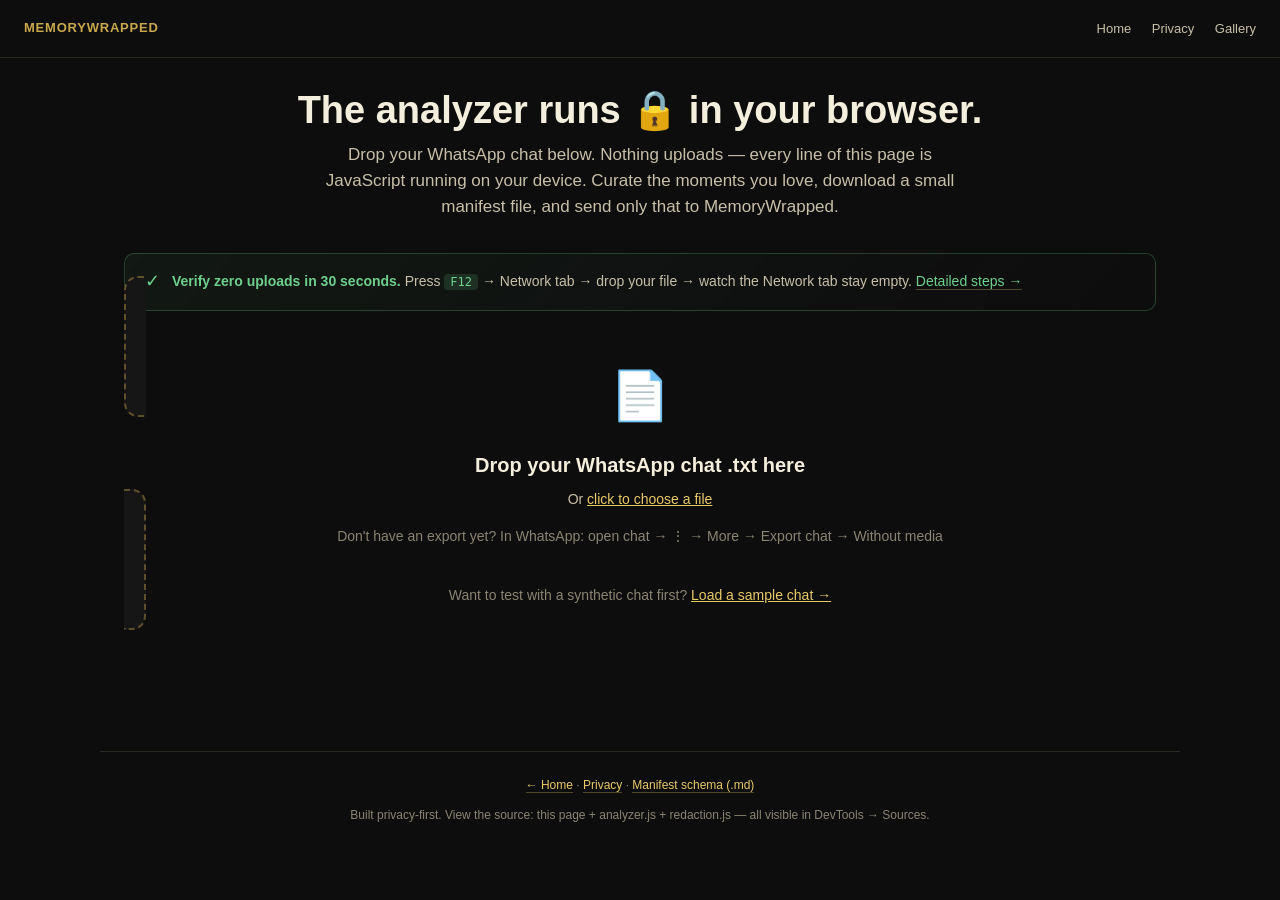
<file: analyzer/index.html>
<!DOCTYPE html>
<html lang="en">
<head>
  <meta charset="UTF-8">
  <meta name="viewport" content="width=device-width, initial-scale=1.0">
  <title>Analyzer — MemoryWrapped (runs in your browser)</title>
  <meta name="description" content="The MemoryWrapped chat analyzer. Runs 100% in your browser. Your chat never uploads anywhere. Verify with DevTools.">
  <link rel="stylesheet" href="styles.css">
</head>
<body>
  <header class="topnav">
    <a href="/" class="brand">MemoryWrapped</a>
    <nav class="nav-links">
      <a href="/">Home</a>
      <a href="/privacy.html">Privacy</a>
      <a href="/card_gallery.html">Gallery</a>
    </nav>
  </header>

  <main>
    <section class="hero">
      <h1>The analyzer runs <span class="lock">🔒</span> in your browser.</h1>
      <p class="lead">Drop your WhatsApp chat below. Nothing uploads — every line of this page is JavaScript running on your device. Curate the moments you love, download a small manifest file, and send only that to MemoryWrapped.</p>
    </section>

    <div class="verify-banner">
      <span class="icon">✓</span>
      <div>
        <b>Verify zero uploads in 30 seconds.</b> Press <code>F12</code> → Network tab → drop your file → watch the Network tab stay empty. <a href="/privacy.html#verify" style="color: var(--good);">Detailed steps →</a>
      </div>
    </div>

    <!-- Step 1: Drop zone -->
    <section id="step-drop">
      <label class="drop-zone" id="dropZone" for="fileInput">
        <input type="file" id="fileInput" accept=".txt,text/plain">
        <div class="icon">📄</div>
        <div class="big">Drop your WhatsApp chat .txt here</div>
        <div class="small">Or <span class="small-link">click to choose a file</span></div>
        <div class="small" style="margin-top: 16px; color: var(--ink-mute);">
          Don't have an export yet? In WhatsApp: open chat → ⋮ → More → Export chat → Without media
        </div>
      </label>
      <div class="try-sample">
        Want to test with a synthetic chat first? <a href="#" id="loadSampleLink">Load a sample chat →</a>
      </div>
      <div class="error hidden" id="dropError"></div>
    </section>

    <!-- Step 2: Results -->
    <section id="step-results" class="hidden">
      <div class="results-header">
        <h2 id="resultsTitle">Your chat, analyzed locally</h2>
        <p style="color: var(--ink-soft); font-size: 14px;" id="resultsSubtitle">Toggle ✅ on the moments you'd love to see on a card. Sensitive items are pre-locked 🔒 for you.</p>
        <div class="stats-grid" id="statsGrid"></div>
      </div>

      <div class="tabs" id="tabs">
        <button class="tab active" data-panel="quotes">Quotes <span class="count" id="cntQuotes">0</span></button>
        <button class="tab" data-panel="milestones">Milestones <span class="count" id="cntMilestones">0</span></button>
        <button class="tab" data-panel="motifs">Motifs <span class="count" id="cntMotifs">0</span></button>
        <button class="tab" data-panel="emojis">Emojis <span class="count" id="cntEmojis">0</span></button>
      </div>

      <div class="tab-panel active" id="panel-quotes"></div>
      <div class="tab-panel" id="panel-milestones"></div>
      <div class="tab-panel" id="panel-motifs"></div>
      <div class="tab-panel" id="panel-emojis"><div class="emoji-grid" id="emojiGrid"></div></div>

      <section class="user-inputs">
        <h3>About this keepsake</h3>
        <div class="field">
          <label for="inpTitle">Title (cover)</label>
          <input type="text" id="inpTitle" placeholder="e.g. Aarav & Meera">
        </div>
        <div class="field">
          <label for="inpSubtitle">Subtitle (optional)</label>
          <input type="text" id="inpSubtitle" placeholder="e.g. Six years, told in messages">
        </div>
        <div class="field-row">
          <div class="field">
            <label for="inpOccasion">Occasion</label>
            <select id="inpOccasion">
              <option value="anniversary">Anniversary</option>
              <option value="birthday">Birthday</option>
              <option value="friendship">Friendship</option>
              <option value="wedding">Wedding</option>
              <option value="other">Other</option>
            </select>
          </div>
          <div class="field">
            <label for="inpTone">Tone</label>
            <select id="inpTone">
              <option value="balanced">Balanced</option>
              <option value="romantic">Romantic</option>
              <option value="funny">Funny</option>
              <option value="emotional">Emotional</option>
              <option value="savage">Savage</option>
            </select>
          </div>
        </div>
        <div class="field-row">
          <div class="field">
            <label for="inpTheme">Theme</label>
            <select id="inpTheme">
              <option value="rose_gold">Rose + Gold</option>
              <option value="sunset">Sunset</option>
              <option value="mint_blush">Mint + Blush</option>
              <option value="custom">Custom (describe below)</option>
            </select>
          </div>
          <div class="field">
            <label for="inpTier">Tier</label>
            <select id="inpTier">
              <option value="mini">Mini — 6 cards (₹499)</option>
              <option value="wrapped" selected>Wrapped — 14 cards (₹999)</option>
              <option value="premium">Premium — 20 cards + website (₹2,999)</option>
            </select>
          </div>
        </div>
        <div class="field">
          <label for="inpNotes">Notes for the designer (optional)</label>
          <textarea id="inpNotes" placeholder="Anything to know? Topics to avoid, must-include vibes, color preferences..."></textarea>
        </div>
      </section>

      <div class="generate-row">
        <div class="approval-summary">
          You've approved <b id="approvedTotal">0</b> moments. <span id="needMoreHint" style="color: var(--ink-mute);">Pick a few more for a richer keepsake.</span>
        </div>
        <button class="btn-generate" id="btnGenerate" disabled>Generate Manifest →</button>
      </div>
    </section>

    <!-- Step 3: Success -->
    <section id="step-success" class="hidden">
      <div class="success-panel">
        <h3>✓ Manifest ready.</h3>
        <p>Your downloaded file:</p>
        <div class="filename" id="downloadedFilename">MW_manifest_*.json</div>
        <p style="margin-top: 16px;">Send this file to MemoryWrapped via DM (<a href="https://www.instagram.com/getmemorywrapped/">@getmemorywrapped</a>) or WhatsApp. That's the only thing you ever send us — your raw chat stays with you.</p>
        <p style="margin-top: 24px; color: var(--ink-mute); font-size: 13px;">
          Want to start over with a different chat? <a href="#" id="resetLink">Reset analyzer →</a>
        </p>
      </div>
    </section>
  </main>

  <footer class="page-footer">
    <p><a href="/">← Home</a> · <a href="/privacy.html">Privacy</a> · <a href="manifest_schema.md">Manifest schema (.md)</a></p>
    <p style="margin-top: 12px;">Built privacy-first. View the source: this page + analyzer.js + redaction.js — all visible in DevTools → Sources.</p>
  </footer>

  <!-- The verifiability log -->
  <script>
    console.log("%cMemoryWrapped analyzer: 100% local. No network. Verify in DevTools Network tab.", "color: #6ECF8C; font-size: 14px; font-weight: bold;");
    console.log("Source files: index.html, analyzer.js, redaction.js, styles.css, manifest_schema.md");
    console.log("Open Network tab and drop your chat. The tab will stay empty during parsing.");
  </script>

  <!-- Main app glue -->
  <script type="module">
    import { parseChat, analyze, buildManifest } from "./analyzer.js";

    const state = {
      analysis: null,
      approvals: { quotes: {}, milestones: {}, motifs: {}, emojis: {} },
      // Sensible defaults for what's pre-approved
    };

    const $ = (id) => document.getElementById(id);

    function show(id) { $(id).classList.remove("hidden"); }
    function hide(id) { $(id).classList.add("hidden"); }

    /* DROP ZONE WIRING */
    const dropZone = $("dropZone");
    const fileInput = $("fileInput");
    const dropError = $("dropError");

    function showError(msg) {
      dropError.textContent = msg;
      dropError.classList.remove("hidden");
    }
    function clearError() {
      dropError.classList.add("hidden");
      dropError.textContent = "";
    }

    dropZone.addEventListener("dragover", (e) => {
      e.preventDefault();
      dropZone.classList.add("dragover");
    });
    dropZone.addEventListener("dragleave", () => dropZone.classList.remove("dragover"));
    dropZone.addEventListener("drop", (e) => {
      e.preventDefault();
      dropZone.classList.remove("dragover");
      const file = e.dataTransfer.files[0];
      if (file) handleFile(file);
    });
    fileInput.addEventListener("change", (e) => {
      const file = e.target.files[0];
      if (file) handleFile(file);
    });

    function handleFile(file) {
      clearError();
      if (!file.name.toLowerCase().endsWith(".txt")) {
        showError("Please drop a .txt file (WhatsApp export). PDFs, images, and zips aren't supported.");
        return;
      }
      if (file.size > 25 * 1024 * 1024) {
        showError("File is larger than 25 MB. Try exporting without media attached.");
        return;
      }
      const reader = new FileReader();
      reader.onload = (ev) => processChat(ev.target.result);
      reader.onerror = () => showError("Couldn't read the file. Try again or use a different file.");
      reader.readAsText(file);
    }

    /* INLINE SAMPLE — embedded directly in the page so loading the sample
       triggers ZERO network calls. Keeps the privacy demo airtight even when
       users try the sample first. They can verify in DevTools Network tab. */
    const SAMPLE_CHAT = `15/01/2020, 9:42 pm - Aarav: hi
15/01/2020, 9:43 pm - Meera: hey :)
20/01/2020, 11:15 pm - Aarav: dinner tomorrow?
20/01/2020, 11:17 pm - Meera: yes please, biryani
14/02/2020, 8:30 am - Aarav: good morning
14/02/2020, 8:31 am - Meera: morning jaan ❤️
02/05/2020, 10:12 pm - Aarav: i love you
02/05/2020, 10:13 pm - Meera: i love you more
15/08/2020, 6:45 pm - Aarav: reached home
15/08/2020, 6:46 pm - Meera: take care, eat dinner
20/12/2020, 11:30 pm - Aarav: missing you
20/12/2020, 11:32 pm - Meera: come over tomorrow
03/03/2021, 9:00 am - Meera: good morning ☀️
03/03/2021, 9:05 am - Aarav: good morning love
15/06/2021, 8:15 pm - Aarav: movie tonight?
15/06/2021, 8:16 pm - Meera: yes! my pick this time
01/01/2022, 12:00 am - Aarav: happy new year wifey 🥂
01/01/2022, 12:01 am - Meera: happy new year husband ❤️🎉
20/03/2024, 7:30 pm - Aarav: i'm sorry about earlier
20/03/2024, 7:32 pm - Meera: forgiven. always
04/04/2025, 6:00 pm - Aarav: 5 years tomorrow
04/04/2025, 6:01 pm - Meera: i know. and a thousand more
05/04/2025, 9:00 am - Meera: anniversary breakfast?
05/04/2025, 9:01 am - Aarav: making it now
30/04/2026, 10:45 pm - Aarav: every day with you is the highlight
30/04/2026, 10:46 pm - Meera: you're my person.`;

    $("loadSampleLink").addEventListener("click", (e) => {
      e.preventDefault();
      clearError();
      processChat(SAMPLE_CHAT);
    });

    function processChat(chatText) {
      try {
        const messages = parseChat(chatText);
        if (messages.length === 0) {
          showError("No messages were parsed. Are you sure this is a WhatsApp .txt export? The first line should look like: 15/01/2020, 9:42 pm - Name: hi");
          return;
        }
        const analysis = analyze(messages);
        state.analysis = analysis;
        initApprovals(analysis);
        renderResults(analysis);
        hide("step-drop");
        show("step-results");
        $("inpTitle").value = analysis.participants.join(" & ");
      } catch (err) {
        showError("Something went wrong: " + err.message);
        console.error(err);
      }
    }

    /* APPROVAL DEFAULTS — non-sensitive items pre-approved */
    function initApprovals(analysis) {
      for (const q of analysis.quotes) state.approvals.quotes[q.id] = !q.sensitive;
      for (const m of analysis.milestones) state.approvals.milestones[m.id] = !m.sensitive;
      for (const m of analysis.motifs) state.approvals.motifs[m.id] = !m.sensitive;
      for (const e of analysis.topEmojis) state.approvals.emojis[e.emoji] = true;
    }

    /* RENDERING */
    function renderResults(analysis) {
      // Stats
      const sg = $("statsGrid");
      sg.innerHTML = "";
      const stats = [
        ["totalMessages", "Messages"],
        ["totalDaysActive", "Days active"],
        ["longestStreakDays", "Longest streak"],
        ["peakHour", "Peak hour"],
        ["peakWeekday", "Peak day"],
        ["mediaCount", "Media shared"],
      ];
      for (const [key, label] of stats) {
        const value = analysis.stats[key];
        const el = document.createElement("div");
        el.className = "stat";
        el.innerHTML = `<span class="num">${typeof value === "number" ? value.toLocaleString() : value}</span><span class="label">${label}</span>`;
        sg.appendChild(el);
      }

      $("cntQuotes").textContent = `(${analysis.quotes.length})`;
      $("cntMilestones").textContent = `(${analysis.milestones.length})`;
      $("cntMotifs").textContent = `(${analysis.motifs.length})`;
      $("cntEmojis").textContent = `(${analysis.topEmojis.length})`;

      renderQuotes();
      renderMilestones();
      renderMotifs();
      renderEmojis();
      updateApprovalSummary();
    }

    function renderQuotes() {
      const panel = $("panel-quotes");
      panel.innerHTML = "";
      for (const q of state.analysis.quotes) {
        panel.appendChild(buildMoment("quotes", q, q.text, [
          { kind: "quote", text: "Quote" },
          ...(q.sensitive ? [{ kind: "lock", text: "🔒 Sensitive — review carefully" }] : []),
          ...(q.redacted ? [{ kind: "redacted", text: "Auto-redacted" }] : []),
        ], `${q.sender} · ${q.date}`));
      }
    }

    function renderMilestones() {
      const panel = $("panel-milestones");
      panel.innerHTML = "";
      for (const m of state.analysis.milestones) {
        panel.appendChild(buildMoment("milestones", m, `${m.title}: "${m.sample}"`, [
          { kind: "kind", text: "Milestone" },
          ...(m.sensitive ? [{ kind: "lock", text: "🔒 Sensitive" }] : []),
        ], `${m.sender} · ${m.date}`));
      }
    }

    function renderMotifs() {
      const panel = $("panel-motifs");
      panel.innerHTML = "";
      for (const m of state.analysis.motifs) {
        panel.appendChild(buildMoment("motifs", m, `${m.label}: ${m.count} times. First sample: "${m.sample}"`, [
          { kind: "kind", text: "Motif" },
          ...(m.sensitive ? [{ kind: "lock", text: "🔒 Sensitive" }] : []),
        ], `${m.firstSender} · first on ${m.firstDate}`));
      }
    }

    function renderEmojis() {
      const grid = $("emojiGrid");
      grid.innerHTML = "";
      for (const e of state.analysis.topEmojis) {
        const el = document.createElement("label");
        el.className = "emoji-item" + (state.approvals.emojis[e.emoji] ? " approved" : "");
        el.innerHTML = `
          <input type="checkbox" data-emoji="${e.emoji.replace(/"/g, "&quot;")}" ${state.approvals.emojis[e.emoji] ? "checked" : ""}>
          <span class="big-emoji">${e.emoji}</span>
          <span class="count">${e.count}×</span>
        `;
        el.querySelector("input").addEventListener("change", (ev) => {
          state.approvals.emojis[e.emoji] = ev.target.checked;
          el.classList.toggle("approved", ev.target.checked);
          updateApprovalSummary();
        });
        grid.appendChild(el);
      }
    }

    function buildMoment(bucket, item, text, badges, meta) {
      const el = document.createElement("label");
      const approved = state.approvals[bucket][item.id];
      el.className = "moment" + (approved ? " approved" : "") + (item.sensitive ? " sensitive" : "");
      const badgeHtml = badges.map(b => `<span class="badge ${b.kind}">${b.text}</span>`).join("");
      el.innerHTML = `
        <input type="checkbox" data-id="${item.id}" ${approved ? "checked" : ""}>
        <div class="body">
          <div class="text">${escapeHtml(text)}</div>
          <div class="meta"><span class="sender">${escapeHtml(meta)}</span></div>
          <div class="badges">${badgeHtml}</div>
        </div>
      `;
      el.querySelector("input").addEventListener("change", (ev) => {
        state.approvals[bucket][item.id] = ev.target.checked;
        el.classList.toggle("approved", ev.target.checked);
        updateApprovalSummary();
      });
      return el;
    }

    function escapeHtml(s) {
      return String(s).replace(/[&<>"']/g, (c) => ({
        "&": "&amp;", "<": "&lt;", ">": "&gt;", '"': "&quot;", "'": "&#39;"
      }[c]));
    }

    /* TAB SWITCHING */
    document.querySelectorAll(".tab").forEach((tab) => {
      tab.addEventListener("click", () => {
        document.querySelectorAll(".tab").forEach(t => t.classList.remove("active"));
        document.querySelectorAll(".tab-panel").forEach(p => p.classList.remove("active"));
        tab.classList.add("active");
        $(`panel-${tab.dataset.panel}`).classList.add("active");
      });
    });

    /* APPROVAL SUMMARY + BUTTON STATE */
    function countApproved() {
      const q = Object.values(state.approvals.quotes).filter(Boolean).length;
      const ms = Object.values(state.approvals.milestones).filter(Boolean).length;
      const mo = Object.values(state.approvals.motifs).filter(Boolean).length;
      const em = Object.values(state.approvals.emojis).filter(Boolean).length;
      return { quotes: q, milestones: ms, motifs: mo, emojis: em, total: q + ms + mo + em };
    }
    function updateApprovalSummary() {
      const { total } = countApproved();
      $("approvedTotal").textContent = total;
      $("btnGenerate").disabled = total < 6;
      const hint = $("needMoreHint");
      if (total < 6) hint.textContent = `Pick at least ${6 - total} more for a usable manifest.`;
      else hint.textContent = "Looks good! Generate when you're ready.";
    }

    /* GENERATE MANIFEST */
    $("btnGenerate").addEventListener("click", () => {
      const userInputs = {
        title: $("inpTitle").value.trim(),
        subtitle: $("inpSubtitle").value.trim(),
        occasion: $("inpOccasion").value,
        tone: $("inpTone").value,
        theme: $("inpTheme").value,
        tier: $("inpTier").value,
        notes: $("inpNotes").value.trim(),
        includeUserAgent: false,
      };
      const manifest = buildManifest(state.analysis, state.approvals, userInputs);

      // Slug for filename
      const slug = state.analysis.participants
        .join("_").toLowerCase().replace(/[^a-z0-9_]/g, "");
      const ts = new Date().toISOString().replace(/[-:.]/g, "").substring(0, 15);
      const filename = `MW_manifest_${slug}_${ts}.json`;

      const blob = new Blob([JSON.stringify(manifest, null, 2)], { type: "application/json" });
      const url = URL.createObjectURL(blob);
      const a = document.createElement("a");
      a.href = url;
      a.download = filename;
      a.click();
      URL.revokeObjectURL(url);

      $("downloadedFilename").textContent = filename;
      hide("step-results");
      show("step-success");
      window.scrollTo({ top: 0, behavior: "smooth" });
    });

    /* RESET */
    $("resetLink").addEventListener("click", (e) => {
      e.preventDefault();
      state.analysis = null;
      state.approvals = { quotes: {}, milestones: {}, motifs: {}, emojis: {} };
      hide("step-success");
      hide("step-results");
      show("step-drop");
      fileInput.value = "";
    });
  </script>
</body>
</html>
</file>
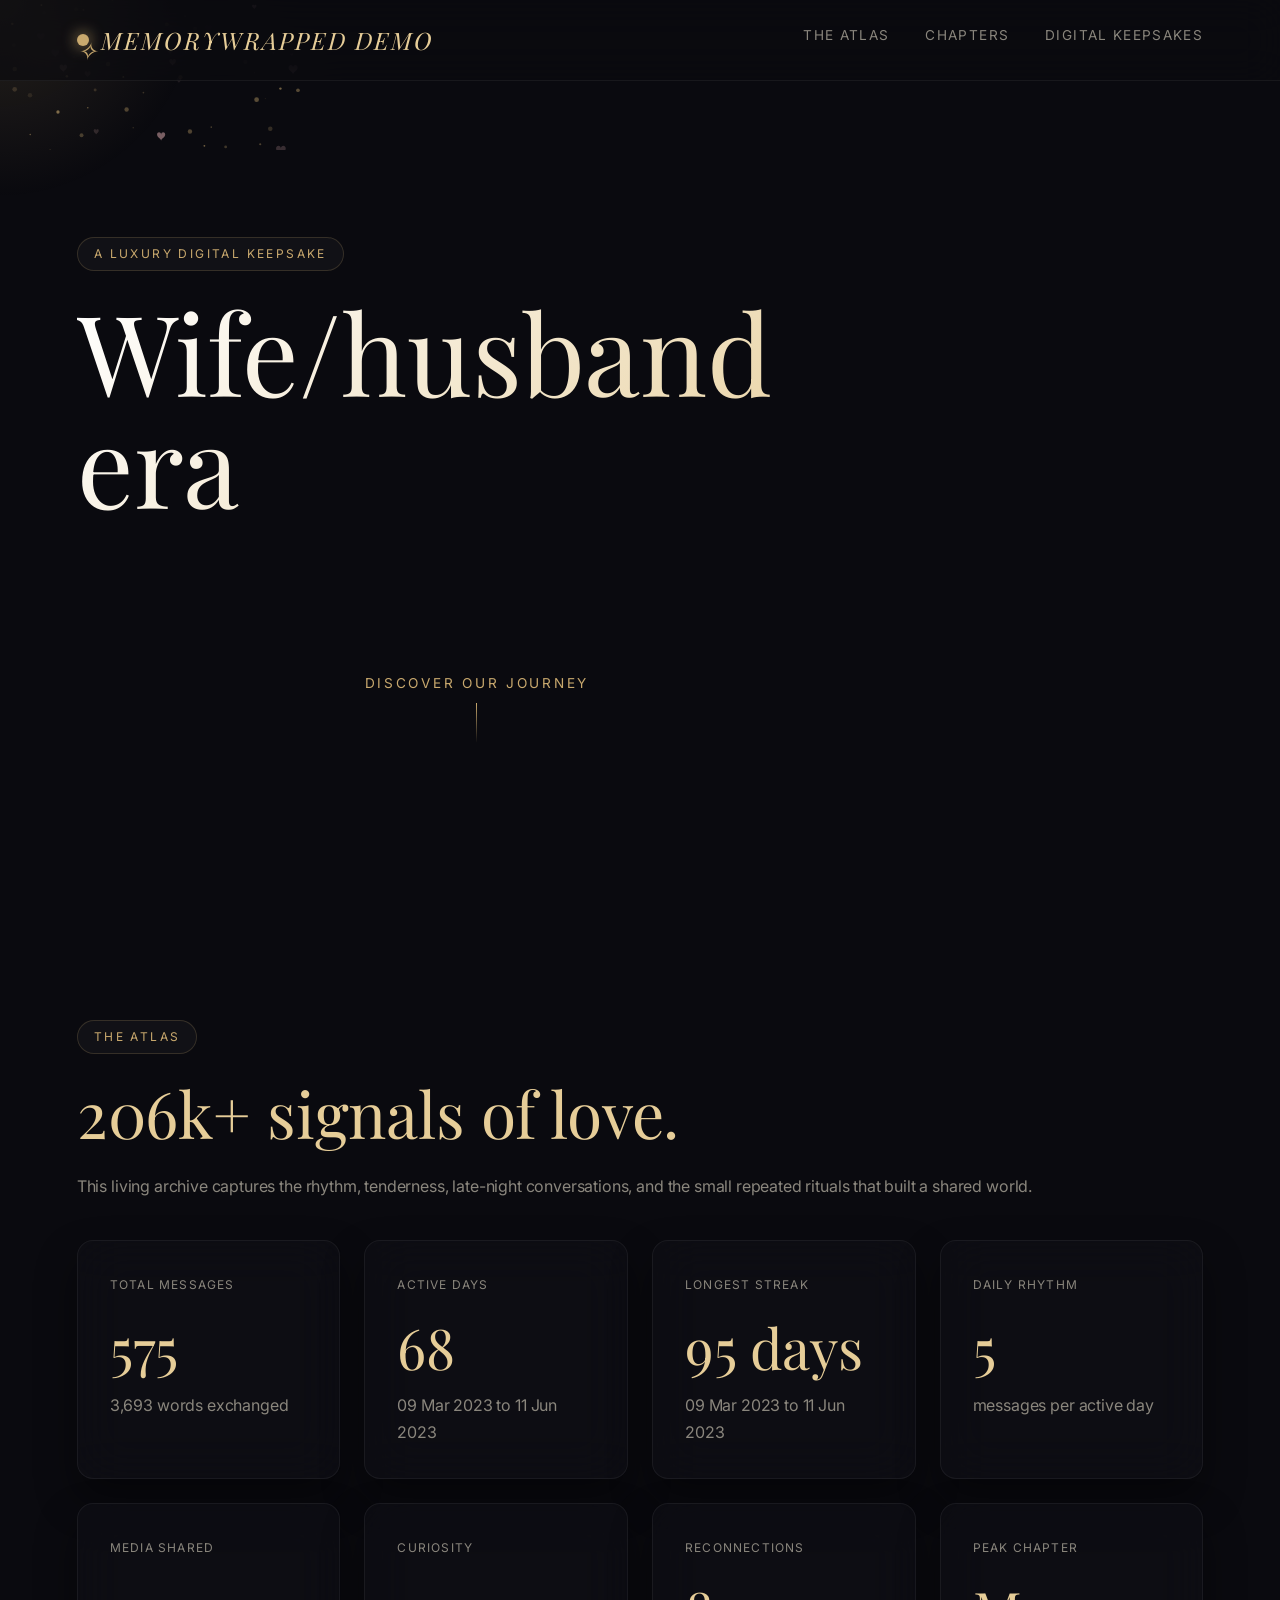
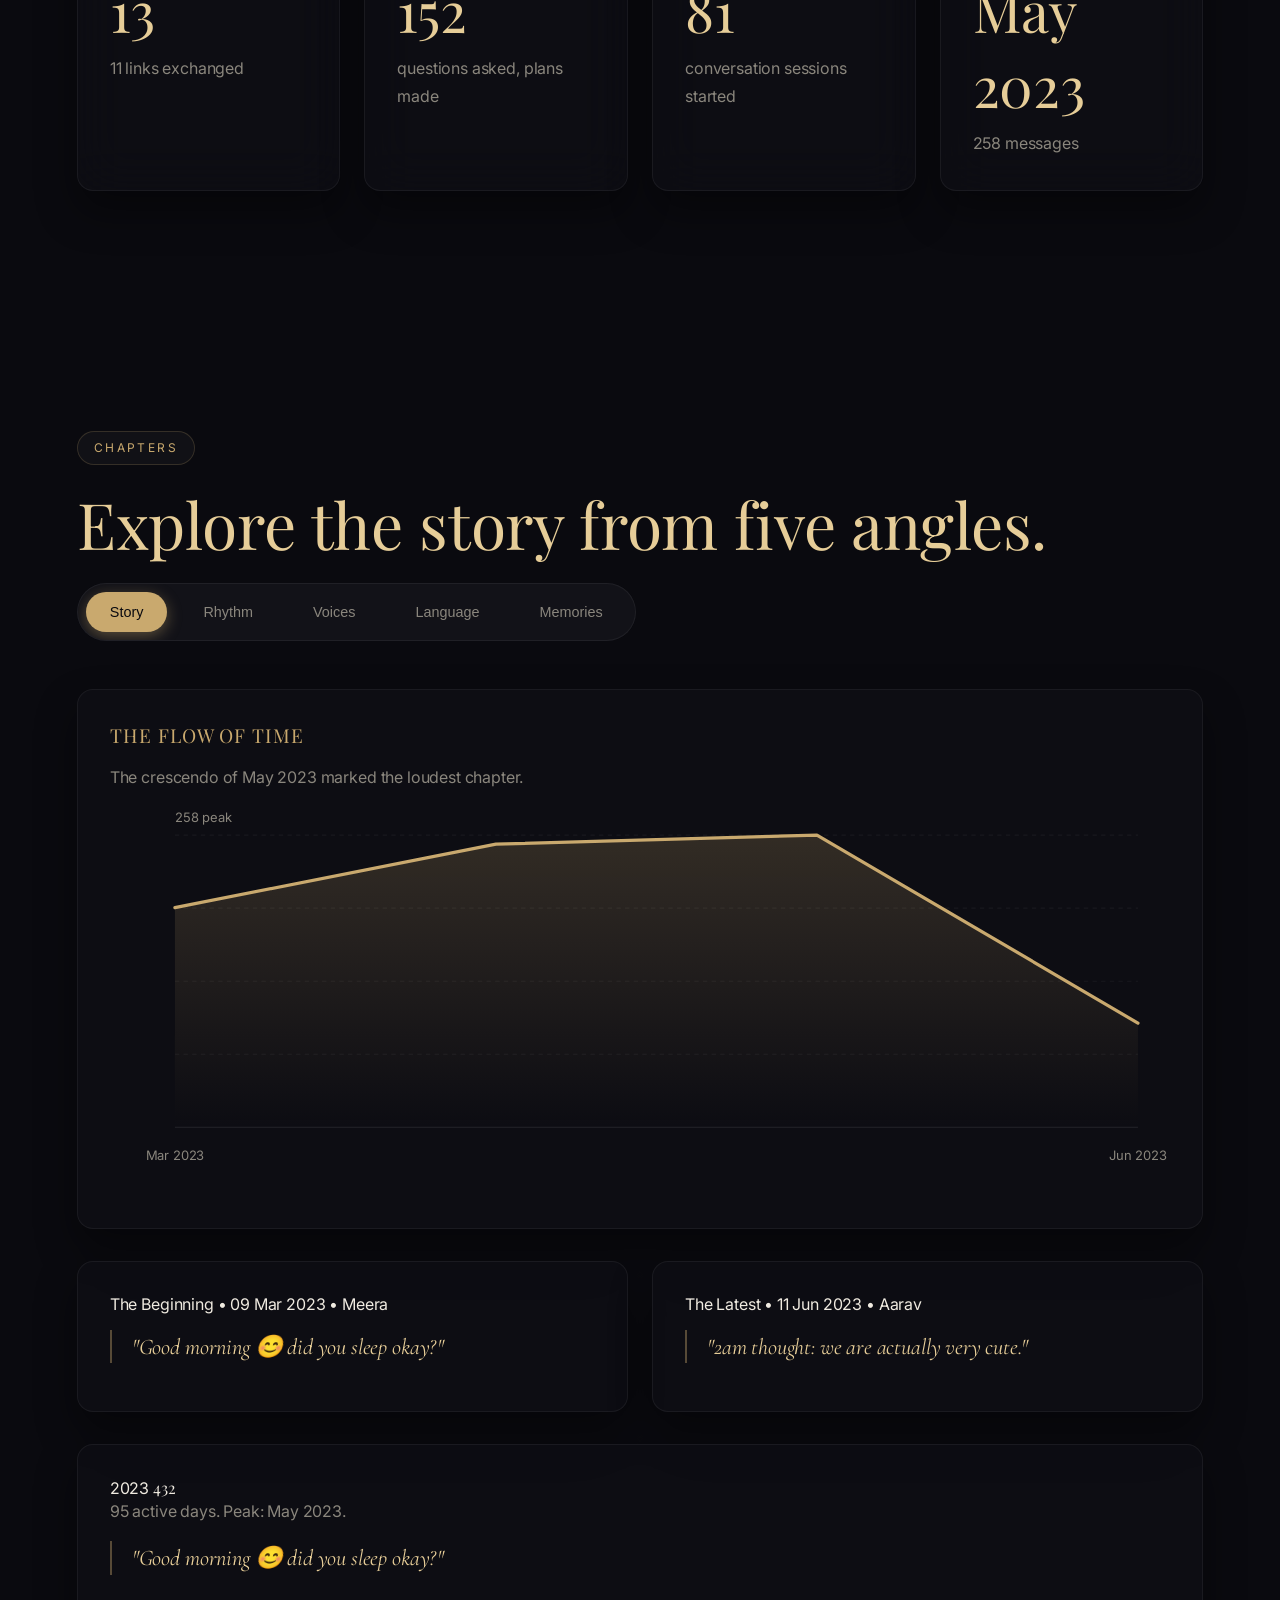
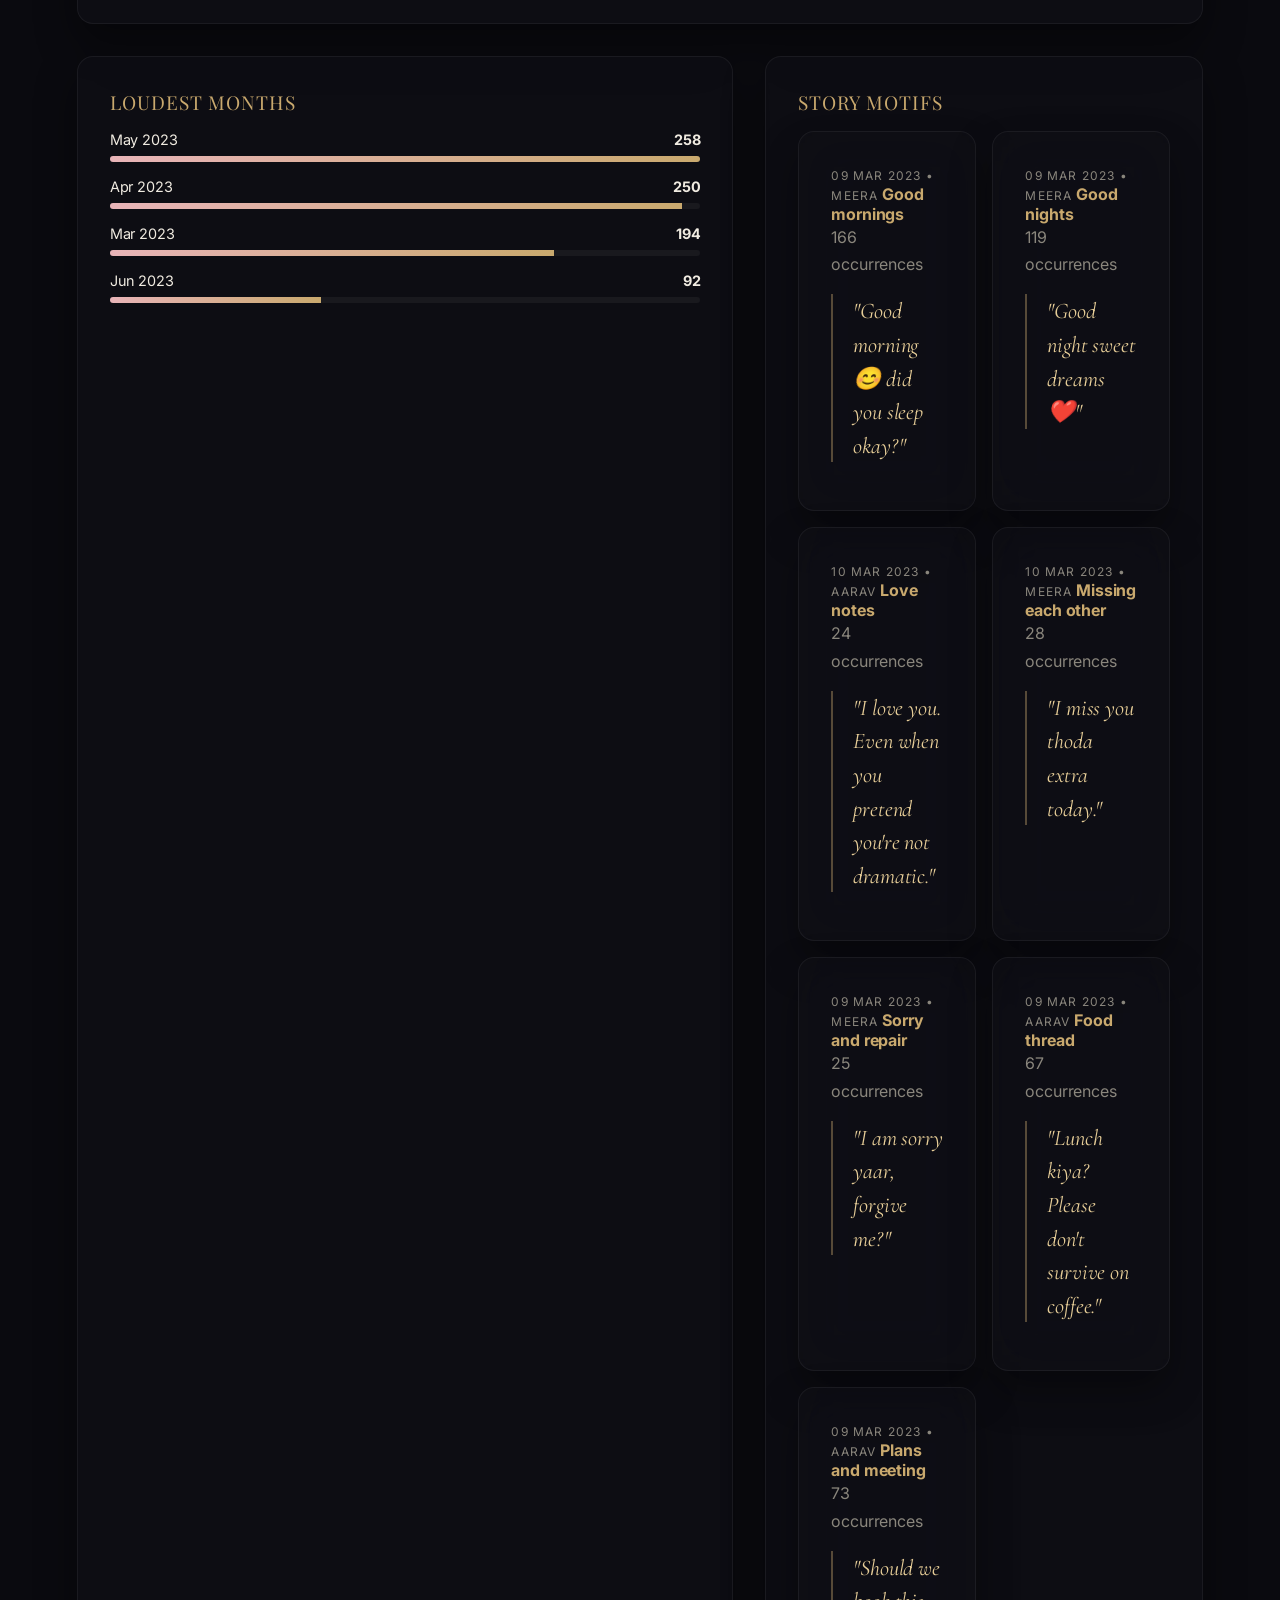
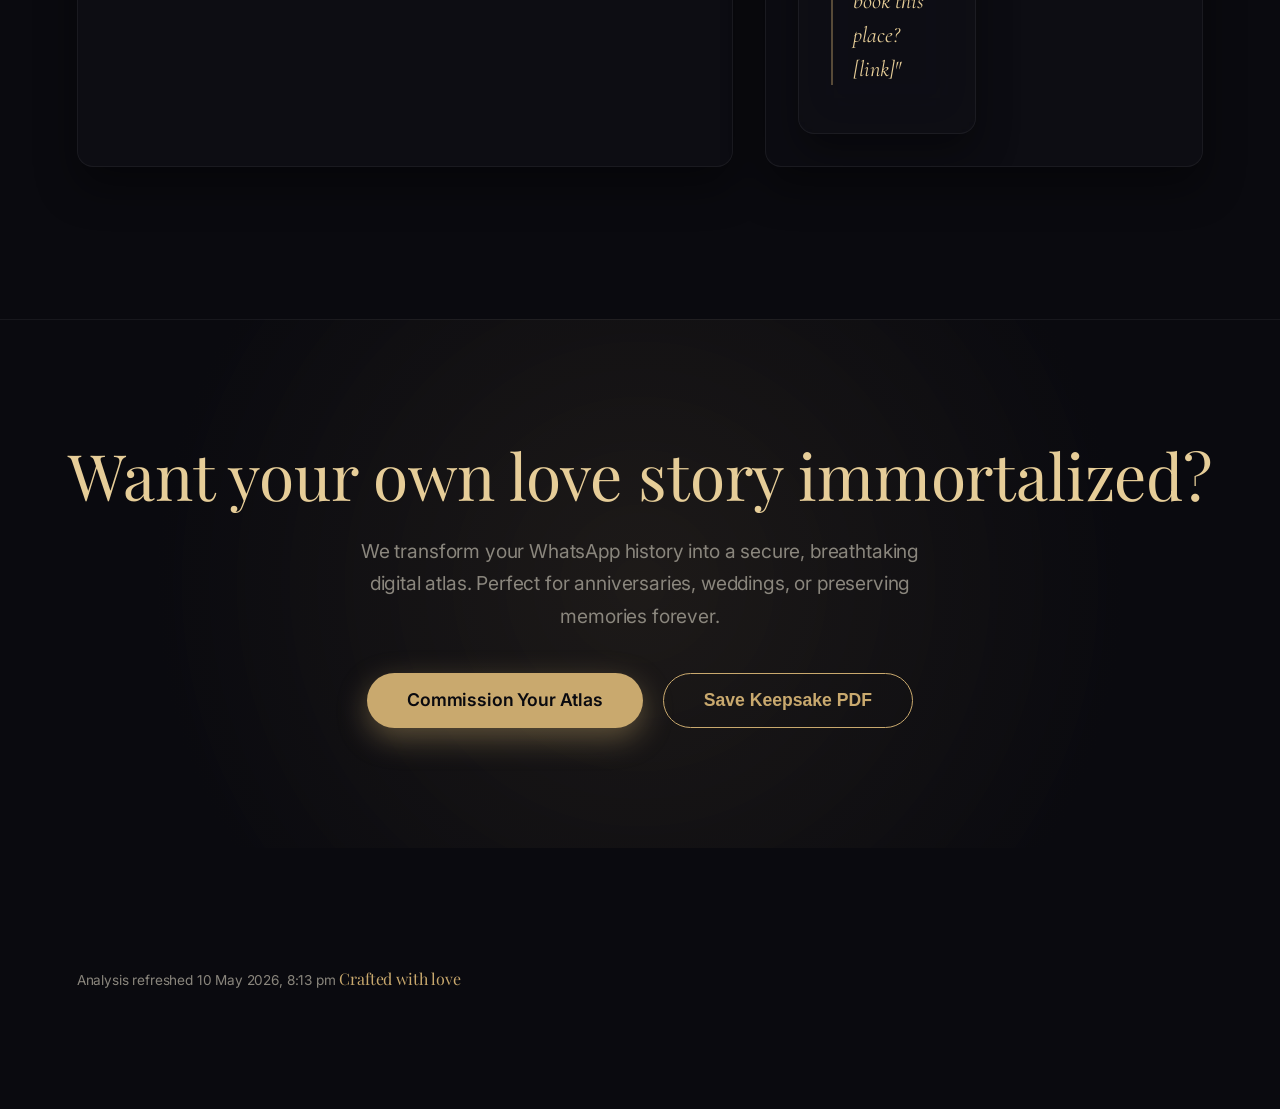
<file: samples/generated_outputs/aarav_meera_anniversary/site/index.html>
<!doctype html>
<html lang="en">
  <head>
    <meta charset="utf-8" />
    <meta name="viewport" content="width=device-width, initial-scale=1" />
    <title>Aarav & Meera | MemoryWrapped Demo</title>
    <meta name="description" content="A MemoryWrapped demo — see how your WhatsApp chat becomes a cinematic private keepsake. Synthetic data only." />
    <link rel="icon" href='data:image/svg+xml,<svg xmlns="http://www.w3.org/2000/svg" viewBox="0 0 64 64"><circle cx="32" cy="32" r="32" fill="%230a0a0f"/><circle cx="25" cy="32" r="15" fill="none" stroke="%23c9a96e" stroke-width="4"/><circle cx="39" cy="32" r="15" fill="none" stroke="%23e8b4b8" stroke-width="4"/></svg>' />
    <link rel="stylesheet" href="styles.css" />
  </head>
  <body>
    <!-- Cinematic Preloader -->
    <div id="preloader">
      <div class="monogram-loader">MW</div>
    </div>

    <!-- Mouse Glow Effect -->
    <div id="cursor-glow"></div>

    <header class="site-header">
      <a class="brand" href="#top" aria-label="MemoryWrapped Demo">
        <span class="brand-mark" aria-hidden="true" style="color:var(--gold);">✧</span>
        <span style="letter-spacing: 2px;">MEMORYWRAPPED DEMO</span>
      </a>
      <nav aria-label="Page sections">
        <a href="#atlas">The Atlas</a>
        <a href="#tabs">Chapters</a>
        <a href="#cta">Digital Keepsakes</a>
      </nav>
    </header>

    <main id="top">
      <!-- Hero Section with Canvas Particles -->
      <section class="hero">
        <canvas id="canvas-container"></canvas>
        <div class="hero-content reveal">
          <p class="privacy-note">A Luxury Digital Keepsake</p>
          <h1 id="page-title">Aarav & Meera</h1>
          <!-- Typewriter container -->
          <p id="page-subtitle" class="lede"></p>
          
          <div class="hero-scroll-indicator reveal" style="margin-top: 60px; display: flex; flex-direction: column; align-items: center; gap: 12px; opacity: 0; animation: fadeIn 2s 2s forwards;">
            <span style="font-family: 'Inter', sans-serif; font-size: 0.85rem; letter-spacing: 0.2em; text-transform: uppercase; color: var(--gold);">Discover Our Journey</span>
            <div class="scroll-arrow" style="width: 1px; height: 40px; background: linear-gradient(to bottom, var(--gold), transparent); animation: bounce 2s infinite;"></div>
          </div>
        </div>
      </section>

      <!-- Overview Stats -->
      <section id="atlas" class="stats-strip" aria-label="Chat overview">
        <div class="section-intro">
          <p class="section-kicker">The Atlas</p>
          <h2 class="reveal">206k+ signals of love.</h2>
          <p class="reveal">
            This living archive captures the rhythm, tenderness, late-night conversations, and the small repeated rituals that built a shared world.
          </p>
        </div>
        <div id="overview-stats" class="stats-grid"></div>
      </section>

      <!-- Chapters Shell -->
      <section id="tabs" class="chapter-shell">
        <div class="section-intro reveal">
          <p class="section-kicker">Chapters</p>
          <h2>Explore the story from five angles.</h2>
        </div>
        <div class="tab-bar reveal" role="tablist" aria-label="Story chapters">
          <button class="tab-button active" type="button" data-tab="story">Story</button>
          <button class="tab-button" type="button" data-tab="rhythm">Rhythm</button>
          <button class="tab-button" type="button" data-tab="voices">Voices</button>
          <button class="tab-button" type="button" data-tab="language">Language</button>
          <button class="tab-button" type="button" data-tab="memories">Memories</button>
        </div>

        <section id="tab-story" class="tab-panel active" aria-label="Story chapter"></section>
        <section id="tab-rhythm" class="tab-panel" aria-label="Rhythm chapter"></section>
        <section id="tab-voices" class="tab-panel" aria-label="Voices chapter"></section>
        <section id="tab-language" class="tab-panel" aria-label="Language chapter"></section>
        <section id="tab-memories" class="tab-panel" aria-label="Memories chapter"></section>
      </section>

      <!-- CTA / Sales Section -->
      <section id="cta" class="cta-section reveal">
        <h2>Want your own love story immortalized?</h2>
        <p style="max-width: 600px; margin: 0 auto 40px; font-size: 1.2rem;">
          We transform your WhatsApp history into a secure, breathtaking digital atlas. Perfect for anniversaries, weddings, or preserving memories forever.
        </p>
        <div style="display: flex; gap: 20px; justify-content: center; flex-wrap: wrap;">
          <a href="#" class="button">Commission Your Atlas</a>
          <button onclick="window.print()" class="button" style="background: transparent; border: 1px solid var(--gold); color: var(--gold); box-shadow: none;">Save Keepsake PDF</button>
        </div>
      </section>
    </main>

    <footer class="closing">
      <span id="generated-at" style="color: var(--text-muted); font-size: 0.85rem;"></span>
      <span style="color: var(--gold); font-family: 'Playfair Display', serif;">Crafted with love</span>
    </footer>

    <!-- Scripts -->
    <script src="analysis-data.js"></script>
    <script src="app.js"></script>
  </body>
</html>
</file>
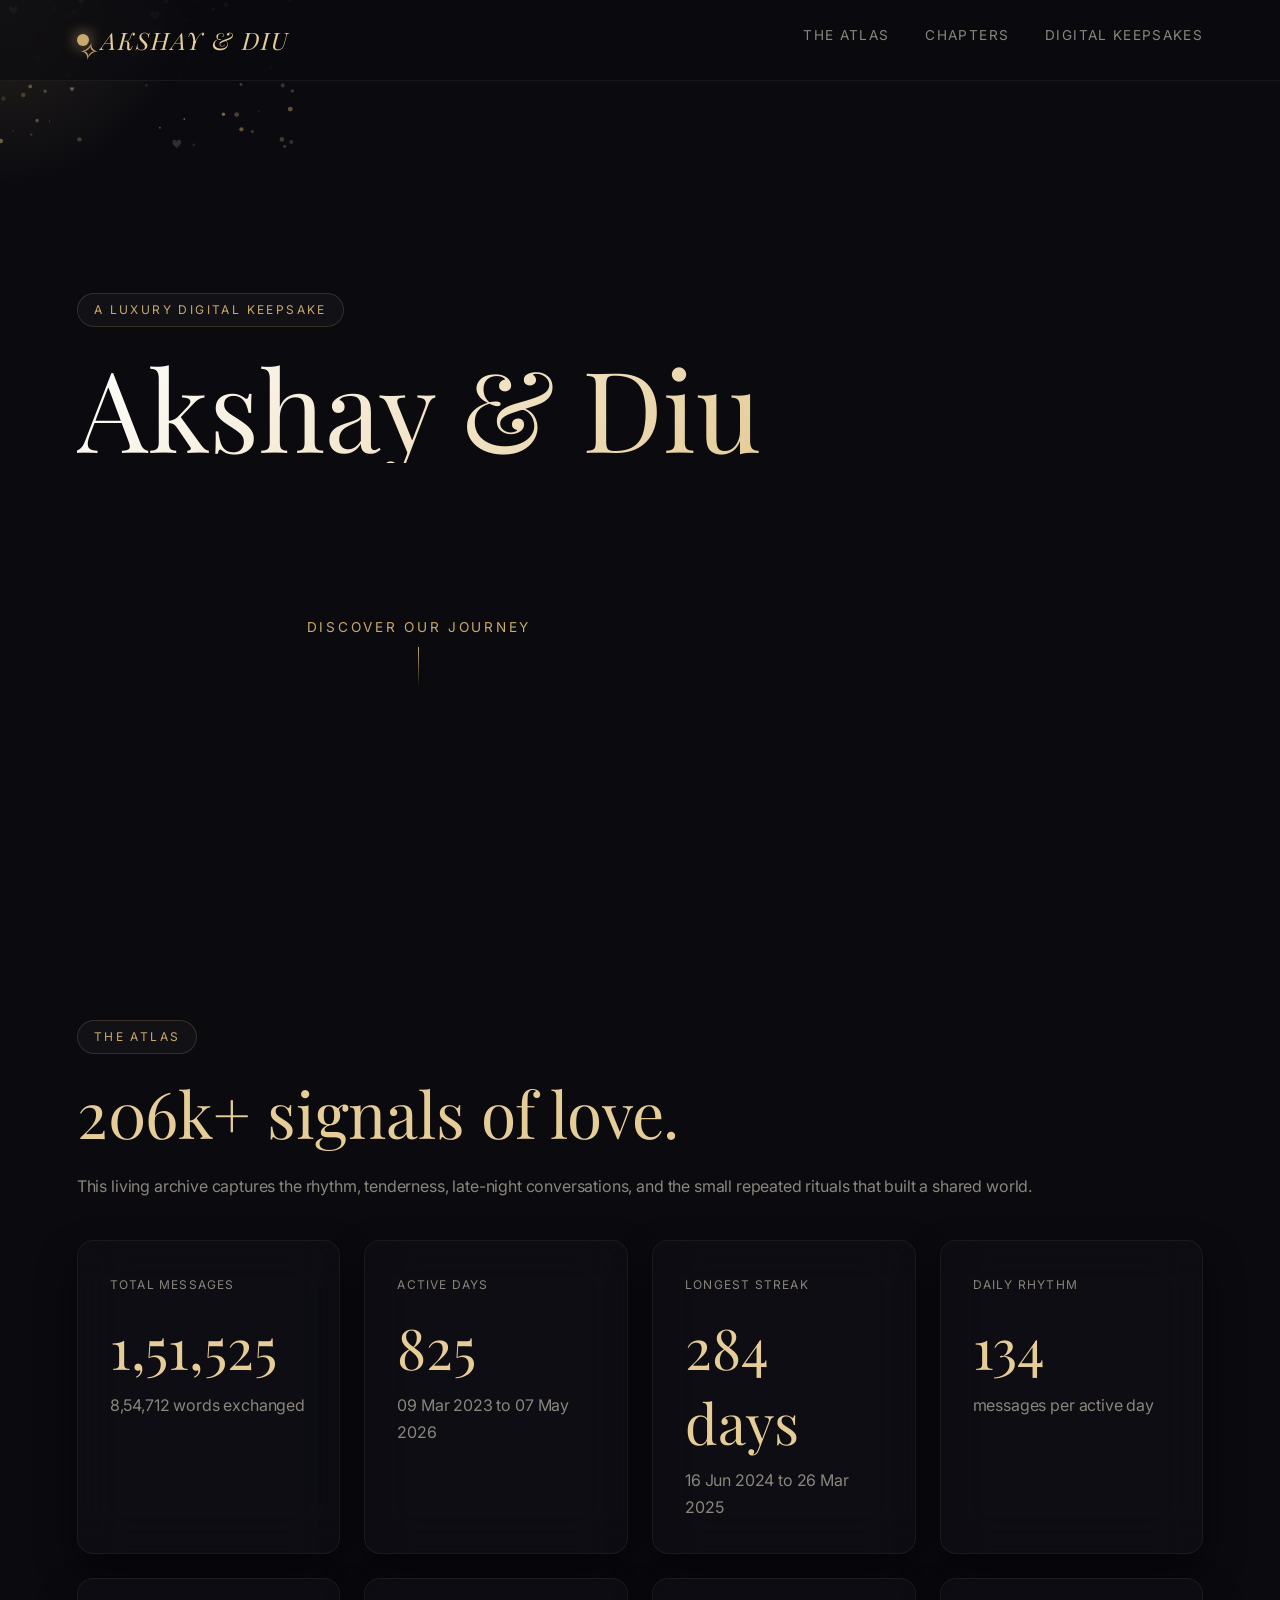
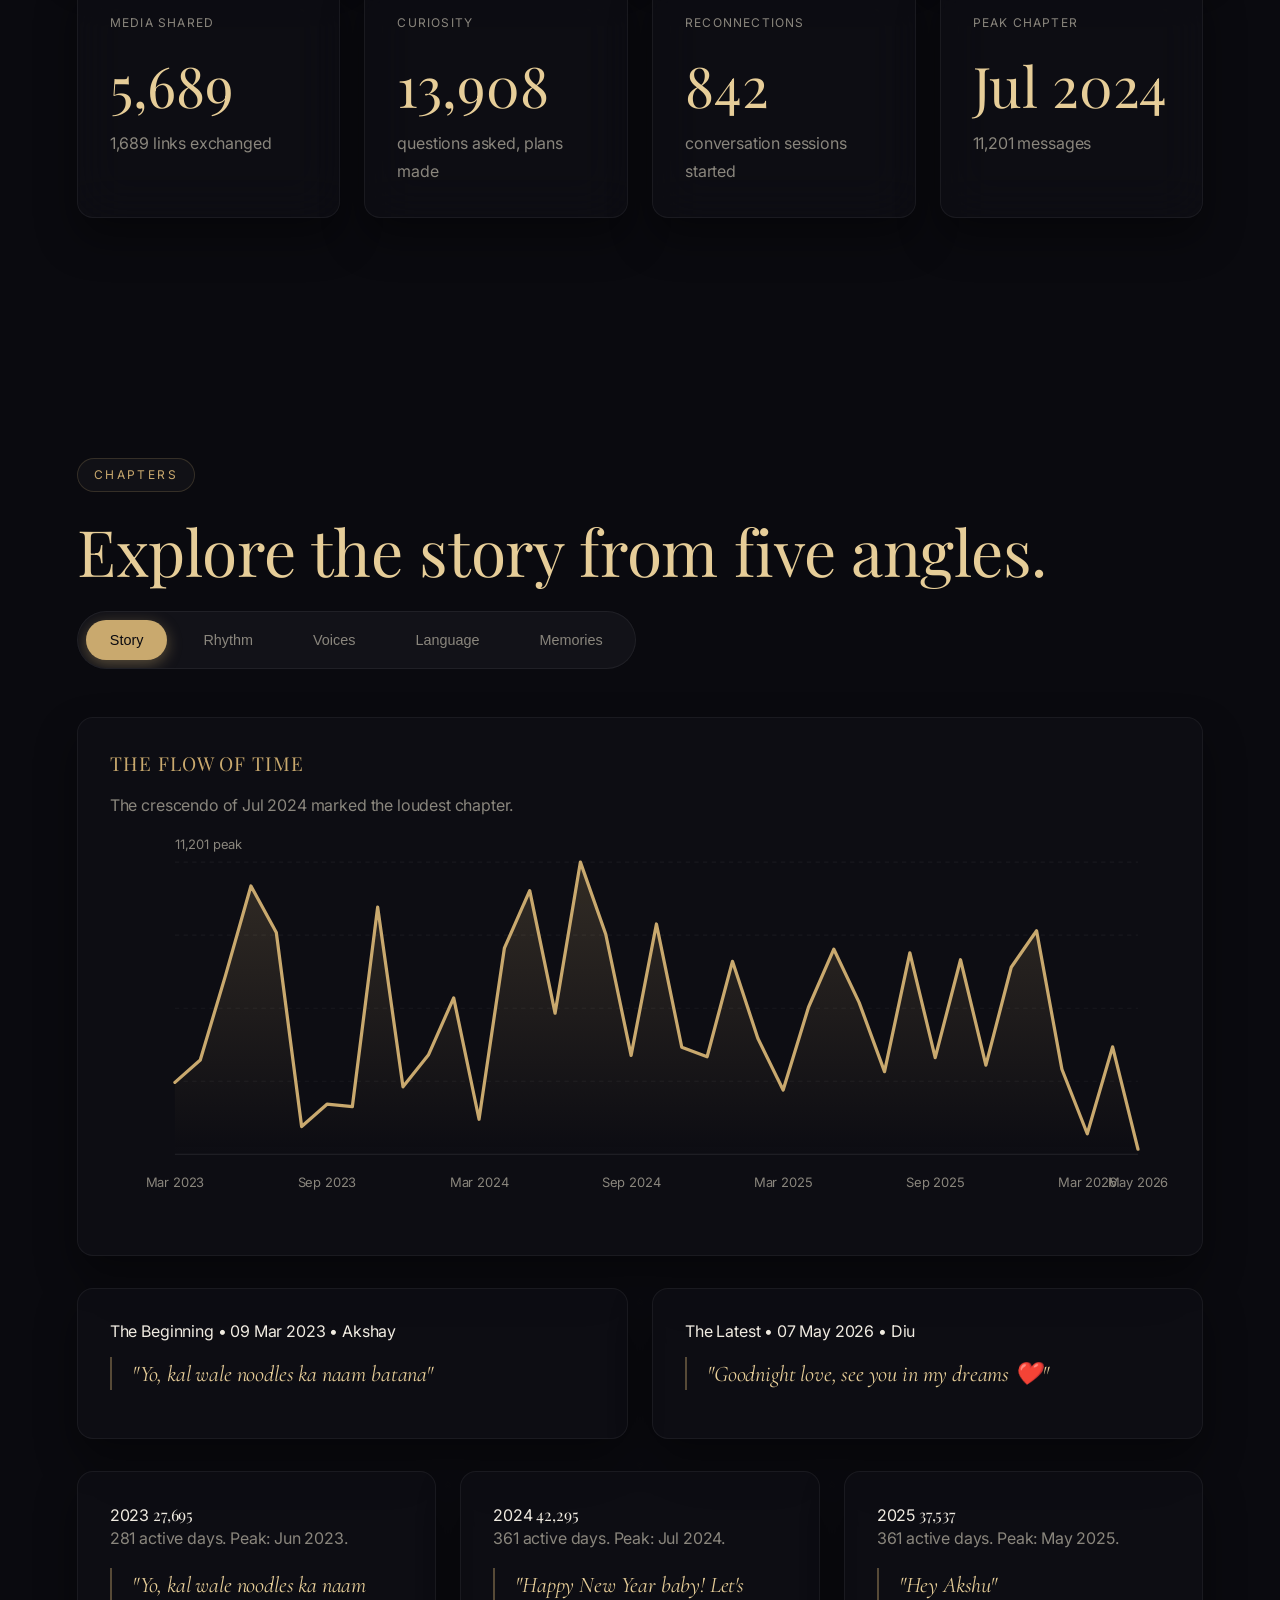
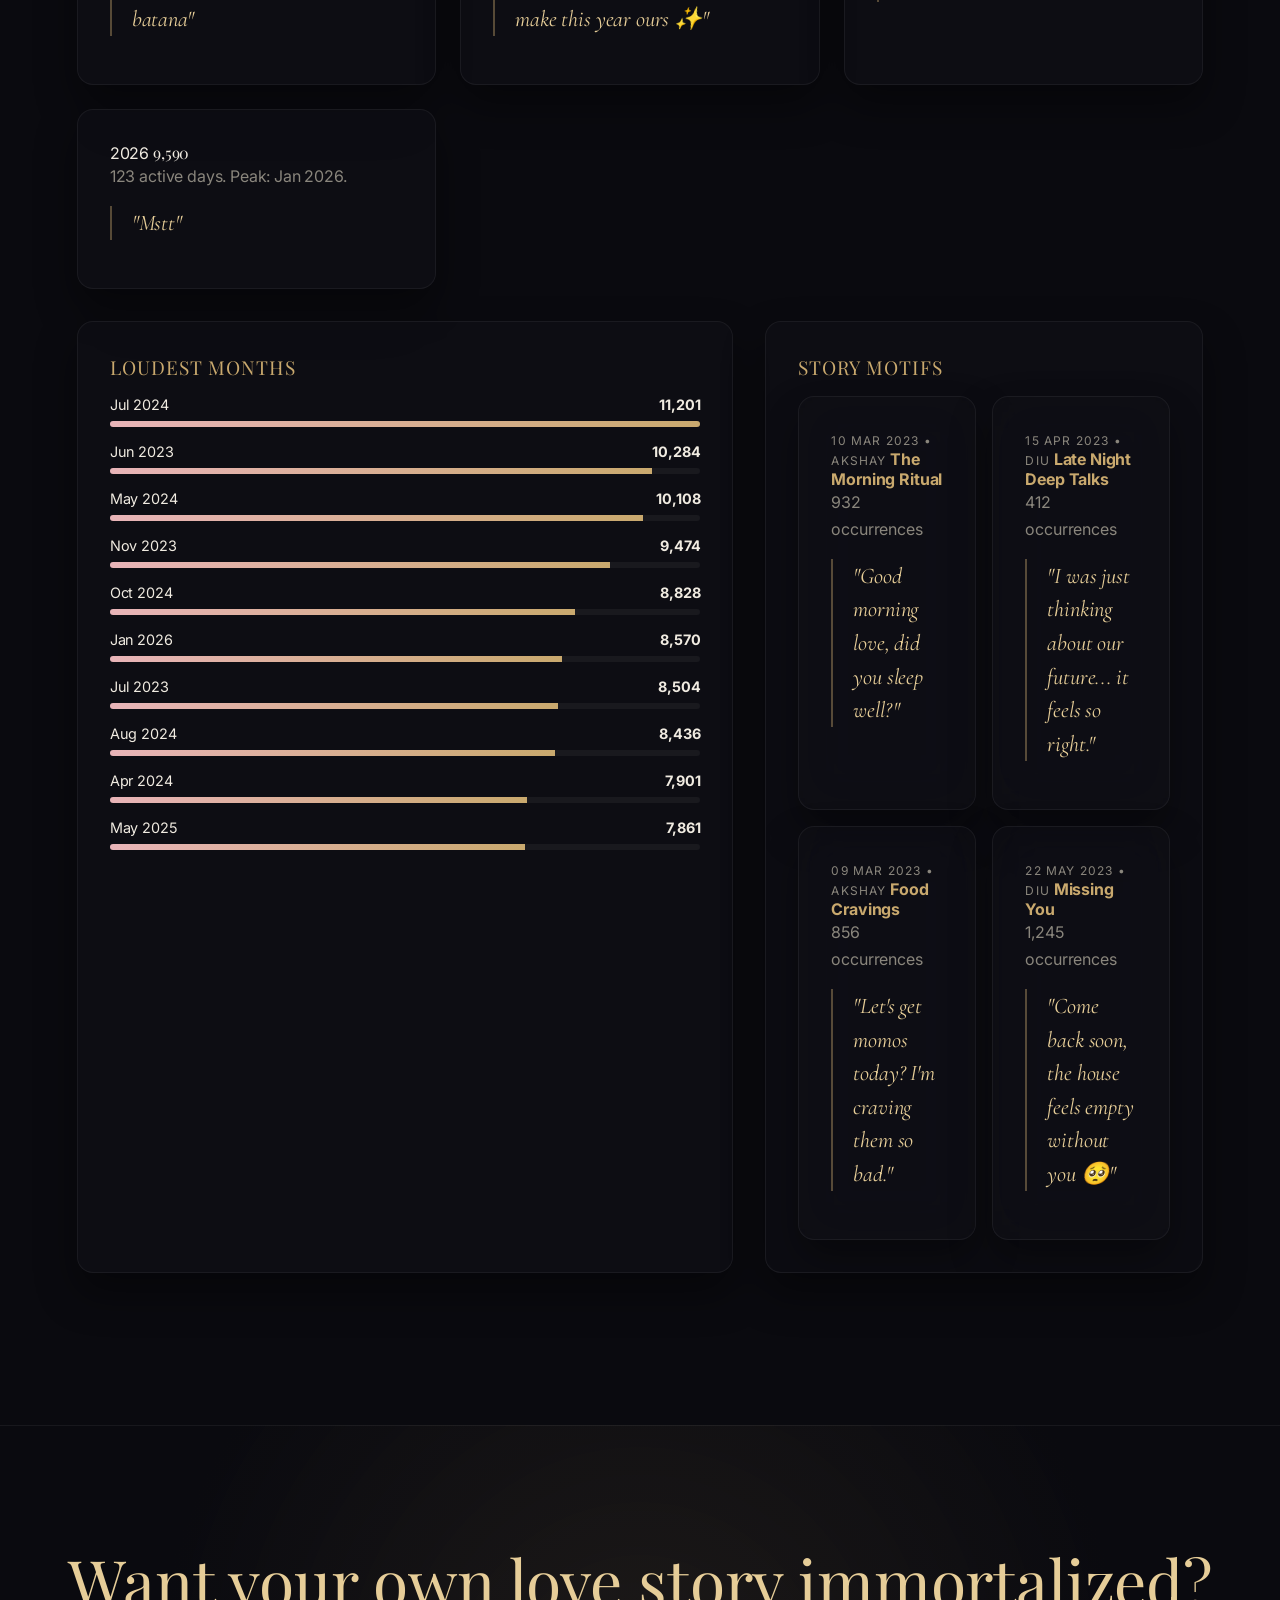
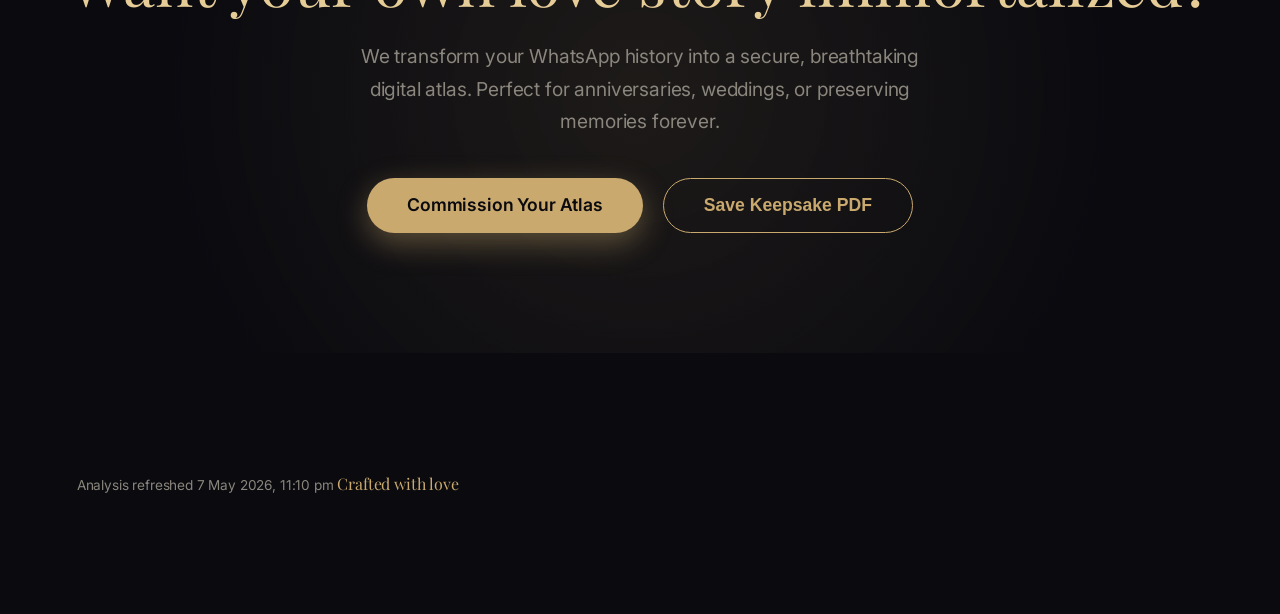
<file: samples/generated_outputs/akshay_diu/site/index.html>
<!doctype html>
<html lang="en">
  <head>
    <meta charset="utf-8" />
    <meta name="viewport" content="width=device-width, initial-scale=1" />
    <title>Akshay & Diu | A Love Story in Data</title>
    <meta name="description" content="A digital keepsake and cinematic journey of Akshay & Diu's relationship, built from pure data and love." />
    <link rel="icon" href='data:image/svg+xml,<svg xmlns="http://www.w3.org/2000/svg" viewBox="0 0 64 64"><circle cx="32" cy="32" r="32" fill="%230a0a0f"/><circle cx="25" cy="32" r="15" fill="none" stroke="%23c9a96e" stroke-width="4"/><circle cx="39" cy="32" r="15" fill="none" stroke="%23e8b4b8" stroke-width="4"/></svg>' />
    <link rel="stylesheet" href="styles.css" />
  </head>
  <body>
    <!-- Cinematic Preloader -->
    <div id="preloader">
      <div class="monogram-loader">A <span style="color:var(--rose); font-style: italic;">&</span> D</div>
    </div>

    <!-- Mouse Glow Effect -->
    <div id="cursor-glow"></div>

    <header class="site-header">
      <a class="brand" href="#top" aria-label="Akshay and Diu">
        <span class="brand-mark" aria-hidden="true" style="color:var(--gold);">✧</span>
        <span style="letter-spacing: 2px;">AKSHAY & DIU</span>
      </a>
      <nav aria-label="Page sections">
        <a href="#atlas">The Atlas</a>
        <a href="#tabs">Chapters</a>
        <a href="#cta">Digital Keepsakes</a>
      </nav>
    </header>

    <main id="top">
      <!-- Hero Section with Canvas Particles -->
      <section class="hero">
        <canvas id="canvas-container"></canvas>
        <div class="hero-content reveal">
          <p class="privacy-note">A Luxury Digital Keepsake</p>
          <h1 id="page-title">Akshay & Diu</h1>
          <!-- Typewriter container -->
          <p id="page-subtitle" class="lede"></p>
          
          <div class="hero-scroll-indicator reveal" style="margin-top: 60px; display: flex; flex-direction: column; align-items: center; gap: 12px; opacity: 0; animation: fadeIn 2s 2s forwards;">
            <span style="font-family: 'Inter', sans-serif; font-size: 0.85rem; letter-spacing: 0.2em; text-transform: uppercase; color: var(--gold);">Discover Our Journey</span>
            <div class="scroll-arrow" style="width: 1px; height: 40px; background: linear-gradient(to bottom, var(--gold), transparent); animation: bounce 2s infinite;"></div>
          </div>
        </div>
      </section>

      <!-- Overview Stats -->
      <section id="atlas" class="stats-strip" aria-label="Chat overview">
        <div class="section-intro">
          <p class="section-kicker">The Atlas</p>
          <h2 class="reveal">206k+ signals of love.</h2>
          <p class="reveal">
            This living archive captures the rhythm, tenderness, late-night conversations, and the small repeated rituals that built a shared world.
          </p>
        </div>
        <div id="overview-stats" class="stats-grid"></div>
      </section>

      <!-- Chapters Shell -->
      <section id="tabs" class="chapter-shell">
        <div class="section-intro reveal">
          <p class="section-kicker">Chapters</p>
          <h2>Explore the story from five angles.</h2>
        </div>
        <div class="tab-bar reveal" role="tablist" aria-label="Story chapters">
          <button class="tab-button active" type="button" data-tab="story">Story</button>
          <button class="tab-button" type="button" data-tab="rhythm">Rhythm</button>
          <button class="tab-button" type="button" data-tab="voices">Voices</button>
          <button class="tab-button" type="button" data-tab="language">Language</button>
          <button class="tab-button" type="button" data-tab="memories">Memories</button>
        </div>

        <section id="tab-story" class="tab-panel active" aria-label="Story chapter"></section>
        <section id="tab-rhythm" class="tab-panel" aria-label="Rhythm chapter"></section>
        <section id="tab-voices" class="tab-panel" aria-label="Voices chapter"></section>
        <section id="tab-language" class="tab-panel" aria-label="Language chapter"></section>
        <section id="tab-memories" class="tab-panel" aria-label="Memories chapter"></section>
      </section>

      <!-- CTA / Sales Section -->
      <section id="cta" class="cta-section reveal">
        <h2>Want your own love story immortalized?</h2>
        <p style="max-width: 600px; margin: 0 auto 40px; font-size: 1.2rem;">
          We transform your WhatsApp history into a secure, breathtaking digital atlas. Perfect for anniversaries, weddings, or preserving memories forever.
        </p>
        <div style="display: flex; gap: 20px; justify-content: center; flex-wrap: wrap;">
          <a href="#" class="button">Commission Your Atlas</a>
          <button onclick="window.print()" class="button" style="background: transparent; border: 1px solid var(--gold); color: var(--gold); box-shadow: none;">Save Keepsake PDF</button>
        </div>
      </section>
    </main>

    <footer class="closing">
      <span id="generated-at" style="color: var(--text-muted); font-size: 0.85rem;"></span>
      <span style="color: var(--gold); font-family: 'Playfair Display', serif;">Crafted with love</span>
    </footer>

    <!-- Scripts -->
    <script src="analysis-data.js"></script>
    <script src="app.js"></script>
  </body>
</html>
</file>
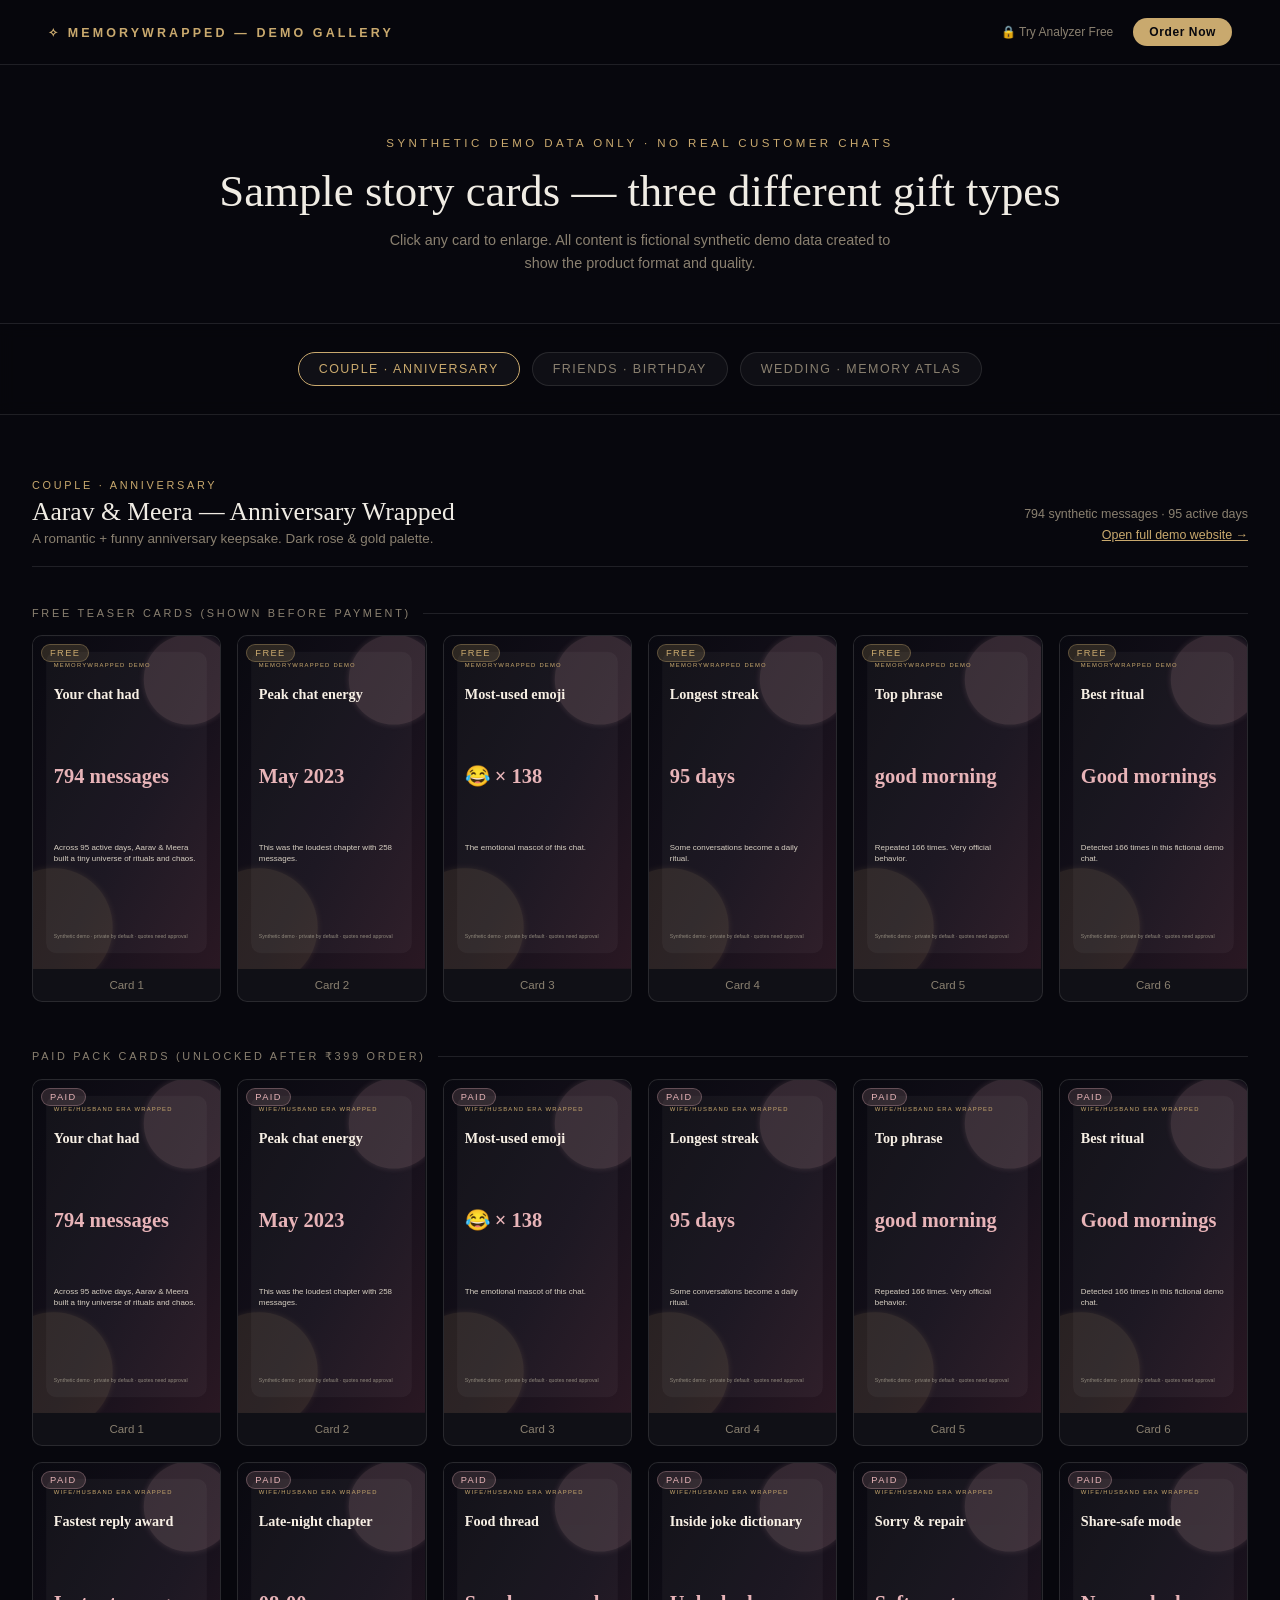
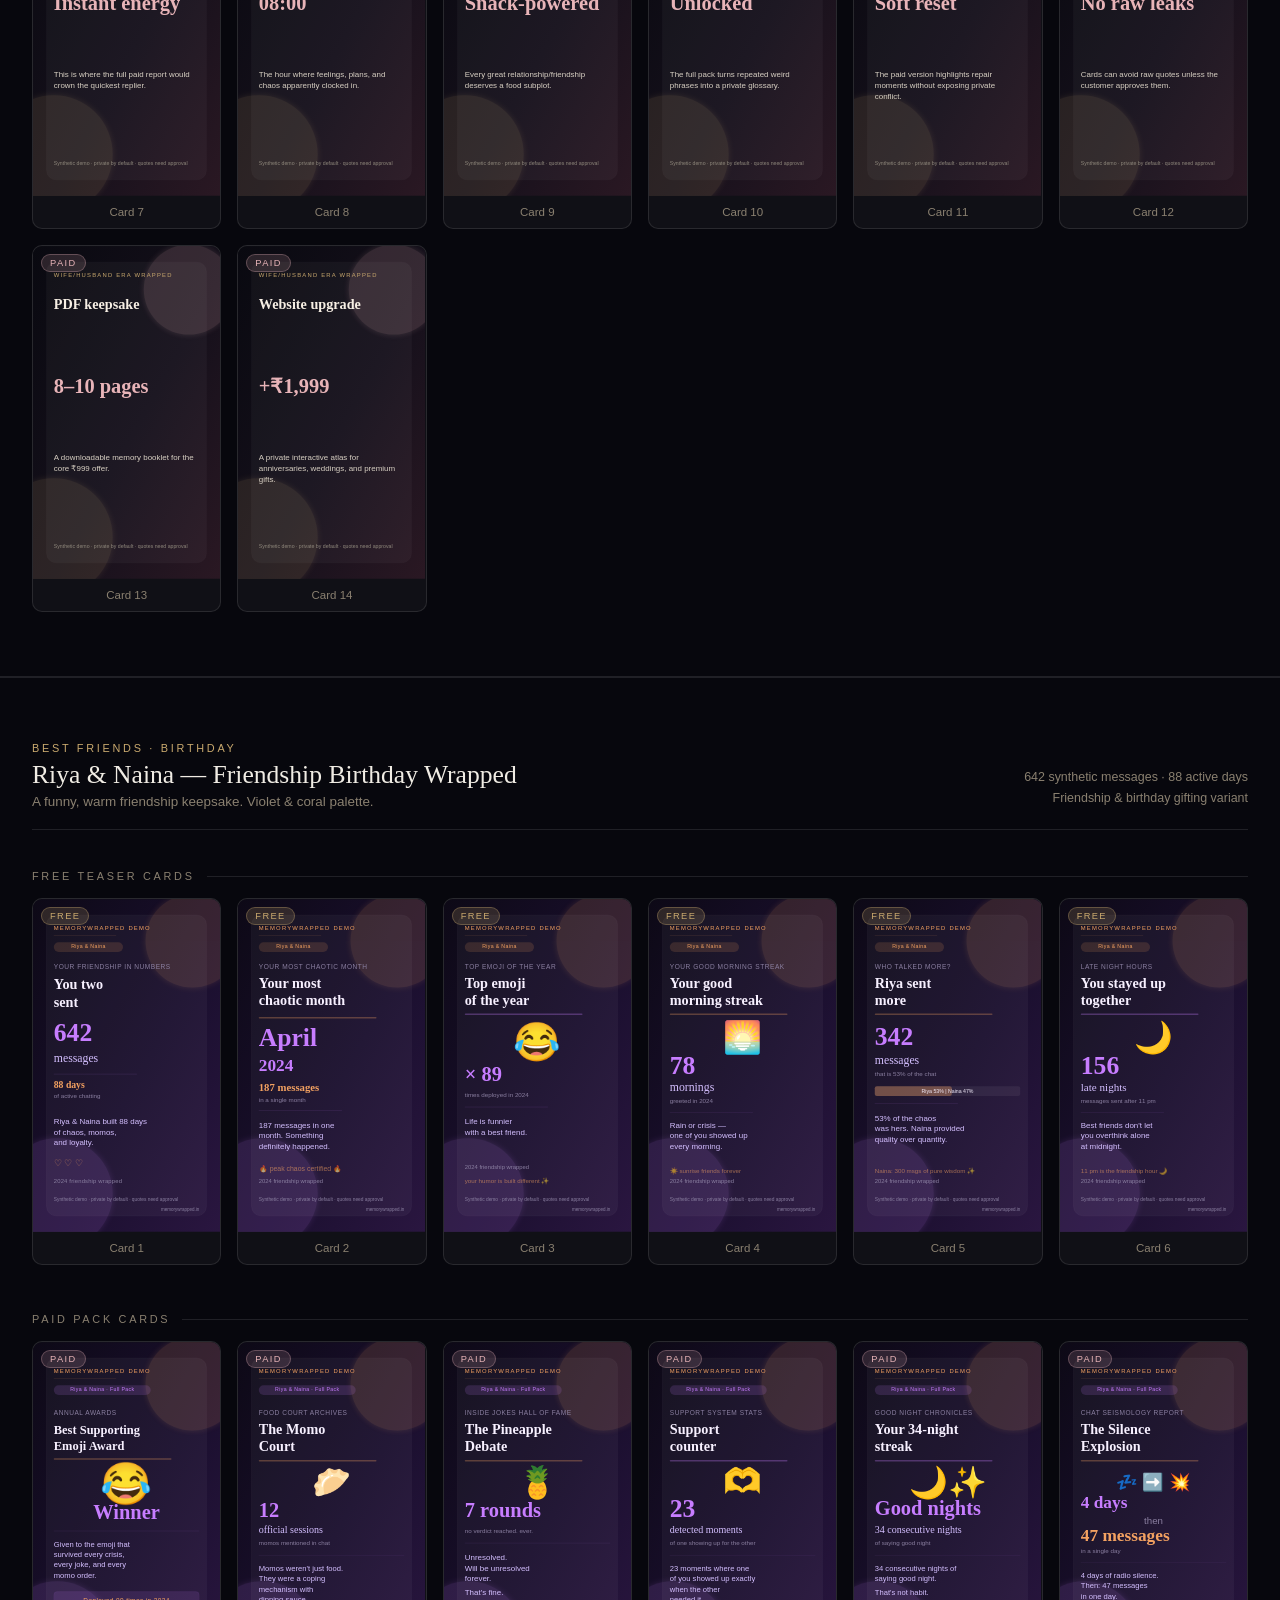
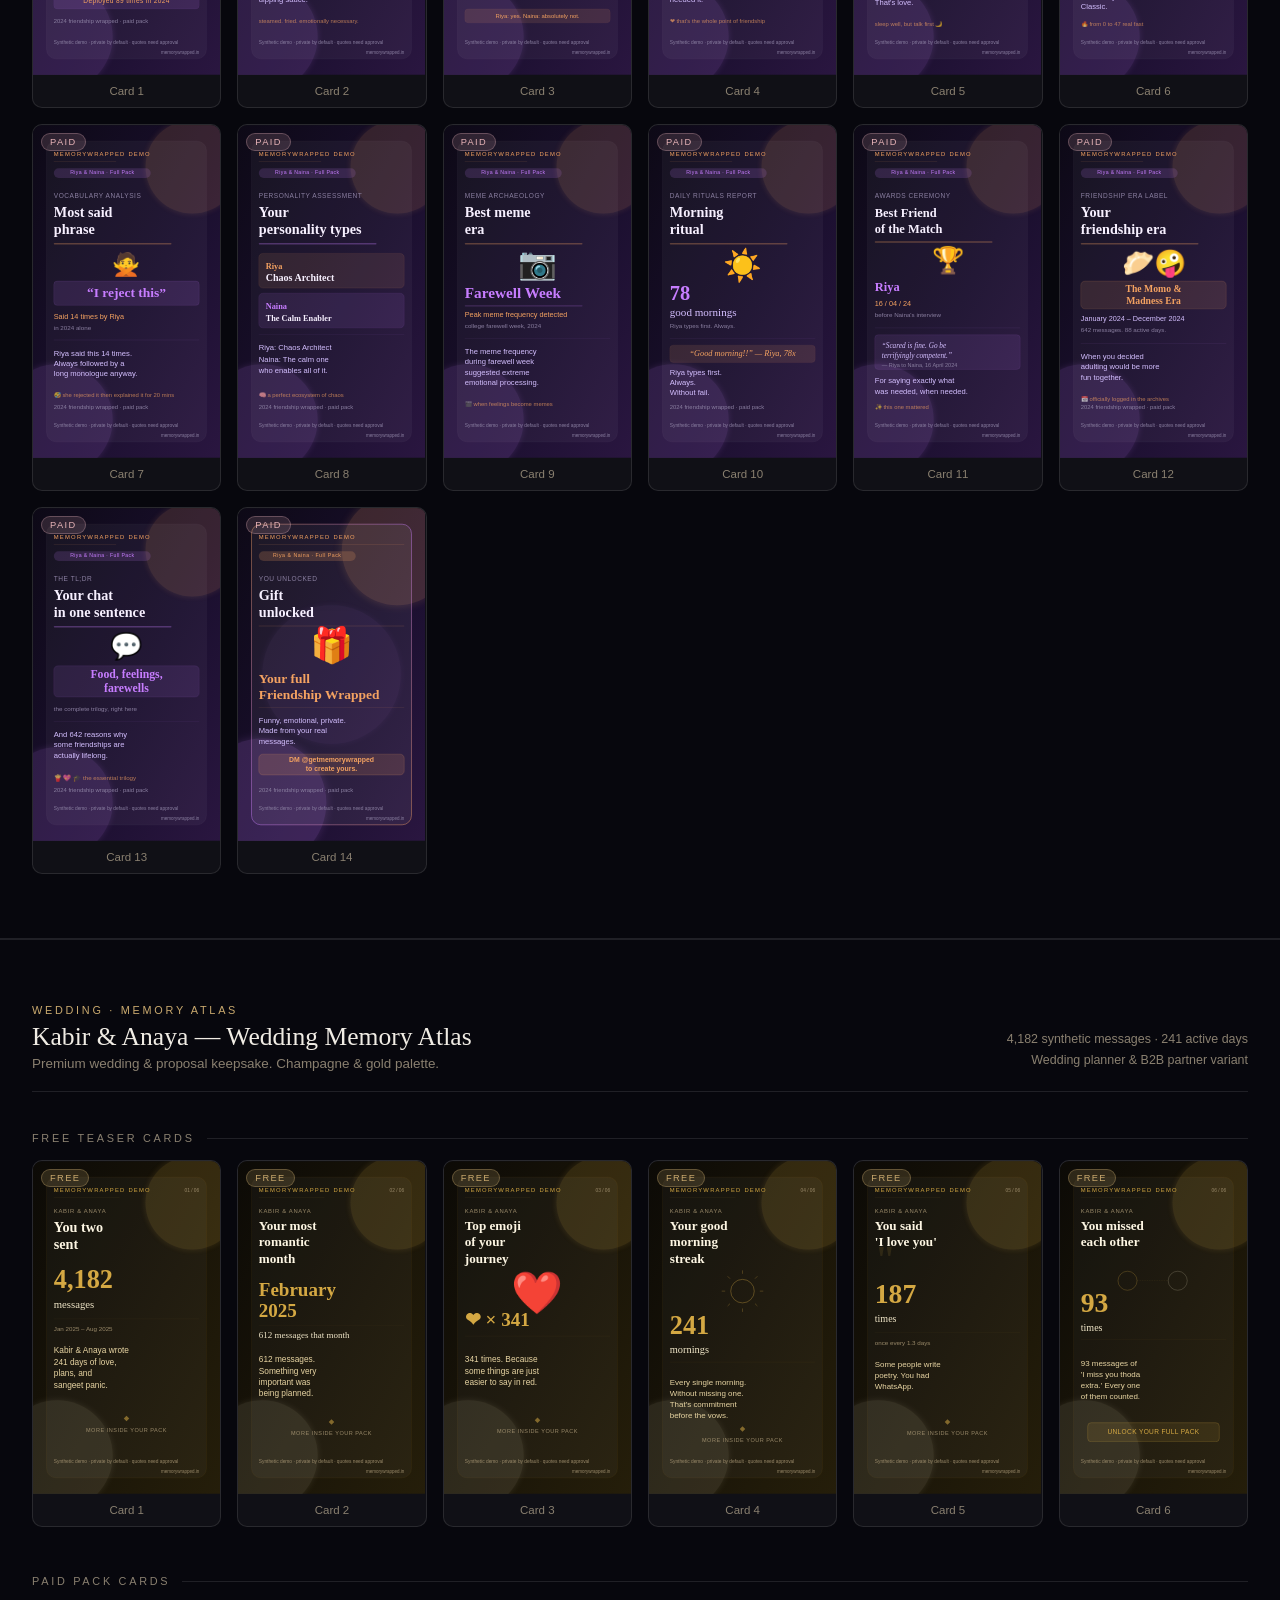
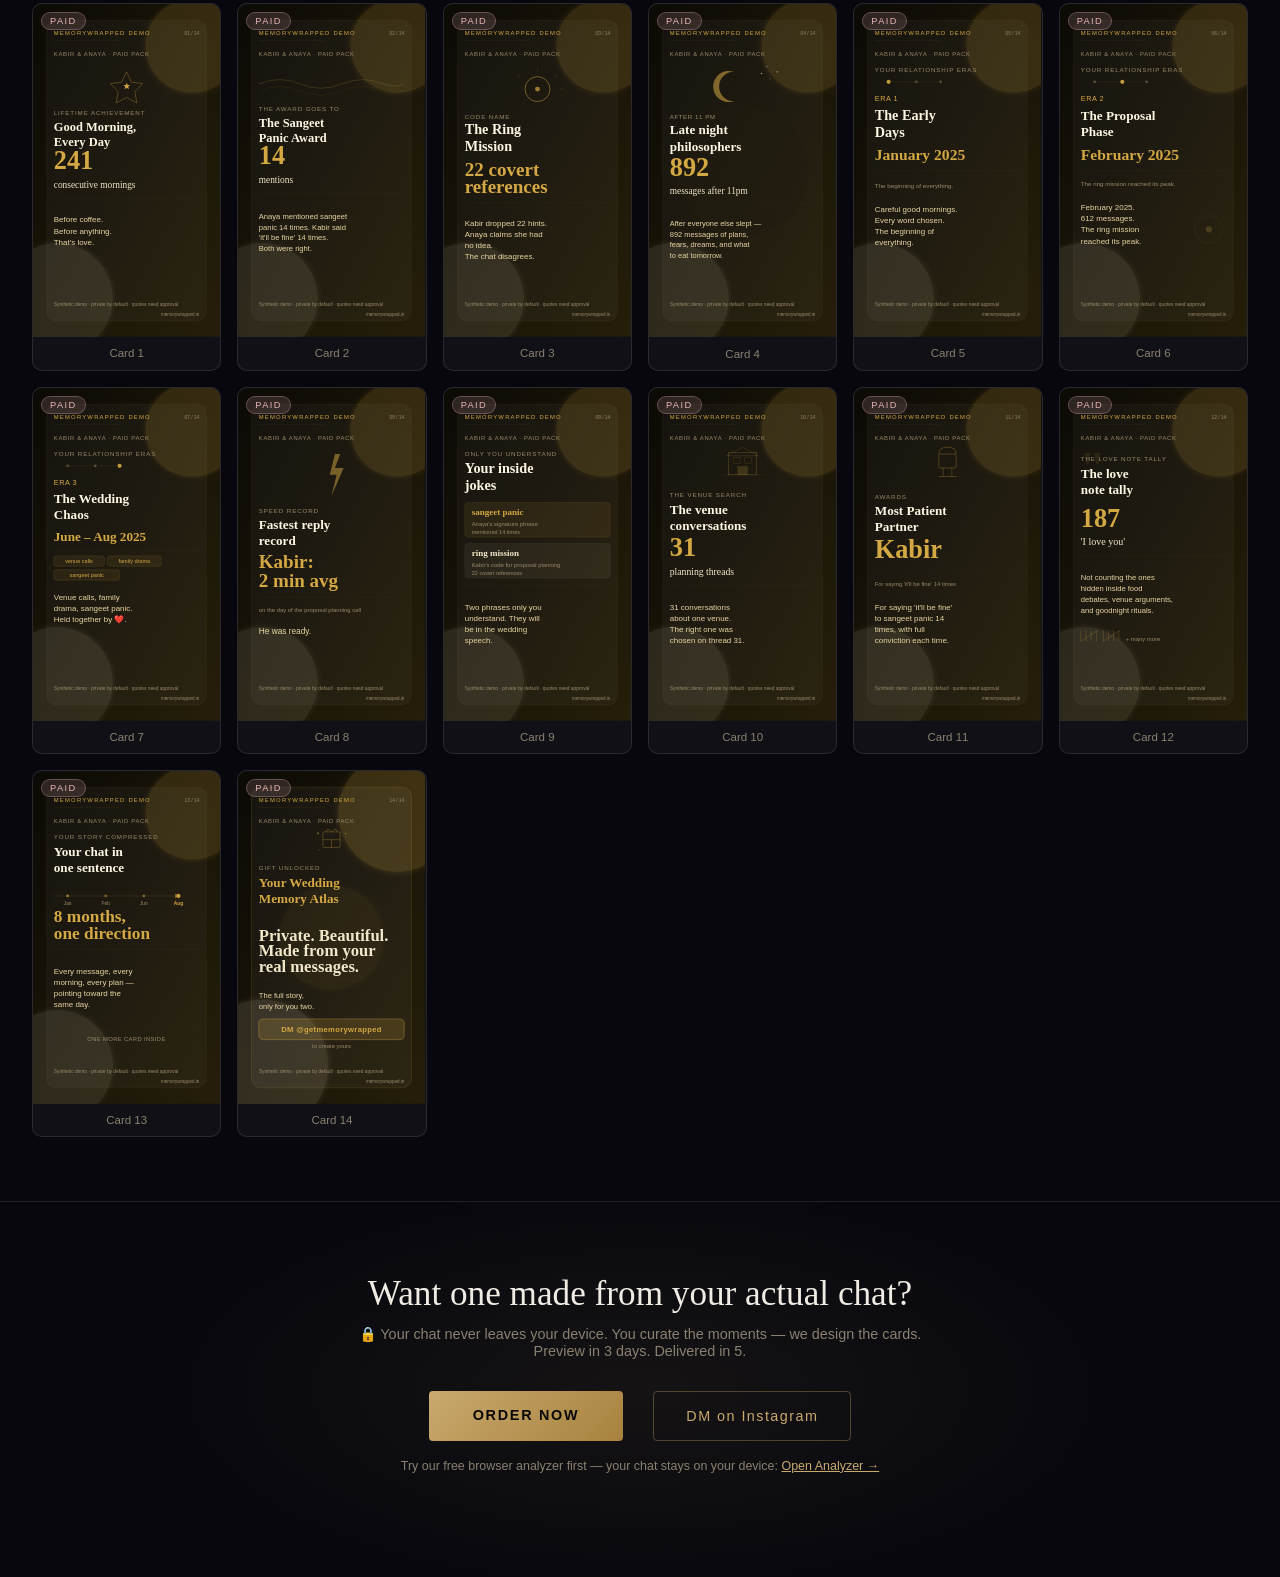
<file: card_gallery.html>
<!doctype html>
<html lang="en">
<head>
  <meta charset="utf-8"/>
  <meta name="viewport" content="width=device-width, initial-scale=1"/>
  <title>MemoryWrapped — Sample Card Gallery</title>
  <meta name="description" content="Sample story cards from MemoryWrapped — all synthetic demo data. See what your WhatsApp Wrapped could look like."/>
  <meta property="og:type" content="website"/>
  <meta property="og:url" content="https://akshayad.github.io/memorywrapped-demo/card_gallery.html"/>
  <meta property="og:title" content="MemoryWrapped — Sample Card Gallery"/>
  <meta property="og:description" content="See what your WhatsApp Wrapped could look like. Story cards for couples, friends, weddings — all synthetic demo data."/>
  <meta property="og:image" content="https://akshayad.github.io/memorywrapped-demo/assets/memorywrapped_mockup_v1.png"/>
  <meta name="twitter:card" content="summary_large_image"/>
  <meta name="twitter:image" content="https://akshayad.github.io/memorywrapped-demo/assets/memorywrapped_mockup_v1.png"/>
  <style>
    :root {
      --gold: #c9a96e;
      --rose: #e8b4b8;
      --bg: #07070d;
      --card-bg: rgba(255,255,255,0.04);
      --card-border: rgba(255,255,255,0.10);
      --text: #f0ece4;
      --muted: #8a8070;
    }
    *, *::before, *::after { box-sizing: border-box; margin: 0; padding: 0; }
    html { scroll-behavior: smooth; }
    body { background: var(--bg); color: var(--text); font-family: 'Arial', sans-serif; }

    nav {
      position: sticky; top: 0; z-index: 100;
      background: rgba(7,7,13,0.94); backdrop-filter: blur(12px);
      border-bottom: 1px solid var(--card-border);
      padding: 18px 48px;
      display: flex; justify-content: space-between; align-items: center;
    }
    .nav-brand { font-size: 0.78rem; letter-spacing: 0.25em; text-transform: uppercase; color: var(--gold); font-weight: 700; }
    .nav-right { font-size: 0.78rem; color: var(--muted); }
    .nav-right a { color: var(--gold); text-decoration: none; }

    .page-hero {
      text-align: center; padding: 72px 24px 48px;
      border-bottom: 1px solid var(--card-border);
    }
    .page-hero .eyebrow {
      font-size: 0.72rem; letter-spacing: 0.3em; text-transform: uppercase;
      color: var(--gold); margin-bottom: 16px; display: block;
    }
    .page-hero h1 { font-family: 'Georgia', serif; font-size: clamp(1.8rem, 4vw, 2.8rem); font-weight: 400; margin-bottom: 12px; }
    .page-hero p { font-size: 0.9rem; color: var(--muted); max-width: 520px; margin: 0 auto; line-height: 1.6; }

    .gallery-nav {
      display: flex; gap: 12px; flex-wrap: wrap; justify-content: center;
      padding: 28px 24px; border-bottom: 1px solid var(--card-border);
      position: sticky; top: 57px; z-index: 90;
      background: rgba(7,7,13,0.92); backdrop-filter: blur(8px);
    }
    .tab-btn {
      background: var(--card-bg); border: 1px solid var(--card-border);
      color: var(--muted); font-size: 0.78rem; letter-spacing: 0.12em;
      text-transform: uppercase; padding: 9px 20px; border-radius: 40px;
      cursor: pointer; transition: all 0.2s; text-decoration: none;
    }
    .tab-btn:hover, .tab-btn.active { border-color: var(--gold); color: var(--gold); }

    .pack-section { padding: 64px 32px; max-width: 1300px; margin: 0 auto; }
    .pack-header {
      display: flex; align-items: flex-end; justify-content: space-between;
      flex-wrap: wrap; gap: 16px; margin-bottom: 32px;
      padding-bottom: 20px; border-bottom: 1px solid var(--card-border);
    }
    .pack-header-left .tag {
      font-size: 0.68rem; letter-spacing: 0.25em; text-transform: uppercase;
      color: var(--gold); display: block; margin-bottom: 6px;
    }
    .pack-header-left h2 { font-family: 'Georgia', serif; font-size: 1.6rem; font-weight: 400; }
    .pack-header-left p { font-size: 0.84rem; color: var(--muted); margin-top: 4px; }
    .pack-meta { font-size: 0.78rem; color: var(--muted); text-align: right; line-height: 1.7; }

    .tier-label {
      font-size: 0.68rem; letter-spacing: 0.25em; text-transform: uppercase;
      color: var(--muted); margin: 40px 0 16px;
      display: flex; align-items: center; gap: 12px;
    }
    .tier-label::after { content: ''; flex: 1; height: 1px; background: var(--card-border); }

    .cards-grid {
      display: grid;
      grid-template-columns: repeat(auto-fill, minmax(180px, 1fr));
      gap: 16px;
    }
    .card-item {
      background: var(--card-bg); border: 1px solid var(--card-border);
      border-radius: 10px; overflow: hidden;
      transition: border-color 0.2s, transform 0.2s;
      cursor: pointer; position: relative;
    }
    .card-item:hover { border-color: rgba(201,169,110,0.4); transform: translateY(-3px); }
    .card-item img {
      width: 100%; display: block;
    }
    .card-item object {
      width: 100%; aspect-ratio: 9/16; display: block; pointer-events: none;
    }
    .card-caption {
      padding: 10px 12px;
      font-size: 0.72rem; color: var(--muted); text-align: center;
    }
    .card-free-badge {
      position: absolute; top: 8px; left: 8px;
      background: rgba(201,169,110,0.18); border: 1px solid rgba(201,169,110,0.35);
      color: var(--gold); font-size: 0.58rem; letter-spacing: 0.15em;
      text-transform: uppercase; padding: 3px 8px; border-radius: 12px;
    }
    .card-paid-badge {
      position: absolute; top: 8px; left: 8px;
      background: rgba(232,180,184,0.15); border: 1px solid rgba(232,180,184,0.3);
      color: var(--rose); font-size: 0.58rem; letter-spacing: 0.15em;
      text-transform: uppercase; padding: 3px 8px; border-radius: 12px;
    }

    /* MODAL */
    .modal-overlay {
      display: none; position: fixed; inset: 0; z-index: 1000;
      background: rgba(0,0,0,0.88); backdrop-filter: blur(6px);
      align-items: center; justify-content: center; padding: 20px;
    }
    .modal-overlay.open { display: flex; }
    .modal-inner {
      position: relative; max-height: 90vh; display: flex; align-items: center;
    }
    .modal-inner object, .modal-inner img {
      max-height: 85vh; max-width: 90vw;
      border-radius: 10px; display: block;
    }
    .modal-close {
      position: absolute; top: -16px; right: -16px;
      width: 36px; height: 36px; border-radius: 50%;
      background: rgba(255,255,255,0.12); border: 1px solid rgba(255,255,255,0.2);
      color: var(--text); font-size: 1rem; cursor: pointer;
      display: flex; align-items: center; justify-content: center;
    }
    .modal-prev, .modal-next {
      position: fixed; top: 50%; transform: translateY(-50%);
      width: 44px; height: 44px; border-radius: 50%;
      background: rgba(255,255,255,0.1); border: 1px solid rgba(255,255,255,0.15);
      color: var(--text); font-size: 1.2rem; cursor: pointer;
      display: flex; align-items: center; justify-content: center;
      transition: background 0.2s;
    }
    .modal-prev { left: 16px; }
    .modal-next { right: 16px; }
    .modal-prev:hover, .modal-next:hover { background: rgba(255,255,255,0.2); }

    /* SEPARATOR */
    .pack-divider { border: none; border-top: 2px solid var(--card-border); margin: 0; }

    /* CTA STRIP */
    .cta-strip {
      text-align: center; padding: 72px 24px;
      background: radial-gradient(ellipse 700px 300px at 50% 50%, rgba(201,169,110,0.07) 0%, transparent 70%);
      border-top: 1px solid var(--card-border);
    }
    .cta-strip h2 { font-family: 'Georgia', serif; font-size: clamp(1.5rem, 3vw, 2.2rem); font-weight: 400; margin-bottom: 12px; }
    .cta-strip p { font-size: 0.9rem; color: var(--muted); margin-bottom: 32px; }
    .btn-gold {
      display: inline-block;
      background: linear-gradient(135deg, var(--gold), #a8823e);
      color: #0a0805; font-size: 0.9rem; font-weight: 700;
      letter-spacing: 0.12em; text-transform: uppercase;
      padding: 16px 44px; border-radius: 4px;
      text-decoration: none; transition: opacity 0.2s;
    }
    .btn-gold:hover { opacity: 0.88; }
    .btn-secondary-sm {
      display: inline-block; margin-left: 16px;
      border: 1px solid rgba(201,169,110,0.35); color: var(--gold);
      font-size: 0.9rem; letter-spacing: 0.1em;
      padding: 16px 32px; border-radius: 4px;
      text-decoration: none; transition: border-color 0.2s;
    }
    .btn-secondary-sm:hover { border-color: var(--gold); }

    @media(max-width:600px) {
      nav { padding: 16px 20px; }
      .pack-section { padding: 48px 16px; }
      .cards-grid { grid-template-columns: repeat(auto-fill, minmax(140px, 1fr)); gap: 12px; }
      .btn-secondary-sm { margin-left: 0; margin-top: 12px; }
    }
  </style>
</head>
<body>

<nav>
  <div class="nav-brand">✧ MemoryWrapped — Demo Gallery</div>
  <div class="nav-right" style="display:flex;gap:20px;align-items:center;">
    <a href="analyzer/" style="color:#8a8070;text-decoration:none;font-size:0.75rem;">🔒 Try Analyzer Free</a>
    <a href="https://akshaydivyanka.in/#order" target="_blank" style="background:#c9a96e;color:#07070d;padding:7px 16px;border-radius:20px;text-decoration:none;font-size:0.75rem;font-weight:700;letter-spacing:0.05em;">Order Now</a>
  </div>
</nav>

<div class="page-hero">
  <span class="eyebrow">Synthetic demo data only · No real customer chats</span>
  <h1>Sample story cards — three different gift types</h1>
  <p>Click any card to enlarge. All content is fictional synthetic demo data created to show the product format and quality.</p>
</div>

<div class="gallery-nav">
  <a href="#aarav-meera" class="tab-btn active">Couple · Anniversary</a>
  <a href="#riya-naina" class="tab-btn">Friends · Birthday</a>
  <a href="#kabir-anaya" class="tab-btn">Wedding · Memory Atlas</a>
</div>

<!-- ============ AARAV & MEERA — ANNIVERSARY ============ -->
<section class="pack-section" id="aarav-meera">
  <div class="pack-header">
    <div class="pack-header-left">
      <span class="tag">Couple · Anniversary</span>
      <h2>Aarav & Meera — Anniversary Wrapped</h2>
      <p>A romantic + funny anniversary keepsake. Dark rose &amp; gold palette.</p>
    </div>
    <div class="pack-meta">
      794 synthetic messages · 95 active days<br/>
      <a href="samples/generated_outputs/aarav_meera_anniversary/site/index.html" target="_blank" style="color:var(--gold);">Open full demo website →</a>
    </div>
  </div>

  <div class="tier-label">Free teaser cards (shown before payment)</div>
  <div class="cards-grid" id="am-free-grid">
    <!-- Populated by JS -->
  </div>

  <div class="tier-label" style="margin-top:48px;">Paid pack cards (unlocked after ₹399 order)</div>
  <div class="cards-grid" id="am-paid-grid">
    <!-- Populated by JS -->
  </div>
</section>

<hr class="pack-divider"/>

<!-- ============ RIYA & NAINA — FRIENDSHIP ============ -->
<section class="pack-section" id="riya-naina">
  <div class="pack-header">
    <div class="pack-header-left">
      <span class="tag">Best Friends · Birthday</span>
      <h2>Riya & Naina — Friendship Birthday Wrapped</h2>
      <p>A funny, warm friendship keepsake. Violet &amp; coral palette.</p>
    </div>
    <div class="pack-meta">
      642 synthetic messages · 88 active days<br/>
      Friendship &amp; birthday gifting variant
    </div>
  </div>

  <div class="tier-label">Free teaser cards</div>
  <div class="cards-grid" id="rn-free-grid"></div>

  <div class="tier-label" style="margin-top:48px;">Paid pack cards</div>
  <div class="cards-grid" id="rn-paid-grid"></div>
</section>

<hr class="pack-divider"/>

<!-- ============ KABIR & ANAYA — WEDDING ============ -->
<section class="pack-section" id="kabir-anaya">
  <div class="pack-header">
    <div class="pack-header-left">
      <span class="tag">Wedding · Memory Atlas</span>
      <h2>Kabir & Anaya — Wedding Memory Atlas</h2>
      <p>Premium wedding &amp; proposal keepsake. Champagne &amp; gold palette.</p>
    </div>
    <div class="pack-meta">
      4,182 synthetic messages · 241 active days<br/>
      Wedding planner &amp; B2B partner variant
    </div>
  </div>

  <div class="tier-label">Free teaser cards</div>
  <div class="cards-grid" id="ka-free-grid"></div>

  <div class="tier-label" style="margin-top:48px;">Paid pack cards</div>
  <div class="cards-grid" id="ka-paid-grid"></div>
</section>

<!-- CTA STRIP -->
<div class="cta-strip">
  <h2>Want one made from your actual chat?</h2>
  <p>🔒 Your chat never leaves your device. You curate the moments — we design the cards.<br>Preview in 3 days. Delivered in 5.</p>
  <div style="display:flex;gap:14px;flex-wrap:wrap;justify-content:center;margin-top:8px;">
    <a href="https://akshaydivyanka.in/#order" target="_blank" class="btn-gold">Order Now</a>
    <a href="https://instagram.com/getmemorywrapped" target="_blank" class="btn-secondary-sm">DM on Instagram</a>
  </div>
  <p style="margin-top:18px;font-size:0.78rem;color:#8a8070;">Try our free browser analyzer first — your chat stays on your device: <a href="analyzer/" target="_blank" style="color:#c9a96e;">Open Analyzer →</a></p>
</div>

<!-- MODAL -->
<div class="modal-overlay" id="modal" onclick="closeModal(event)">
  <button class="modal-prev" onclick="modalNav(-1); event.stopPropagation()">&#8592;</button>
  <div class="modal-inner">
    <button class="modal-close" onclick="closeModal()">✕</button>
    <object id="modal-obj" type="image/svg+xml" style="max-height:85vh;max-width:min(480px,90vw);border-radius:10px;"></object>
  </div>
  <button class="modal-next" onclick="modalNav(1); event.stopPropagation()">&#8594;</button>
</div>

<script>
  const BASE = 'samples/generated_outputs/';
  const PACKS = {
    'am-free':  { base: BASE + 'aarav_meera_anniversary/cards/free_teaser/', count: 6,  tier: 'free' },
    'am-paid':  { base: BASE + 'aarav_meera_anniversary/cards/paid_pack/',   count: 14, tier: 'paid' },
    'rn-free':  { base: BASE + 'riya_naina_friendship_birthday/cards/free_teaser/', count: 6,  tier: 'free' },
    'rn-paid':  { base: BASE + 'riya_naina_friendship_birthday/cards/paid_pack/',   count: 14, tier: 'paid' },
    'ka-free':  { base: BASE + 'kabir_anaya_wedding/cards/free_teaser/', count: 6,  tier: 'free' },
    'ka-paid':  { base: BASE + 'kabir_anaya_wedding/cards/paid_pack/',   count: 14, tier: 'paid' },
  };

  const allSvgs = []; // flat list for modal navigation
  let modalIdx = 0;

  function pad(n) { return String(n).padStart(2,'0'); }

  function buildGrid(packKey) {
    const pack = PACKS[packKey];
    const grid = document.getElementById(packKey + '-grid');
    if (!grid) return;
    for (let i = 1; i <= pack.count; i++) {
      const src = pack.base + 'card_' + pad(i) + '.svg';
      const idx = allSvgs.length;
      allSvgs.push(src);

      const item = document.createElement('div');
      item.className = 'card-item';
      item.onclick = () => openModal(idx);

      const badge = document.createElement('div');
      badge.className = pack.tier === 'free' ? 'card-free-badge' : 'card-paid-badge';
      badge.textContent = pack.tier === 'free' ? 'FREE' : 'PAID';

      const obj = document.createElement('object');
      obj.type = 'image/svg+xml';
      obj.data = src;
      obj.style.cssText = 'width:100%;aspect-ratio:9/16;display:block;pointer-events:none;';

      // Fallback text if SVG not yet generated
      obj.innerHTML = '<div style="aspect-ratio:9/16;display:flex;align-items:center;justify-content:center;background:rgba(255,255,255,0.03);color:#5a5040;font-size:0.75rem;text-align:center;padding:12px;">Card ' + i + '<br/>(loading…)</div>';

      const cap = document.createElement('div');
      cap.className = 'card-caption';
      cap.textContent = 'Card ' + i;

      item.appendChild(badge);
      item.appendChild(obj);
      item.appendChild(cap);
      grid.appendChild(item);
    }
  }

  Object.keys(PACKS).forEach(buildGrid);

  function openModal(idx) {
    modalIdx = idx;
    document.getElementById('modal-obj').data = allSvgs[idx];
    document.getElementById('modal').classList.add('open');
  }
  function closeModal(e) {
    if (!e || e.target === document.getElementById('modal')) {
      document.getElementById('modal').classList.remove('open');
    }
  }
  function modalNav(dir) {
    modalIdx = (modalIdx + dir + allSvgs.length) % allSvgs.length;
    document.getElementById('modal-obj').data = allSvgs[modalIdx];
  }
  document.addEventListener('keydown', e => {
    if (e.key === 'Escape') closeModal();
    if (e.key === 'ArrowRight') modalNav(1);
    if (e.key === 'ArrowLeft') modalNav(-1);
  });

  // Sticky tab highlight on scroll
  const sections = ['aarav-meera','riya-naina','kabir-anaya'];
  const tabs = document.querySelectorAll('.tab-btn');
  window.addEventListener('scroll', () => {
    let current = sections[0];
    sections.forEach(id => {
      const el = document.getElementById(id);
      if (el && window.scrollY >= el.offsetTop - 120) current = id;
    });
    tabs.forEach(t => {
      t.classList.toggle('active', t.getAttribute('href') === '#' + current);
    });
  });
</script>
</body>
</html>
</file>
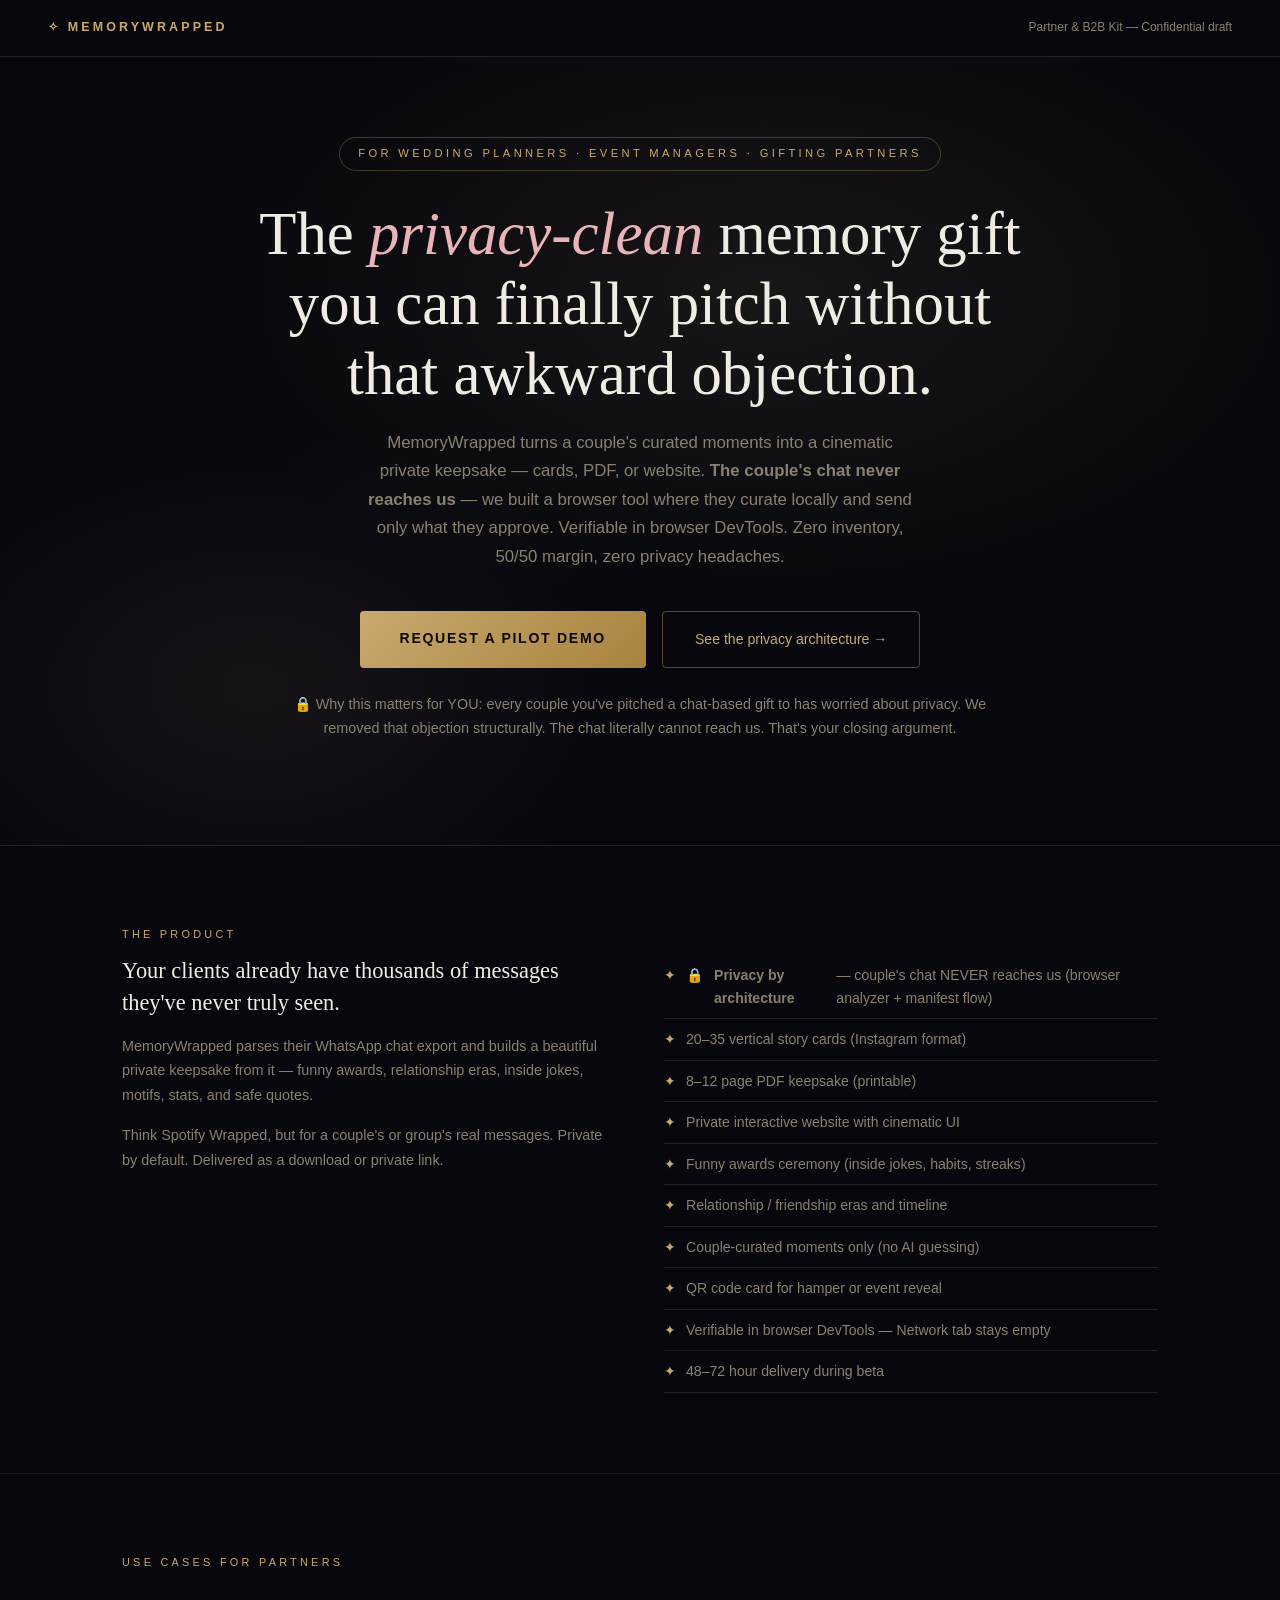
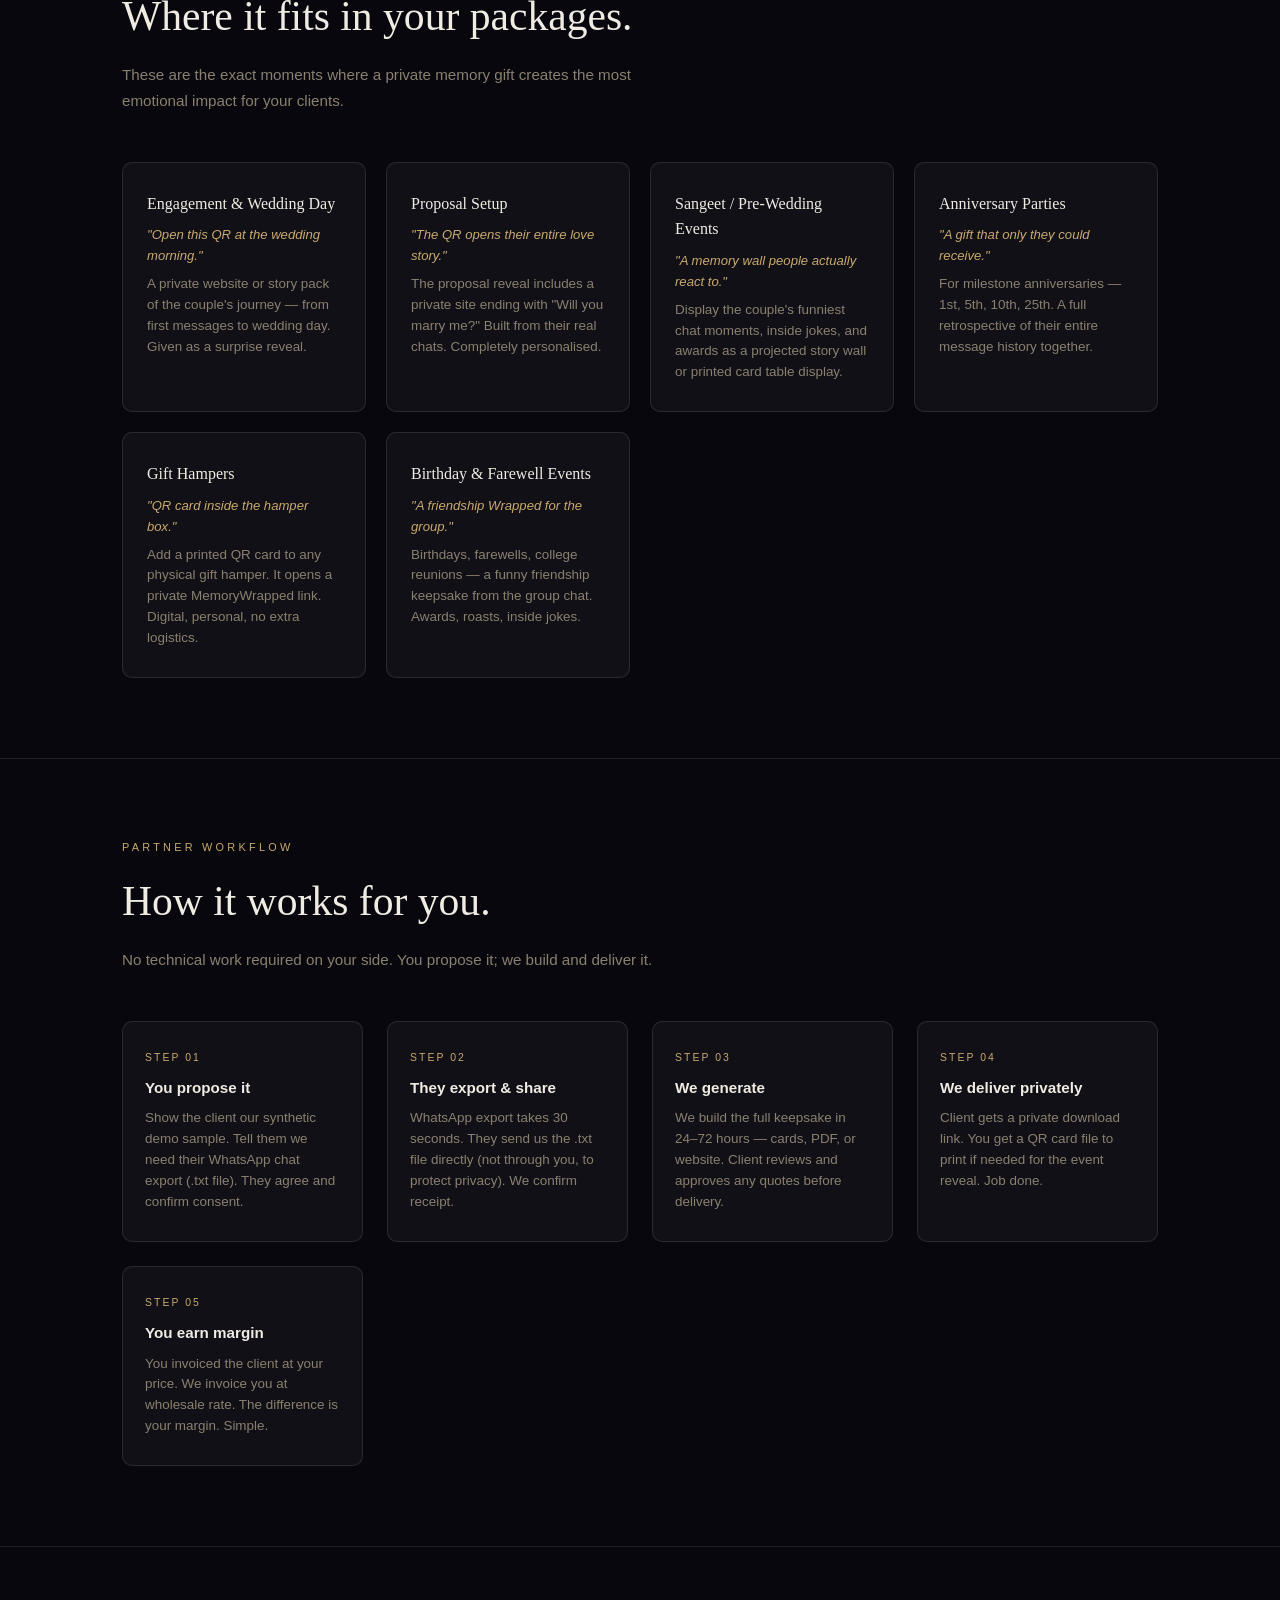
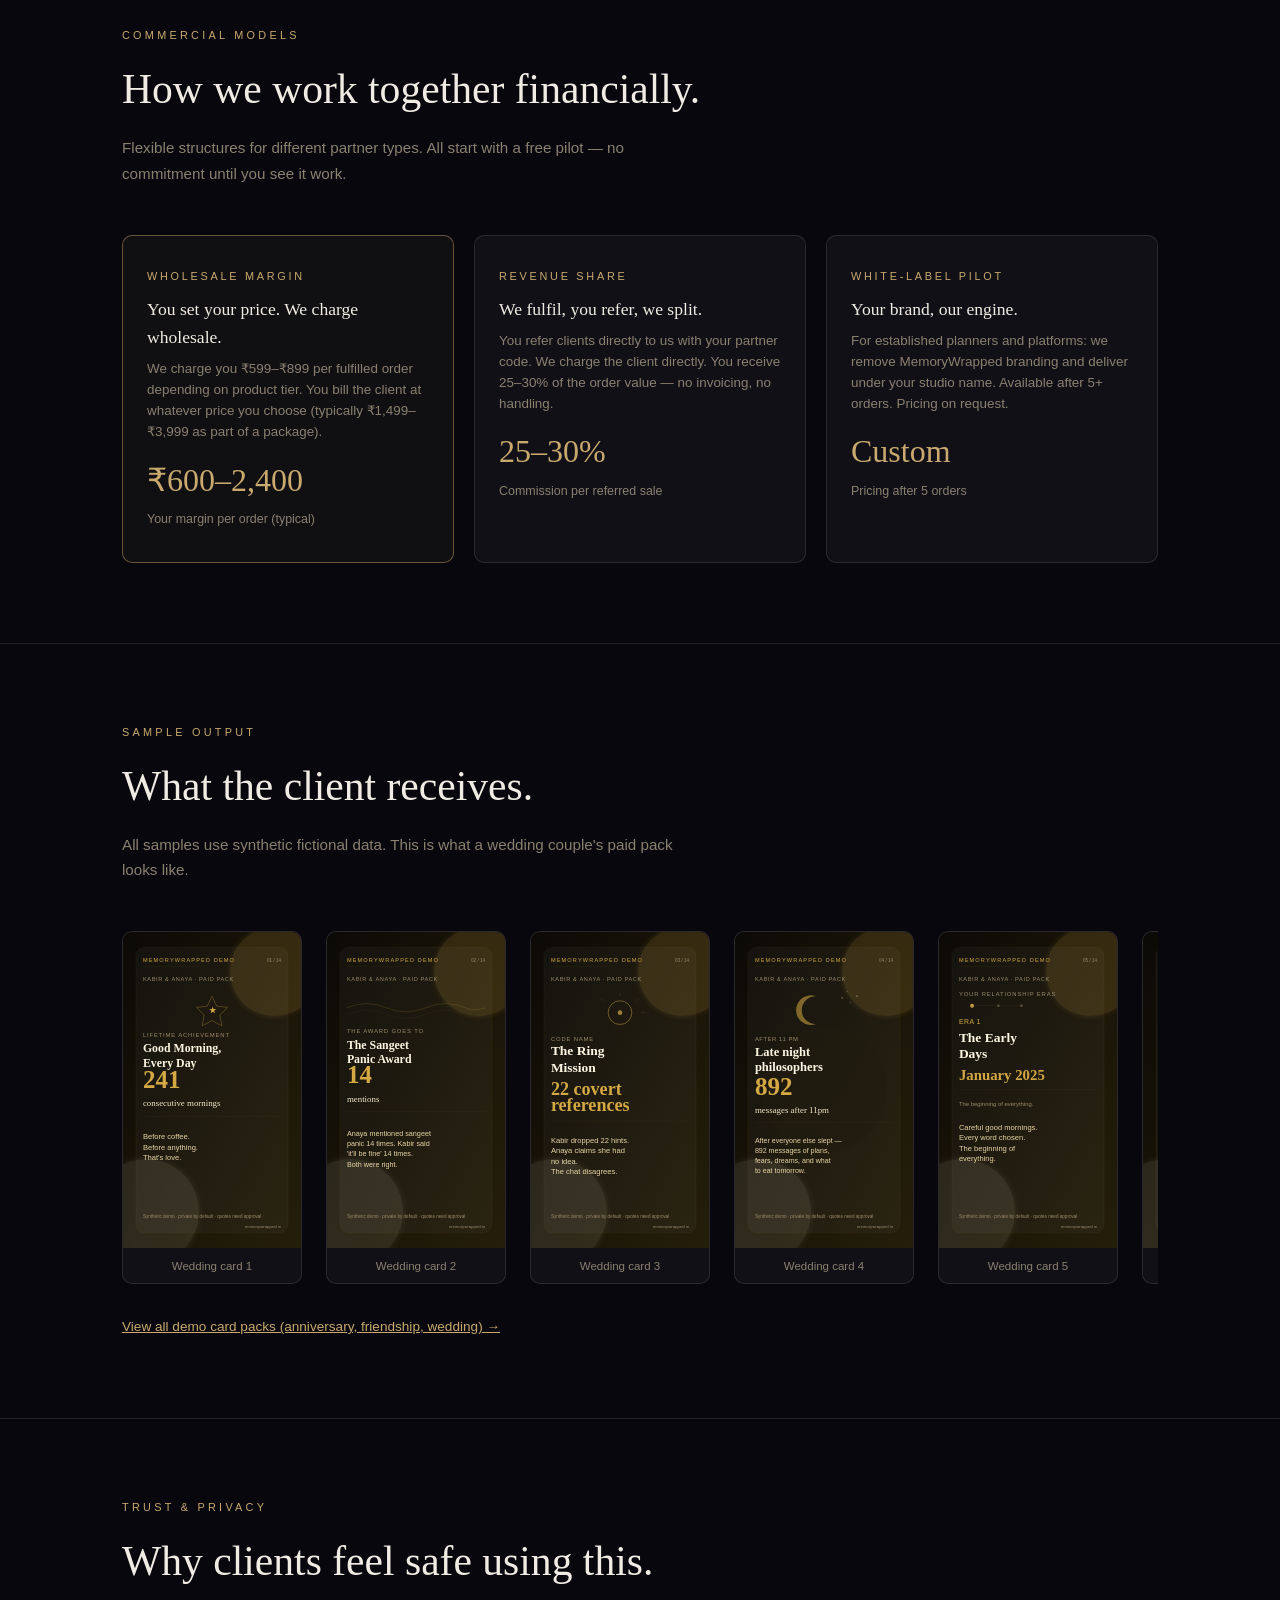
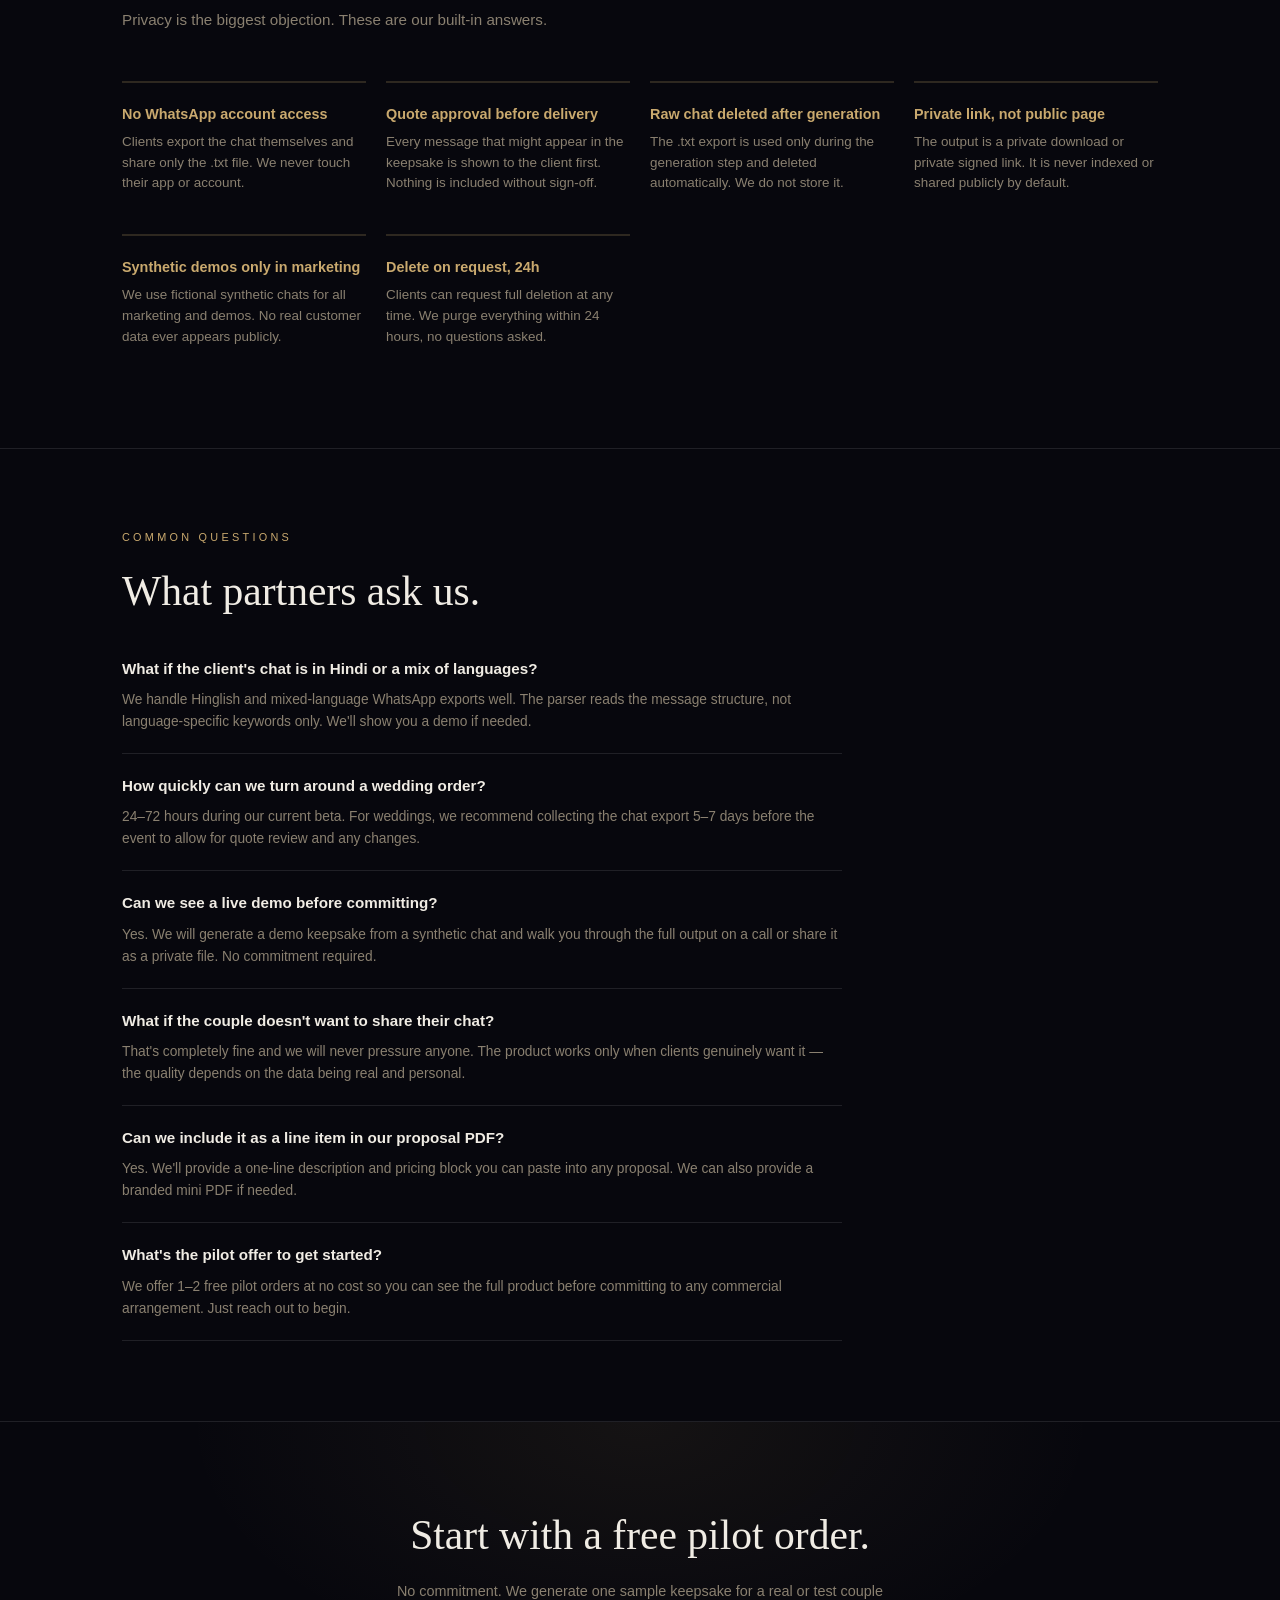
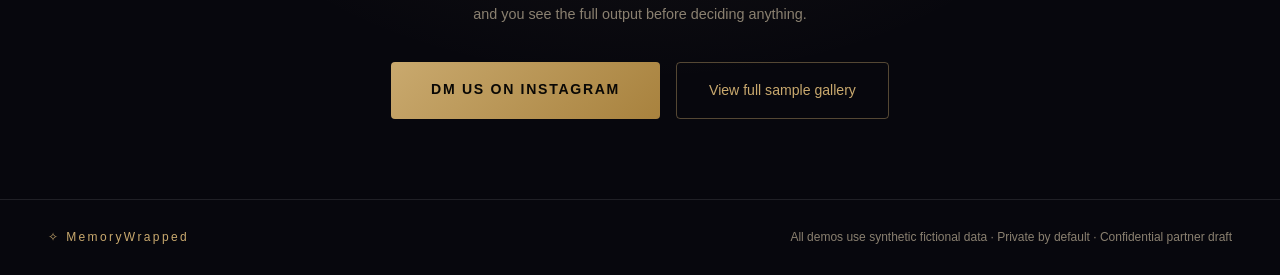
<file: partner_pitch.html>
<!doctype html>
<html lang="en">
<head>
  <meta charset="utf-8"/>
  <meta name="viewport" content="width=device-width, initial-scale=1"/>
  <title>MemoryWrapped — Partner Kit for Event Managers & Wedding Planners</title>
  <style>
    :root {
      --gold: #c9a96e; --rose: #e8b4b8;
      --bg: #07070d; --card-bg: rgba(255,255,255,0.04);
      --card-border: rgba(255,255,255,0.10);
      --text: #f0ece4; --muted: #8a8070;
    }
    *, *::before, *::after { box-sizing: border-box; margin: 0; padding: 0; }
    html { scroll-behavior: smooth; }
    body { background: var(--bg); color: var(--text); font-family: 'Arial', sans-serif; line-height: 1.6; }
    a { color: var(--gold); }

    nav {
      padding: 18px 48px; display: flex; justify-content: space-between; align-items: center;
      border-bottom: 1px solid var(--card-border);
    }
    .nav-brand { font-size: 0.78rem; letter-spacing: 0.25em; text-transform: uppercase; color: var(--gold); font-weight: 700; }
    .nav-note { font-size: 0.75rem; color: var(--muted); }

    .hero {
      text-align: center; padding: 80px 24px 64px;
      background: radial-gradient(ellipse 900px 500px at 60% 30%, rgba(201,169,110,0.09) 0%, transparent 65%),
                  radial-gradient(ellipse 600px 400px at 20% 80%, rgba(232,180,184,0.07) 0%, transparent 65%);
    }
    .eyebrow {
      display: inline-block; font-size: 0.7rem; letter-spacing: 0.3em;
      text-transform: uppercase; color: var(--gold);
      border: 1px solid rgba(201,169,110,0.3); padding: 7px 18px; border-radius: 40px;
      margin-bottom: 28px;
    }
    .hero h1 { font-family: 'Georgia', serif; font-size: clamp(2rem, 5vw, 3.8rem); font-weight: 400; line-height: 1.15; max-width: 800px; margin: 0 auto 20px; }
    .hero h1 em { font-style: italic; color: var(--rose); }
    .hero p { font-size: 1.05rem; color: var(--muted); max-width: 560px; margin: 0 auto 40px; line-height: 1.7; }
    .hero-cta { display: flex; gap: 16px; justify-content: center; flex-wrap: wrap; }
    .btn-gold {
      background: linear-gradient(135deg, var(--gold), #a8823e); color: #0a0805;
      font-size: 0.88rem; font-weight: 700; letter-spacing: 0.12em; text-transform: uppercase;
      padding: 16px 40px; border-radius: 4px; text-decoration: none; transition: opacity 0.2s;
      display: inline-block;
    }
    .btn-gold:hover { opacity: 0.88; }
    .btn-outline {
      border: 1px solid rgba(201,169,110,0.4); color: var(--gold);
      font-size: 0.88rem; padding: 16px 32px; border-radius: 4px;
      text-decoration: none; transition: border-color 0.2s; display: inline-block;
    }
    .btn-outline:hover { border-color: var(--gold); }

    section { padding: 80px 32px; max-width: 1100px; margin: 0 auto; }
    .section-tag { font-size: 0.68rem; letter-spacing: 0.3em; text-transform: uppercase; color: var(--gold); margin-bottom: 12px; display: block; }
    h2 { font-family: 'Georgia', serif; font-size: clamp(1.6rem, 3.5vw, 2.6rem); font-weight: 400; margin-bottom: 12px; }
    .section-sub { font-size: 0.95rem; color: var(--muted); max-width: 560px; margin-bottom: 48px; line-height: 1.7; }

    .divider { border: none; border-top: 1px solid var(--card-border); }

    /* WHAT IT IS */
    .what-grid { display: grid; grid-template-columns: 1fr 1fr; gap: 48px; align-items: start; }
    .what-grid .left h3 { font-family: 'Georgia', serif; font-size: 1.4rem; font-weight: 400; margin-bottom: 16px; line-height: 1.4; }
    .what-grid .left p { font-size: 0.9rem; color: var(--muted); line-height: 1.7; margin-bottom: 16px; }
    .feature-list { list-style: none; }
    .feature-list li {
      font-size: 0.88rem; color: var(--muted); padding: 9px 0;
      border-bottom: 1px solid var(--card-border); display: flex; gap: 10px;
    }
    .feature-list li::before { content: '✦'; color: var(--gold); flex-shrink: 0; }

    /* USE CASES */
    .usecase-grid { display: grid; grid-template-columns: repeat(auto-fit, minmax(240px, 1fr)); gap: 20px; }
    .usecase-card {
      background: var(--card-bg); border: 1px solid var(--card-border);
      border-radius: 10px; padding: 28px 24px;
    }
    .usecase-card h4 { font-family: 'Georgia', serif; font-size: 1rem; margin-bottom: 8px; color: var(--text); font-weight: 400; }
    .usecase-card .hook { font-size: 0.82rem; color: var(--gold); margin-bottom: 8px; font-style: italic; }
    .usecase-card p { font-size: 0.84rem; color: var(--muted); line-height: 1.55; }

    /* HOW IT WORKS FOR PARTNER */
    .steps-row { display: grid; grid-template-columns: repeat(auto-fit, minmax(200px, 1fr)); gap: 24px; }
    .step { background: var(--card-bg); border: 1px solid var(--card-border); border-radius: 10px; padding: 28px 22px; }
    .step-n { font-size: 0.65rem; letter-spacing: 0.2em; color: var(--gold); margin-bottom: 10px; }
    .step h4 { font-size: 0.95rem; margin-bottom: 8px; }
    .step p { font-size: 0.84rem; color: var(--muted); line-height: 1.55; }

    /* COMMERCIAL */
    .commercial-grid { display: grid; grid-template-columns: repeat(auto-fit, minmax(240px, 1fr)); gap: 20px; }
    .model-card {
      background: var(--card-bg); border: 1px solid var(--card-border);
      border-radius: 10px; padding: 32px 24px;
    }
    .model-card.featured { border-color: rgba(201,169,110,0.45); background: rgba(201,169,110,0.05); }
    .model-name { font-size: 0.68rem; letter-spacing: 0.25em; text-transform: uppercase; color: var(--gold); margin-bottom: 10px; }
    .model-card h4 { font-family: 'Georgia', serif; font-size: 1.1rem; margin-bottom: 8px; font-weight: 400; }
    .model-card p { font-size: 0.84rem; color: var(--muted); line-height: 1.55; margin-bottom: 12px; }
    .model-number { font-family: 'Georgia', serif; font-size: 2rem; color: var(--gold); margin: 12px 0 4px; }
    .model-label { font-size: 0.78rem; color: var(--muted); }

    /* SAMPLE */
    .sample-row { display: flex; gap: 24px; overflow-x: auto; padding-bottom: 12px; }
    .sample-thumb {
      flex-shrink: 0; width: 180px;
      background: var(--card-bg); border: 1px solid var(--card-border);
      border-radius: 10px; overflow: hidden; cursor: pointer;
      transition: border-color 0.2s, transform 0.2s;
    }
    .sample-thumb:hover { border-color: rgba(201,169,110,0.4); transform: translateY(-3px); }
    .sample-thumb object { width: 100%; aspect-ratio: 9/16; display: block; pointer-events: none; }
    .sample-cap { padding: 8px 10px; font-size: 0.72rem; color: var(--muted); text-align: center; }

    /* TRUST */
    .trust-row { display: grid; grid-template-columns: repeat(auto-fit, minmax(220px, 1fr)); gap: 20px; }
    .trust-item { padding: 20px 0; border-top: 2px solid rgba(201,169,110,0.2); }
    .trust-item h4 { font-size: 0.9rem; color: var(--gold); margin-bottom: 6px; }
    .trust-item p { font-size: 0.84rem; color: var(--muted); line-height: 1.55; }

    /* FAQ */
    .faq-list { max-width: 720px; }
    .faq-item { border-bottom: 1px solid var(--card-border); padding: 20px 0; }
    .faq-item h4 { font-size: 0.95rem; margin-bottom: 8px; color: var(--text); }
    .faq-item p { font-size: 0.86rem; color: var(--muted); line-height: 1.6; }

    /* CTA FINAL */
    .cta-final {
      text-align: center; padding: 80px 24px;
      border-top: 1px solid var(--card-border);
      background: radial-gradient(ellipse 700px 400px at 50% 0%, rgba(201,169,110,0.07) 0%, transparent 65%);
    }
    .cta-final h2 { font-family: 'Georgia', serif; font-size: clamp(1.6rem, 3.5vw, 2.6rem); font-weight: 400; margin-bottom: 12px; }
    .cta-final p { font-size: 0.9rem; color: var(--muted); margin-bottom: 36px; max-width: 500px; margin-left: auto; margin-right: auto; }

    footer {
      border-top: 1px solid var(--card-border); padding: 28px 48px;
      display: flex; justify-content: space-between; align-items: center; flex-wrap: wrap; gap: 12px;
      font-size: 0.75rem; color: var(--muted);
    }

    @media(max-width:700px) {
      .what-grid { grid-template-columns: 1fr; gap: 32px; }
      nav { padding: 16px 20px; }
      section { padding: 56px 20px; }
    }
  </style>
</head>
<body>

<nav>
  <div class="nav-brand">✧ MemoryWrapped</div>
  <div class="nav-note">Partner &amp; B2B Kit — Confidential draft</div>
</nav>

<!-- HERO -->
<div class="hero">
  <div class="eyebrow">For wedding planners · event managers · gifting partners</div>
  <h1>The <em>privacy-clean</em> memory gift you can finally pitch without that awkward objection.</h1>
  <p>MemoryWrapped turns a couple's curated moments into a cinematic private keepsake — cards, PDF, or website. <strong>The couple's chat never reaches us</strong> — we built a browser tool where they curate locally and send only what they approve. Verifiable in browser DevTools. Zero inventory, 50/50 margin, zero privacy headaches.</p>
  <div class="hero-cta">
    <a href="#contact" class="btn-gold">Request a pilot demo</a>
    <a href="/privacy.html" class="btn-outline">See the privacy architecture →</a>
  </div>
  <p style="margin-top: 24px; color: var(--muted, #8a8070); font-size: 0.9rem; max-width: 720px;">
    🔒 Why this matters for YOU: every couple you've pitched a chat-based gift to has worried about privacy. We removed that objection structurally. The chat literally cannot reach us. That's your closing argument.
  </p>
</div>

<hr class="divider"/>

<!-- WHAT IT IS -->
<section>
  <span class="section-tag">The product</span>
  <div class="what-grid">
    <div class="left">
      <h3>Your clients already have thousands of messages they've never truly seen.</h3>
      <p>MemoryWrapped parses their WhatsApp chat export and builds a beautiful private keepsake from it — funny awards, relationship eras, inside jokes, motifs, stats, and safe quotes.</p>
      <p>Think Spotify Wrapped, but for a couple's or group's real messages. Private by default. Delivered as a download or private link.</p>
    </div>
    <div class="right">
      <ul class="feature-list">
        <li>🔒 <strong>Privacy by architecture</strong> — couple's chat NEVER reaches us (browser analyzer + manifest flow)</li>
        <li>20–35 vertical story cards (Instagram format)</li>
        <li>8–12 page PDF keepsake (printable)</li>
        <li>Private interactive website with cinematic UI</li>
        <li>Funny awards ceremony (inside jokes, habits, streaks)</li>
        <li>Relationship / friendship eras and timeline</li>
        <li>Couple-curated moments only (no AI guessing)</li>
        <li>QR code card for hamper or event reveal</li>
        <li>Verifiable in browser DevTools — Network tab stays empty</li>
        <li>48–72 hour delivery during beta</li>
      </ul>
    </div>
  </div>
</section>

<hr class="divider"/>

<!-- USE CASES -->
<section>
  <span class="section-tag">Use cases for partners</span>
  <h2>Where it fits in your packages.</h2>
  <p class="section-sub">These are the exact moments where a private memory gift creates the most emotional impact for your clients.</p>
  <div class="usecase-grid">
    <div class="usecase-card">
      <h4>Engagement &amp; Wedding Day</h4>
      <div class="hook">"Open this QR at the wedding morning."</div>
      <p>A private website or story pack of the couple's journey — from first messages to wedding day. Given as a surprise reveal.</p>
    </div>
    <div class="usecase-card">
      <h4>Proposal Setup</h4>
      <div class="hook">"The QR opens their entire love story."</div>
      <p>The proposal reveal includes a private site ending with "Will you marry me?" Built from their real chats. Completely personalised.</p>
    </div>
    <div class="usecase-card">
      <h4>Sangeet / Pre-Wedding Events</h4>
      <div class="hook">"A memory wall people actually react to."</div>
      <p>Display the couple's funniest chat moments, inside jokes, and awards as a projected story wall or printed card table display.</p>
    </div>
    <div class="usecase-card">
      <h4>Anniversary Parties</h4>
      <div class="hook">"A gift that only they could receive."</div>
      <p>For milestone anniversaries — 1st, 5th, 10th, 25th. A full retrospective of their entire message history together.</p>
    </div>
    <div class="usecase-card">
      <h4>Gift Hampers</h4>
      <div class="hook">"QR card inside the hamper box."</div>
      <p>Add a printed QR card to any physical gift hamper. It opens a private MemoryWrapped link. Digital, personal, no extra logistics.</p>
    </div>
    <div class="usecase-card">
      <h4>Birthday &amp; Farewell Events</h4>
      <div class="hook">"A friendship Wrapped for the group."</div>
      <p>Birthdays, farewells, college reunions — a funny friendship keepsake from the group chat. Awards, roasts, inside jokes.</p>
    </div>
  </div>
</section>

<hr class="divider"/>

<!-- HOW IT WORKS FOR PARTNERS -->
<section>
  <span class="section-tag">Partner workflow</span>
  <h2>How it works for you.</h2>
  <p class="section-sub">No technical work required on your side. You propose it; we build and deliver it.</p>
  <div class="steps-row">
    <div class="step">
      <div class="step-n">STEP 01</div>
      <h4>You propose it</h4>
      <p>Show the client our synthetic demo sample. Tell them we need their WhatsApp chat export (.txt file). They agree and confirm consent.</p>
    </div>
    <div class="step">
      <div class="step-n">STEP 02</div>
      <h4>They export &amp; share</h4>
      <p>WhatsApp export takes 30 seconds. They send us the .txt file directly (not through you, to protect privacy). We confirm receipt.</p>
    </div>
    <div class="step">
      <div class="step-n">STEP 03</div>
      <h4>We generate</h4>
      <p>We build the full keepsake in 24–72 hours — cards, PDF, or website. Client reviews and approves any quotes before delivery.</p>
    </div>
    <div class="step">
      <div class="step-n">STEP 04</div>
      <h4>We deliver privately</h4>
      <p>Client gets a private download link. You get a QR card file to print if needed for the event reveal. Job done.</p>
    </div>
    <div class="step">
      <div class="step-n">STEP 05</div>
      <h4>You earn margin</h4>
      <p>You invoiced the client at your price. We invoice you at wholesale rate. The difference is your margin. Simple.</p>
    </div>
  </div>
</section>

<hr class="divider"/>

<!-- COMMERCIAL MODELS -->
<section>
  <span class="section-tag">Commercial models</span>
  <h2>How we work together financially.</h2>
  <p class="section-sub">Flexible structures for different partner types. All start with a free pilot — no commitment until you see it work.</p>
  <div class="commercial-grid">

    <div class="model-card featured">
      <div class="model-name">Wholesale margin</div>
      <h4>You set your price. We charge wholesale.</h4>
      <p>We charge you ₹599–₹899 per fulfilled order depending on product tier. You bill the client at whatever price you choose (typically ₹1,499–₹3,999 as part of a package).</p>
      <div class="model-number">₹600–2,400</div>
      <div class="model-label">Your margin per order (typical)</div>
    </div>

    <div class="model-card">
      <div class="model-name">Revenue share</div>
      <h4>We fulfil, you refer, we split.</h4>
      <p>You refer clients directly to us with your partner code. We charge the client directly. You receive 25–30% of the order value — no invoicing, no handling.</p>
      <div class="model-number">25–30%</div>
      <div class="model-label">Commission per referred sale</div>
    </div>

    <div class="model-card">
      <div class="model-name">White-label pilot</div>
      <h4>Your brand, our engine.</h4>
      <p>For established planners and platforms: we remove MemoryWrapped branding and deliver under your studio name. Available after 5+ orders. Pricing on request.</p>
      <div class="model-number">Custom</div>
      <div class="model-label">Pricing after 5 orders</div>
    </div>

  </div>
</section>

<hr class="divider"/>

<!-- SAMPLE CARDS -->
<section>
  <span class="section-tag">Sample output</span>
  <h2>What the client receives.</h2>
  <p class="section-sub">All samples use synthetic fictional data. This is what a wedding couple's paid pack looks like.</p>
  <div class="sample-row" id="sample-row">
    <!-- JS-populated from kabir/anaya wedding cards -->
  </div>
  <p style="margin-top:20px; font-size:0.85rem;">
    <a href="card_gallery.html" target="_blank">View all demo card packs (anniversary, friendship, wedding) →</a>
  </p>
</section>

<hr class="divider"/>

<!-- TRUST & PRIVACY -->
<section>
  <span class="section-tag">Trust &amp; privacy</span>
  <h2>Why clients feel safe using this.</h2>
  <p class="section-sub">Privacy is the biggest objection. These are our built-in answers.</p>
  <div class="trust-row">
    <div class="trust-item">
      <h4>No WhatsApp account access</h4>
      <p>Clients export the chat themselves and share only the .txt file. We never touch their app or account.</p>
    </div>
    <div class="trust-item">
      <h4>Quote approval before delivery</h4>
      <p>Every message that might appear in the keepsake is shown to the client first. Nothing is included without sign-off.</p>
    </div>
    <div class="trust-item">
      <h4>Raw chat deleted after generation</h4>
      <p>The .txt export is used only during the generation step and deleted automatically. We do not store it.</p>
    </div>
    <div class="trust-item">
      <h4>Private link, not public page</h4>
      <p>The output is a private download or private signed link. It is never indexed or shared publicly by default.</p>
    </div>
    <div class="trust-item">
      <h4>Synthetic demos only in marketing</h4>
      <p>We use fictional synthetic chats for all marketing and demos. No real customer data ever appears publicly.</p>
    </div>
    <div class="trust-item">
      <h4>Delete on request, 24h</h4>
      <p>Clients can request full deletion at any time. We purge everything within 24 hours, no questions asked.</p>
    </div>
  </div>
</section>

<hr class="divider"/>

<!-- FAQ -->
<section>
  <span class="section-tag">Common questions</span>
  <h2>What partners ask us.</h2>
  <div class="faq-list">
    <div class="faq-item">
      <h4>What if the client's chat is in Hindi or a mix of languages?</h4>
      <p>We handle Hinglish and mixed-language WhatsApp exports well. The parser reads the message structure, not language-specific keywords only. We'll show you a demo if needed.</p>
    </div>
    <div class="faq-item">
      <h4>How quickly can we turn around a wedding order?</h4>
      <p>24–72 hours during our current beta. For weddings, we recommend collecting the chat export 5–7 days before the event to allow for quote review and any changes.</p>
    </div>
    <div class="faq-item">
      <h4>Can we see a live demo before committing?</h4>
      <p>Yes. We will generate a demo keepsake from a synthetic chat and walk you through the full output on a call or share it as a private file. No commitment required.</p>
    </div>
    <div class="faq-item">
      <h4>What if the couple doesn't want to share their chat?</h4>
      <p>That's completely fine and we will never pressure anyone. The product works only when clients genuinely want it — the quality depends on the data being real and personal.</p>
    </div>
    <div class="faq-item">
      <h4>Can we include it as a line item in our proposal PDF?</h4>
      <p>Yes. We'll provide a one-line description and pricing block you can paste into any proposal. We can also provide a branded mini PDF if needed.</p>
    </div>
    <div class="faq-item">
      <h4>What's the pilot offer to get started?</h4>
      <p>We offer 1–2 free pilot orders at no cost so you can see the full product before committing to any commercial arrangement. Just reach out to begin.</p>
    </div>
  </div>
</section>

<!-- CTA FINAL -->
<div class="cta-final" id="contact">
  <h2>Start with a free pilot order.</h2>
  <p>No commitment. We generate one sample keepsake for a real or test couple and you see the full output before deciding anything.</p>
  <div style="display:flex; gap:16px; justify-content:center; flex-wrap:wrap;">
    <a href="https://instagram.com/getmemorywrapped" target="_blank" class="btn-gold">DM us on Instagram</a>
    <a href="card_gallery.html" target="_blank" class="btn-outline">View full sample gallery</a>
  </div>
</div>

<footer>
  <div style="font-size:0.75rem; letter-spacing:0.2em; color:var(--gold);">✧ MemoryWrapped</div>
  <div>All demos use synthetic fictional data · Private by default · Confidential partner draft</div>
</footer>

<script>
  // Load first 6 Kabir/Anaya wedding paid pack cards as samples
  const BASE = 'samples/generated_outputs/kabir_anaya_wedding/cards/paid_pack/';
  const row = document.getElementById('sample-row');
  for (let i = 1; i <= 6; i++) {
    const src = BASE + 'card_' + String(i).padStart(2,'0') + '.svg';
    const div = document.createElement('div');
    div.className = 'sample-thumb';
    div.onclick = () => window.open('card_gallery.html#kabir-anaya','_blank');
    div.innerHTML = `<object type="image/svg+xml" data="${src}" style="width:100%;aspect-ratio:9/16;display:block;pointer-events:none;"></object><div class="sample-cap">Wedding card ${i}</div>`;
    row.appendChild(div);
  }
</script>
</body>
</html>
</file>
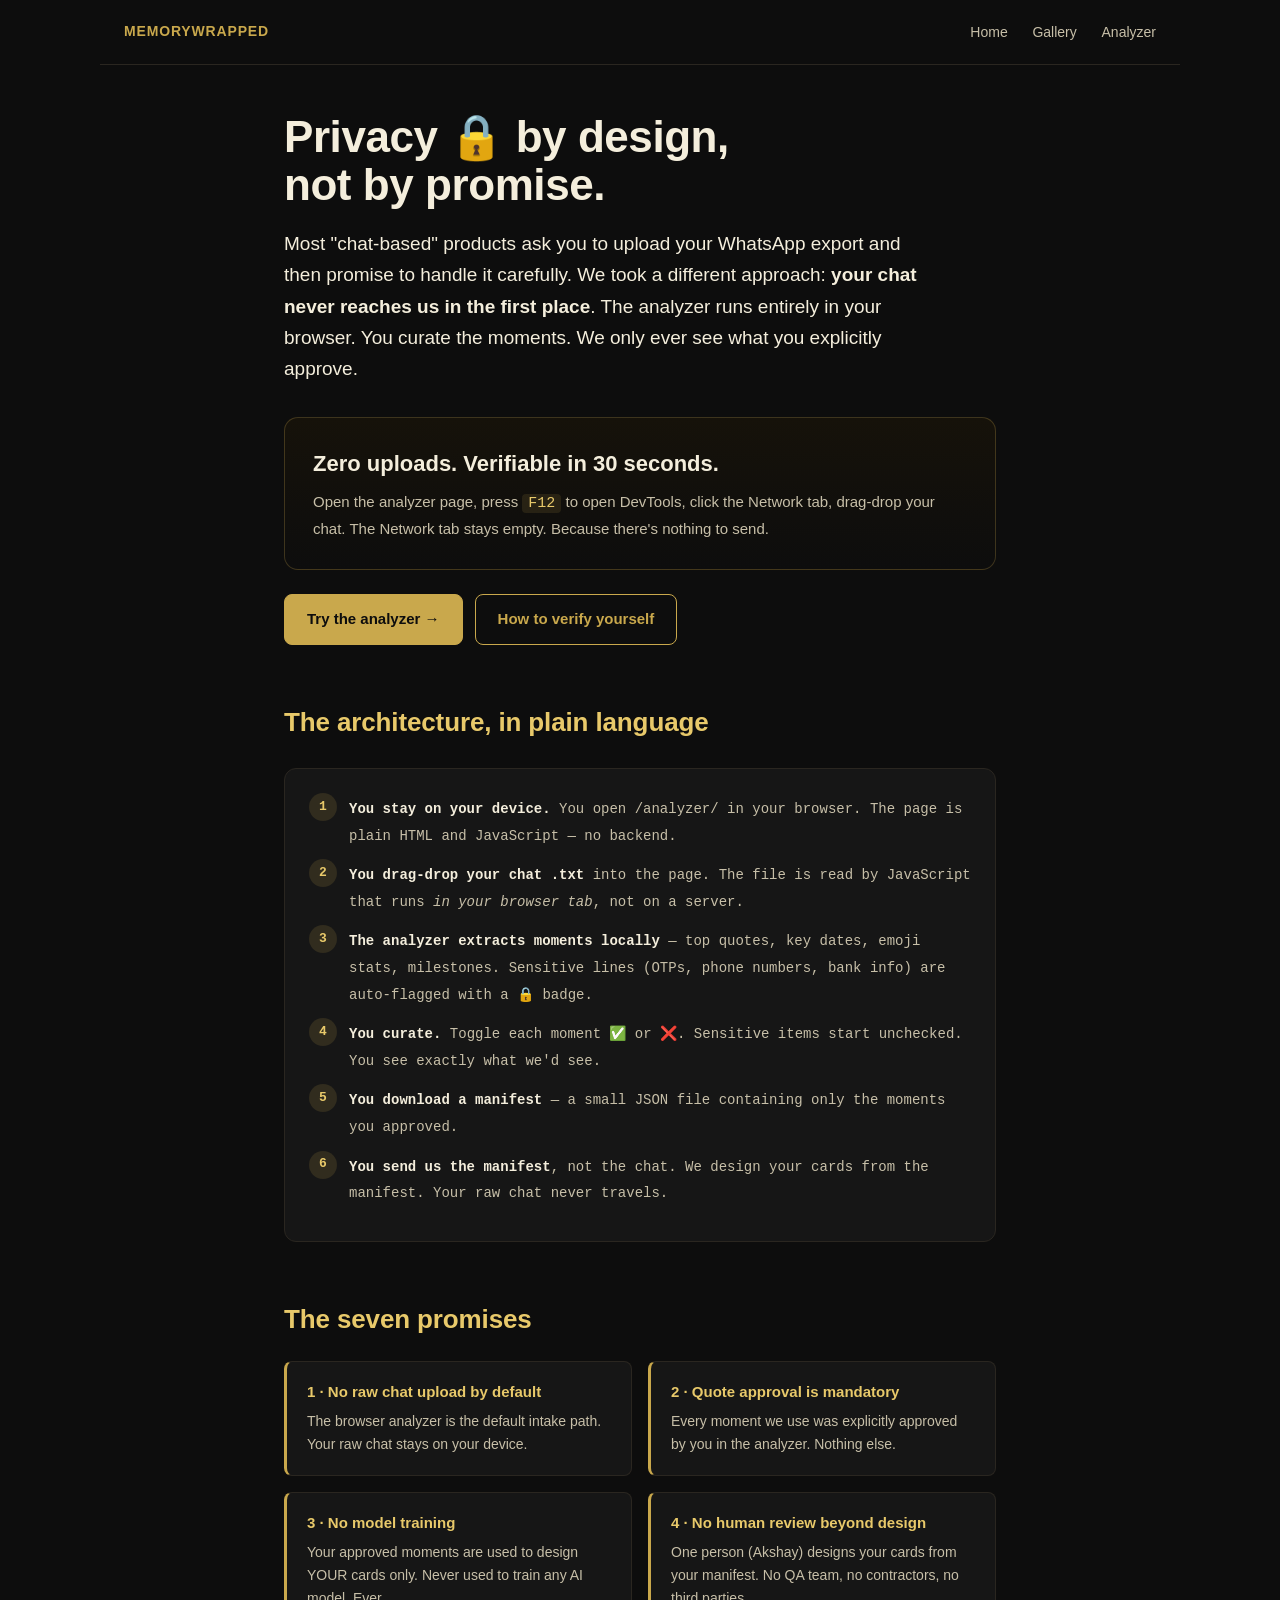
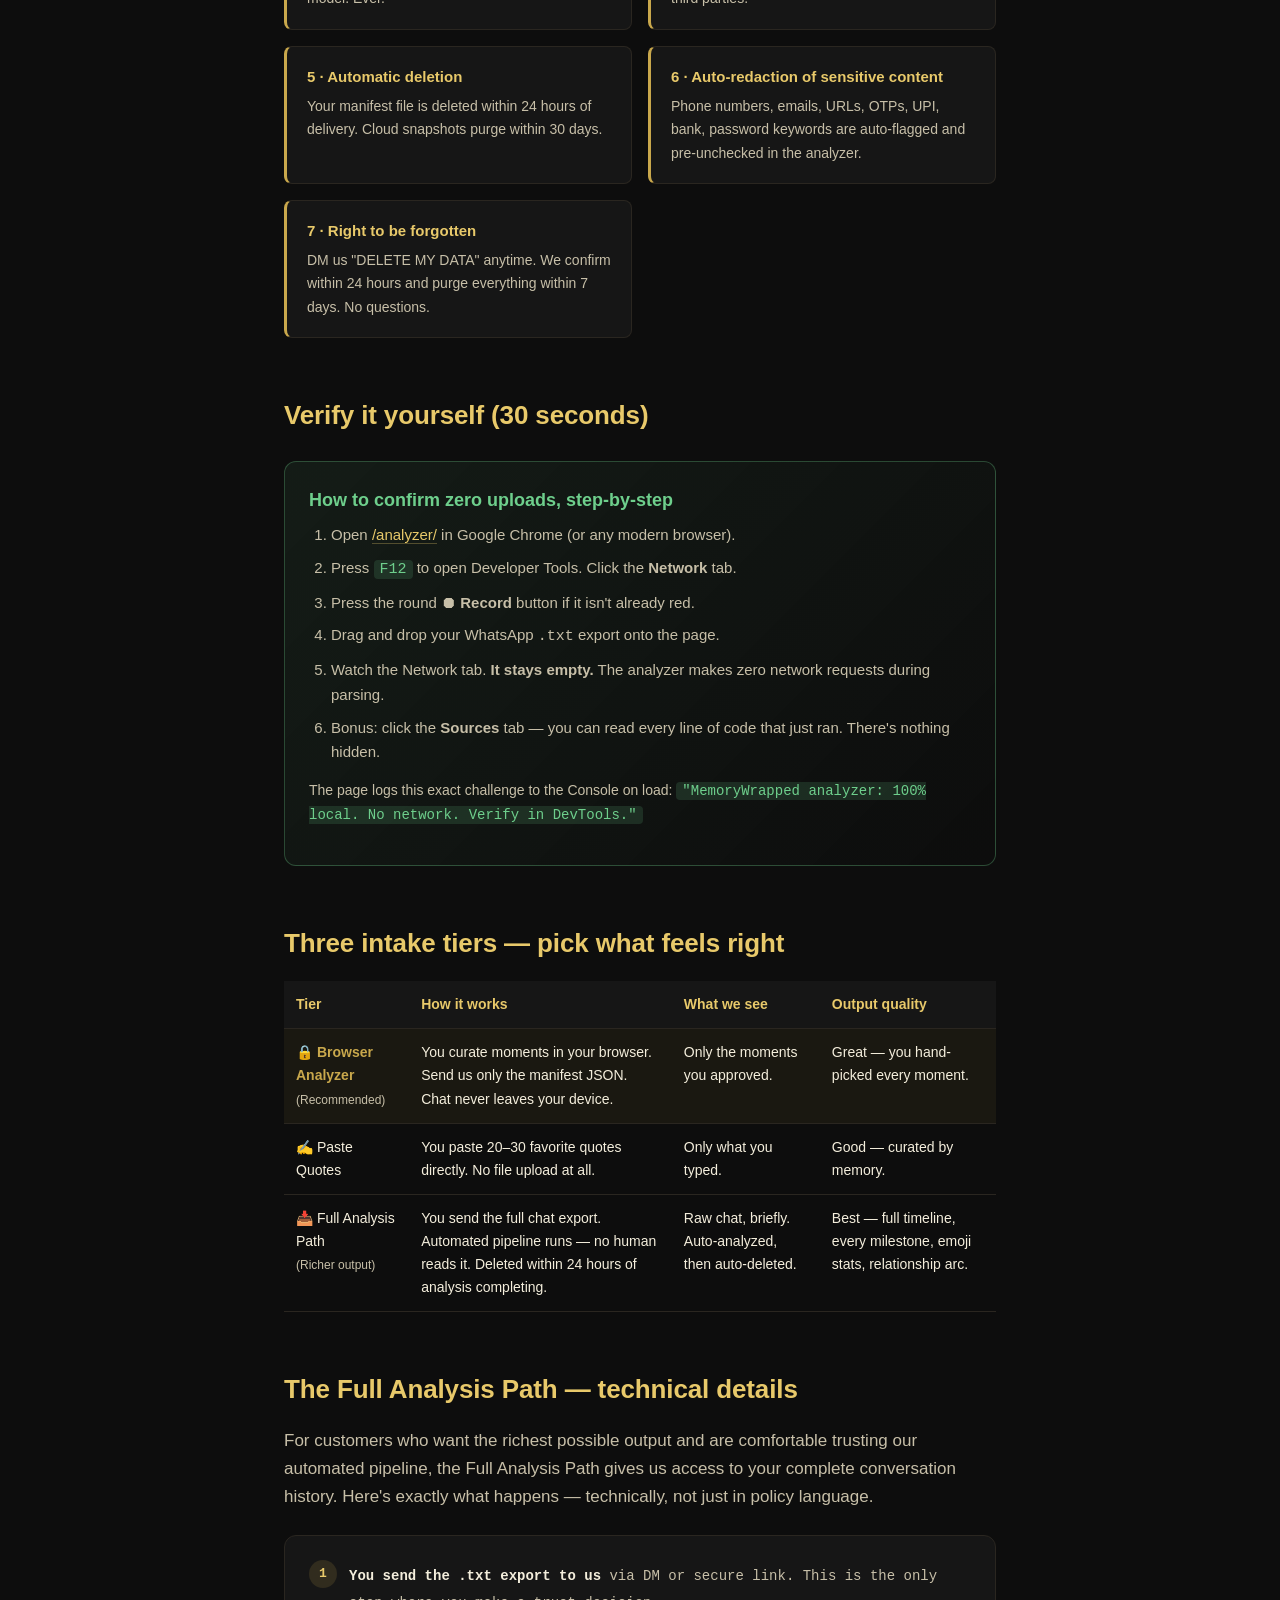
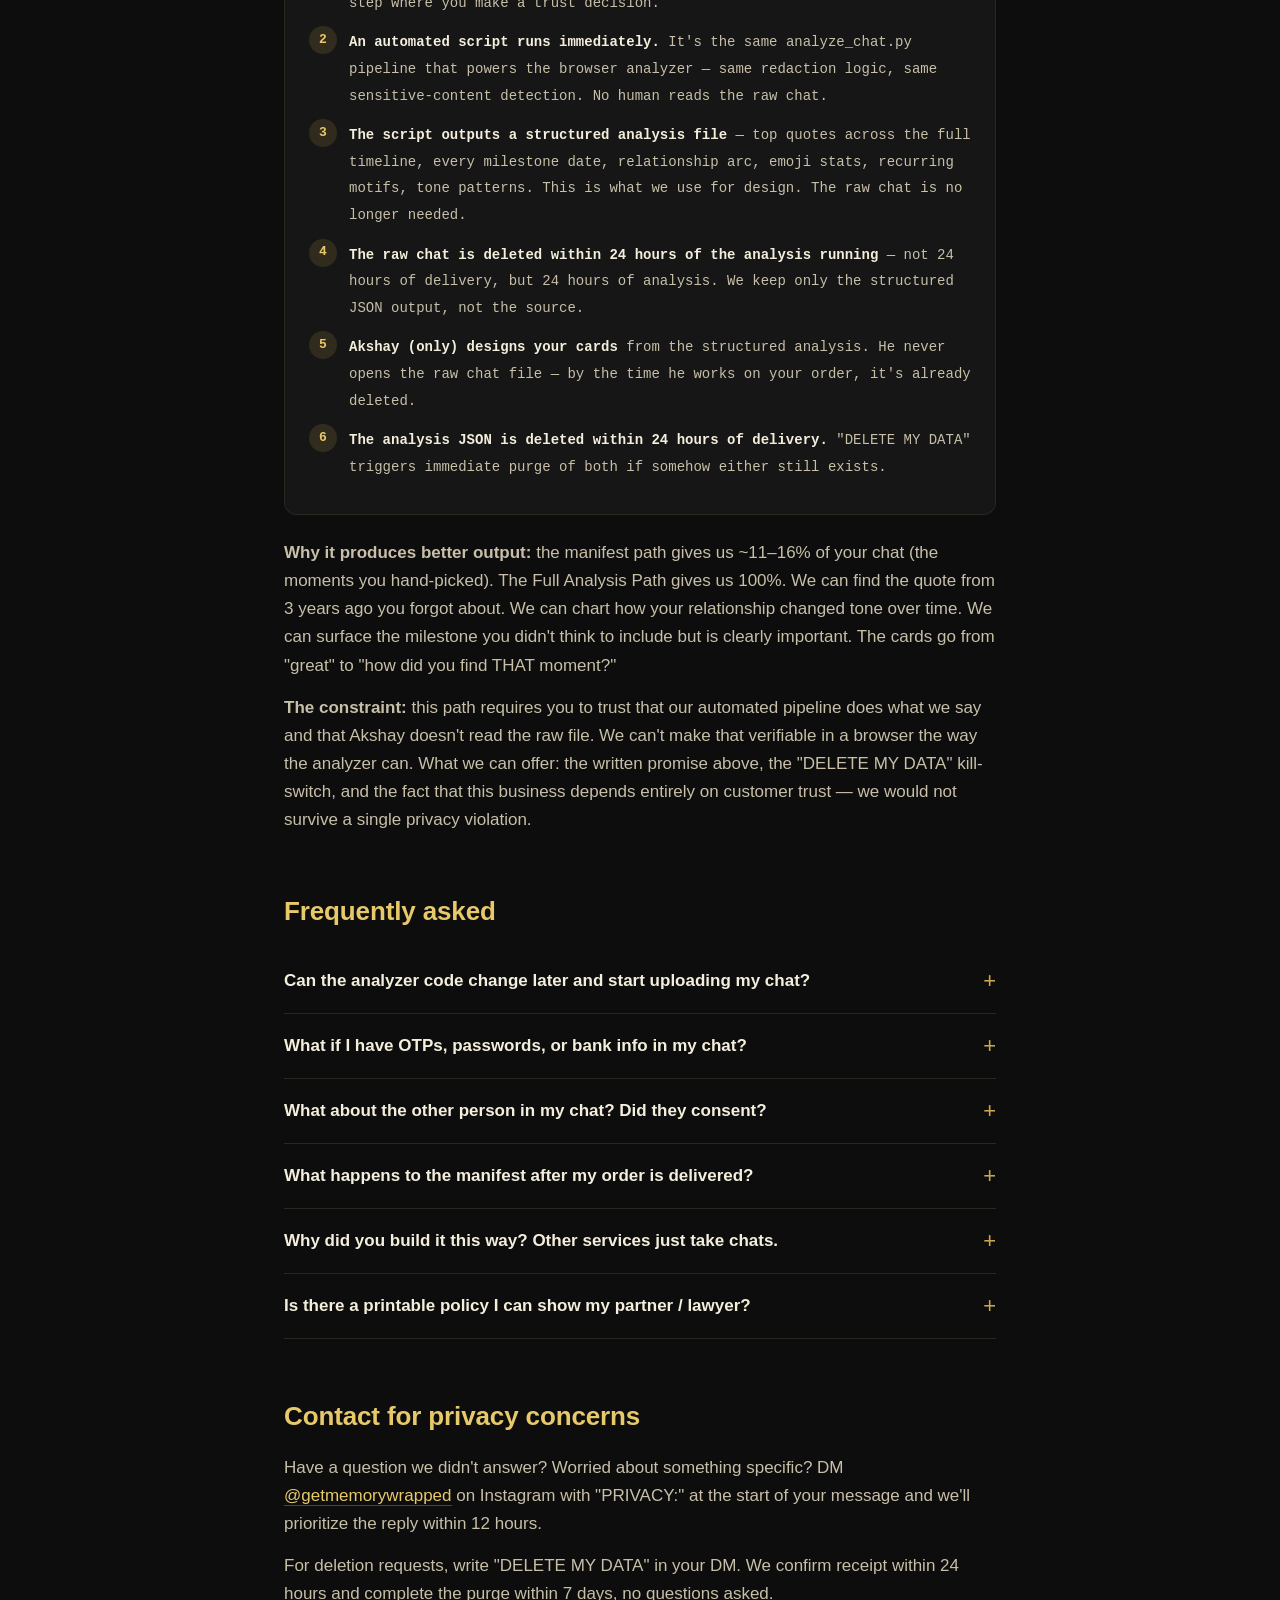
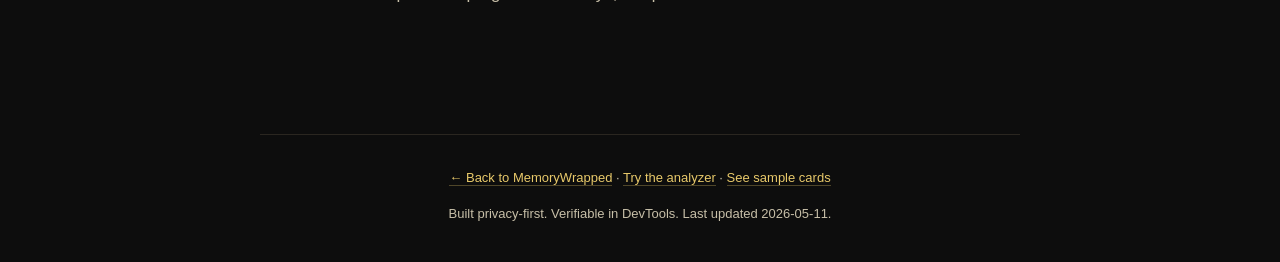
<file: privacy.html>
<!DOCTYPE html>
<html lang="en">
<head>
  <meta charset="UTF-8">
  <meta name="viewport" content="width=device-width, initial-scale=1.0">
  <title>Privacy by Design — MemoryWrapped</title>
  <meta name="description" content="Your WhatsApp chat never leaves your device. Verify it yourself in DevTools. The architecture, the seven promises, and the open code behind MemoryWrapped.">
  <style>
    :root {
      --bg: #0D0D0D;
      --bg-2: #161616;
      --gold: #C9A84C;
      --gold-light: #E8C96A;
      --gold-dark: #9A7B2E;
      --ink: #F4EEDC;
      --ink-soft: #C7BFA8;
      --rule: #2A2620;
      --good: #6ECF8C;
      --warn: #E0A45A;
    }
    * { box-sizing: border-box; margin: 0; padding: 0; }
    html, body {
      background: var(--bg);
      color: var(--ink);
      font-family: -apple-system, BlinkMacSystemFont, "Segoe UI", "Helvetica Neue", Arial, sans-serif;
      line-height: 1.65;
      font-size: 17px;
    }
    a { color: var(--gold-light); text-decoration: none; border-bottom: 1px solid rgba(232, 201, 106, 0.3); }
    a:hover { border-bottom-color: var(--gold-light); }
    .container {
      max-width: 760px;
      margin: 0 auto;
      padding: 48px 24px;
    }
    header.topnav {
      border-bottom: 1px solid var(--rule);
      padding: 18px 24px;
      display: flex;
      justify-content: space-between;
      align-items: center;
      max-width: 1080px;
      margin: 0 auto;
    }
    .brand {
      font-weight: 700;
      letter-spacing: 0.06em;
      color: var(--gold);
      font-size: 14px;
      text-transform: uppercase;
      border: none;
    }
    .nav-links a {
      margin-left: 20px;
      font-size: 14px;
      color: var(--ink-soft);
      border: none;
    }
    .nav-links a:hover { color: var(--gold-light); }
    h1 {
      font-size: 44px;
      line-height: 1.1;
      letter-spacing: -0.01em;
      font-weight: 700;
      margin-bottom: 18px;
    }
    h1 .lock { color: var(--gold); }
    h2 {
      font-size: 26px;
      letter-spacing: -0.005em;
      margin: 56px 0 16px;
      color: var(--gold-light);
      font-weight: 600;
    }
    h3 {
      font-size: 18px;
      font-weight: 600;
      margin: 28px 0 8px;
      color: var(--ink);
    }
    p { margin-bottom: 14px; color: var(--ink-soft); }
    p.lead {
      font-size: 19px;
      color: var(--ink);
      max-width: 640px;
    }
    .hero-claim {
      background: linear-gradient(180deg, #16120A 0%, #0D0D0D 100%);
      border: 1px solid rgba(201, 168, 76, 0.25);
      border-radius: 14px;
      padding: 28px;
      margin: 32px 0 16px;
    }
    .hero-claim .big {
      font-size: 22px;
      color: var(--ink);
      font-weight: 600;
      margin-bottom: 8px;
    }
    .hero-claim .small {
      color: var(--ink-soft);
      font-size: 15px;
    }
    .cta-row {
      display: flex;
      flex-wrap: wrap;
      gap: 12px;
      margin: 24px 0;
    }
    .cta {
      display: inline-block;
      padding: 12px 22px;
      border-radius: 8px;
      font-weight: 600;
      font-size: 15px;
      border: 1px solid var(--gold);
      color: var(--bg);
      background: var(--gold);
      transition: transform 0.15s, background 0.15s;
    }
    .cta:hover { transform: translateY(-1px); background: var(--gold-light); border-color: var(--gold-light); }
    .cta.ghost {
      background: transparent;
      color: var(--gold);
    }
    .cta.ghost:hover { background: rgba(201, 168, 76, 0.1); }

    .architecture-flow {
      background: var(--bg-2);
      border: 1px solid var(--rule);
      border-radius: 12px;
      padding: 24px;
      margin: 24px 0;
      font-family: ui-monospace, "SF Mono", Consolas, monospace;
      font-size: 14px;
      line-height: 1.9;
      color: var(--ink-soft);
      overflow-x: auto;
    }
    .architecture-flow .step {
      display: flex;
      align-items: flex-start;
      gap: 12px;
      margin-bottom: 10px;
    }
    .architecture-flow .step .num {
      flex: 0 0 28px;
      height: 28px;
      border-radius: 50%;
      background: rgba(201, 168, 76, 0.15);
      color: var(--gold-light);
      display: flex;
      align-items: center;
      justify-content: center;
      font-weight: 600;
      font-size: 13px;
    }
    .architecture-flow .step .text { flex: 1; padding-top: 3px; }
    .architecture-flow .step .text b { color: var(--ink); font-weight: 600; }

    .promise-grid {
      display: grid;
      grid-template-columns: repeat(auto-fit, minmax(280px, 1fr));
      gap: 16px;
      margin: 20px 0 8px;
    }
    .promise {
      background: var(--bg-2);
      border: 1px solid var(--rule);
      border-left: 3px solid var(--gold);
      border-radius: 8px;
      padding: 18px 20px;
    }
    .promise h4 {
      color: var(--gold-light);
      font-size: 15px;
      margin-bottom: 6px;
      font-weight: 600;
    }
    .promise p {
      font-size: 14px;
      color: var(--ink-soft);
      margin: 0;
    }

    details.faq {
      border-bottom: 1px solid var(--rule);
      padding: 18px 0;
    }
    details.faq summary {
      cursor: pointer;
      font-weight: 600;
      color: var(--ink);
      font-size: 17px;
      list-style: none;
      padding-right: 24px;
      position: relative;
    }
    details.faq summary::-webkit-details-marker { display: none; }
    details.faq summary::after {
      content: "+";
      position: absolute;
      right: 0;
      top: 50%;
      transform: translateY(-50%);
      color: var(--gold);
      font-size: 22px;
      font-weight: 300;
    }
    details.faq[open] summary::after { content: "−"; }
    details.faq p {
      margin-top: 12px;
      color: var(--ink-soft);
      font-size: 15px;
    }
    details.faq code {
      background: rgba(201, 168, 76, 0.1);
      padding: 1px 6px;
      border-radius: 4px;
      font-size: 13px;
      color: var(--gold-light);
    }

    .verify-card {
      background: linear-gradient(135deg, rgba(110, 207, 140, 0.08) 0%, rgba(13, 13, 13, 1) 100%);
      border: 1px solid rgba(110, 207, 140, 0.3);
      border-radius: 12px;
      padding: 24px;
      margin: 24px 0;
    }
    .verify-card h3 {
      color: var(--good);
      margin-top: 0;
    }
    .verify-card ol {
      padding-left: 22px;
      color: var(--ink-soft);
      font-size: 15px;
    }
    .verify-card ol li { margin-bottom: 8px; }

    .tier-table {
      width: 100%;
      border-collapse: collapse;
      margin: 16px 0;
      font-size: 14px;
    }
    .tier-table th, .tier-table td {
      text-align: left;
      padding: 12px;
      border-bottom: 1px solid var(--rule);
      vertical-align: top;
    }
    .tier-table th {
      color: var(--gold-light);
      font-weight: 600;
      background: var(--bg-2);
    }
    .tier-table .recommended {
      background: rgba(201, 168, 76, 0.07);
    }
    .tier-table .recommended td:first-child { color: var(--gold); font-weight: 600; }

    footer.page-footer {
      border-top: 1px solid var(--rule);
      padding: 32px 24px;
      max-width: 760px;
      margin: 64px auto 0;
      color: var(--ink-soft);
      font-size: 13px;
      text-align: center;
    }
    footer.page-footer a { font-size: 13px; }

    @media (max-width: 600px) {
      h1 { font-size: 32px; }
      h2 { font-size: 22px; }
      .container { padding: 32px 18px; }
    }
  </style>
</head>
<body>
  <header class="topnav">
    <a href="/" class="brand">MemoryWrapped</a>
    <nav class="nav-links">
      <a href="/">Home</a>
      <a href="/card_gallery.html">Gallery</a>
      <a href="/analyzer/">Analyzer</a>
    </nav>
  </header>

  <main class="container">
    <h1>Privacy <span class="lock">🔒</span> by design,<br>not by promise.</h1>
    <p class="lead">Most "chat-based" products ask you to upload your WhatsApp export and then promise to handle it carefully. We took a different approach: <b>your chat never reaches us in the first place</b>. The analyzer runs entirely in your browser. You curate the moments. We only ever see what you explicitly approve.</p>

    <div class="hero-claim">
      <div class="big">Zero uploads. Verifiable in 30 seconds.</div>
      <div class="small">Open the analyzer page, press <code style="background:rgba(201,168,76,0.12);padding:1px 6px;border-radius:4px;color:var(--gold-light);">F12</code> to open DevTools, click the Network tab, drag-drop your chat. The Network tab stays empty. Because there's nothing to send.</div>
    </div>

    <div class="cta-row">
      <a href="/analyzer/" class="cta">Try the analyzer →</a>
      <a href="#verify" class="cta ghost">How to verify yourself</a>
    </div>

    <h2>The architecture, in plain language</h2>
    <div class="architecture-flow">
      <div class="step"><div class="num">1</div><div class="text"><b>You stay on your device.</b> You open <code>/analyzer/</code> in your browser. The page is plain HTML and JavaScript — no backend.</div></div>
      <div class="step"><div class="num">2</div><div class="text"><b>You drag-drop your chat .txt</b> into the page. The file is read by JavaScript that runs <i>in your browser tab</i>, not on a server.</div></div>
      <div class="step"><div class="num">3</div><div class="text"><b>The analyzer extracts moments locally</b> — top quotes, key dates, emoji stats, milestones. Sensitive lines (OTPs, phone numbers, bank info) are auto-flagged with a 🔒 badge.</div></div>
      <div class="step"><div class="num">4</div><div class="text"><b>You curate.</b> Toggle each moment ✅ or ❌. Sensitive items start unchecked. You see exactly what we'd see.</div></div>
      <div class="step"><div class="num">5</div><div class="text"><b>You download a manifest</b> — a small JSON file containing only the moments you approved.</div></div>
      <div class="step"><div class="num">6</div><div class="text"><b>You send us the manifest</b>, not the chat. We design your cards from the manifest. Your raw chat never travels.</div></div>
    </div>

    <h2>The seven promises</h2>
    <div class="promise-grid">
      <div class="promise"><h4>1 · No raw chat upload by default</h4><p>The browser analyzer is the default intake path. Your raw chat stays on your device.</p></div>
      <div class="promise"><h4>2 · Quote approval is mandatory</h4><p>Every moment we use was explicitly approved by you in the analyzer. Nothing else.</p></div>
      <div class="promise"><h4>3 · No model training</h4><p>Your approved moments are used to design YOUR cards only. Never used to train any AI model. Ever.</p></div>
      <div class="promise"><h4>4 · No human review beyond design</h4><p>One person (Akshay) designs your cards from your manifest. No QA team, no contractors, no third parties.</p></div>
      <div class="promise"><h4>5 · Automatic deletion</h4><p>Your manifest file is deleted within 24 hours of delivery. Cloud snapshots purge within 30 days.</p></div>
      <div class="promise"><h4>6 · Auto-redaction of sensitive content</h4><p>Phone numbers, emails, URLs, OTPs, UPI, bank, password keywords are auto-flagged and pre-unchecked in the analyzer.</p></div>
      <div class="promise"><h4>7 · Right to be forgotten</h4><p>DM us "DELETE MY DATA" anytime. We confirm within 24 hours and purge everything within 7 days. No questions.</p></div>
    </div>

    <h2 id="verify">Verify it yourself (30 seconds)</h2>
    <div class="verify-card">
      <h3>How to confirm zero uploads, step-by-step</h3>
      <ol>
        <li>Open <a href="/analyzer/">/analyzer/</a> in Google Chrome (or any modern browser).</li>
        <li>Press <code style="background:rgba(110,207,140,0.15);padding:1px 6px;border-radius:4px;color:var(--good);">F12</code> to open Developer Tools. Click the <b>Network</b> tab.</li>
        <li>Press the round <b>⏺ Record</b> button if it isn't already red.</li>
        <li>Drag and drop your WhatsApp <code>.txt</code> export onto the page.</li>
        <li>Watch the Network tab. <b>It stays empty.</b> The analyzer makes zero network requests during parsing.</li>
        <li>Bonus: click the <b>Sources</b> tab — you can read every line of code that just ran. There's nothing hidden.</li>
      </ol>
      <p style="margin-top: 14px; color: var(--ink-soft); font-size: 14px;">The page logs this exact challenge to the Console on load: <code style="background:rgba(110,207,140,0.15);padding:1px 6px;border-radius:4px;color:var(--good);">"MemoryWrapped analyzer: 100% local. No network. Verify in DevTools."</code></p>
    </div>

    <h2>Three intake tiers — pick what feels right</h2>
    <table class="tier-table">
      <thead>
        <tr>
          <th>Tier</th>
          <th>How it works</th>
          <th>What we see</th>
          <th>Output quality</th>
        </tr>
      </thead>
      <tbody>
        <tr class="recommended">
          <td>🔒 Browser Analyzer<br><span style="font-weight: 400; color: var(--ink-soft); font-size: 12px;">(Recommended)</span></td>
          <td>You curate moments in your browser. Send us only the manifest JSON. Chat never leaves your device.</td>
          <td>Only the moments you approved.</td>
          <td>Great — you hand-picked every moment.</td>
        </tr>
        <tr>
          <td>✍️ Paste Quotes</td>
          <td>You paste 20–30 favorite quotes directly. No file upload at all.</td>
          <td>Only what you typed.</td>
          <td>Good — curated by memory.</td>
        </tr>
        <tr>
          <td>📥 Full Analysis Path<br><span style="font-weight: 400; color: var(--ink-soft); font-size: 12px;">(Richer output)</span></td>
          <td>You send the full chat export. Automated pipeline runs — no human reads it. Deleted within 24 hours of analysis completing.</td>
          <td>Raw chat, briefly. Auto-analyzed, then auto-deleted.</td>
          <td>Best — full timeline, every milestone, emoji stats, relationship arc.</td>
        </tr>
      </tbody>
    </table>

    <h2>The Full Analysis Path — technical details</h2>
    <p>For customers who want the richest possible output and are comfortable trusting our automated pipeline, the Full Analysis Path gives us access to your complete conversation history. Here's exactly what happens — technically, not just in policy language.</p>
    <div class="architecture-flow">
      <div class="step"><div class="num">1</div><div class="text"><b>You send the .txt export to us</b> via DM or secure link. This is the only step where you make a trust decision.</div></div>
      <div class="step"><div class="num">2</div><div class="text"><b>An automated script runs immediately.</b> It's the same <code>analyze_chat.py</code> pipeline that powers the browser analyzer — same redaction logic, same sensitive-content detection. No human reads the raw chat.</div></div>
      <div class="step"><div class="num">3</div><div class="text"><b>The script outputs a structured analysis file</b> — top quotes across the full timeline, every milestone date, relationship arc, emoji stats, recurring motifs, tone patterns. This is what we use for design. The raw chat is no longer needed.</div></div>
      <div class="step"><div class="num">4</div><div class="text"><b>The raw chat is deleted within 24 hours of the analysis running</b> — not 24 hours of delivery, but 24 hours of analysis. We keep only the structured JSON output, not the source.</div></div>
      <div class="step"><div class="num">5</div><div class="text"><b>Akshay (only) designs your cards</b> from the structured analysis. He never opens the raw chat file — by the time he works on your order, it's already deleted.</div></div>
      <div class="step"><div class="num">6</div><div class="text"><b>The analysis JSON is deleted within 24 hours of delivery.</b> "DELETE MY DATA" triggers immediate purge of both if somehow either still exists.</div></div>
    </div>
    <p><b>Why it produces better output:</b> the manifest path gives us ~11–16% of your chat (the moments you hand-picked). The Full Analysis Path gives us 100%. We can find the quote from 3 years ago you forgot about. We can chart how your relationship changed tone over time. We can surface the milestone you didn't think to include but is clearly important. The cards go from "great" to "how did you find THAT moment?"</p>
    <p><b>The constraint:</b> this path requires you to trust that our automated pipeline does what we say and that Akshay doesn't read the raw file. We can't make that verifiable in a browser the way the analyzer can. What we can offer: the written promise above, the "DELETE MY DATA" kill-switch, and the fact that this business depends entirely on customer trust — we would not survive a single privacy violation.</p>

    <h2>Frequently asked</h2>

    <details class="faq">
      <summary>Can the analyzer code change later and start uploading my chat?</summary>
      <p>The analyzer is hosted on GitHub Pages from a public repo. Every code change is visible in commit history. You can also save the page to your computer (<code>Ctrl+S</code>) and use that local copy forever — it'll always be the version you saved, even if we update the live site. The Network tab is the live truth: if it's empty, no upload happened.</p>
    </details>

    <details class="faq">
      <summary>What if I have OTPs, passwords, or bank info in my chat?</summary>
      <p>The analyzer auto-detects these and pre-unchecks them with a 🔒 badge. Specifically: phone numbers (Indian + international), emails, URLs, the keywords <i>password / OTP / UPI / bank / account / card / login / PIN / address</i>, and long numeric strings. You'd have to manually approve them — and even then we redact in the snippet text.</p>
    </details>

    <details class="faq">
      <summary>What about the other person in my chat? Did they consent?</summary>
      <p>Consent for chat-based gifts is a known gray area. Our position: you have the legal right to use your own messages and quote yourself; the other person's messages are quoted only on your representation that you have permission. If the other person ever wants their quotes removed, DM us and we honor it within 7 days. We never publicly share customer content.</p>
    </details>

    <details class="faq">
      <summary>What happens to the manifest after my order is delivered?</summary>
      <p>Manifest file is deleted from our drive within 24 hours of delivery confirmation. Cloud storage snapshots purge within 30 days. You can also DM "DELETE MY DATA" to trigger immediate purge — confirmed within 24 hours.</p>
    </details>

    <details class="faq">
      <summary>Why did you build it this way? Other services just take chats.</summary>
      <p>Every privacy-conscious person we talked to said: "the idea is beautiful but I'd never send my chat to a stranger." So we built it to solve the actual objection, not work around it. It's slightly more friction (10 mins curating vs. 30 seconds sending the file), but you stay in control the entire time. Honestly, the curating step is half the fun — you re-read your story while picking the moments you want immortalized.</p>
    </details>

    <details class="faq">
      <summary>Is there a printable policy I can show my partner / lawyer?</summary>
      <p>Yes — DM us "PRINT POLICY" and we send a one-page PDF version of these promises, signed and dated. Useful if your gift recipient or family member wants to review before you proceed.</p>
    </details>

    <h2>Contact for privacy concerns</h2>
    <p>Have a question we didn't answer? Worried about something specific? DM <a href="https://www.instagram.com/getmemorywrapped/">@getmemorywrapped</a> on Instagram with "PRIVACY:" at the start of your message and we'll prioritize the reply within 12 hours.</p>

    <p>For deletion requests, write "DELETE MY DATA" in your DM. We confirm receipt within 24 hours and complete the purge within 7 days, no questions asked.</p>
  </main>

  <footer class="page-footer">
    <p><a href="/">← Back to MemoryWrapped</a> · <a href="/analyzer/">Try the analyzer</a> · <a href="/card_gallery.html">See sample cards</a></p>
    <p style="margin-top: 12px;">Built privacy-first. Verifiable in DevTools. Last updated 2026-05-11.</p>
  </footer>

  <script>
    // Match the analyzer's verifiability claim — log a hash to console on page load
    console.log("%cMemoryWrapped privacy page", "color: #C9A84C; font-size: 14px; font-weight: bold;");
    console.log("This page has no analytics, no trackers, no third-party scripts. View page source to verify.");
  </script>
</body>
</html>
</file>
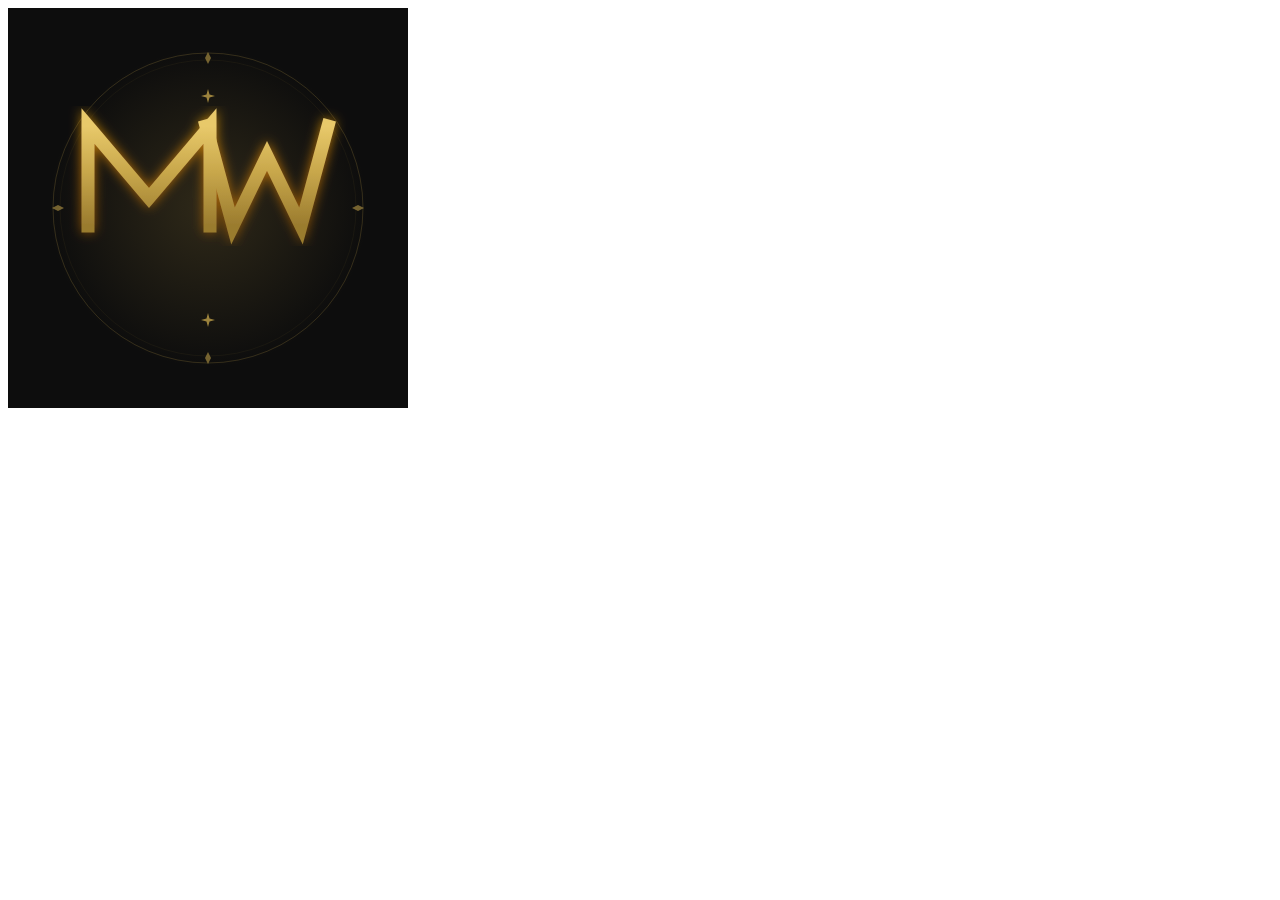
<file: assets/convert_logo.html>
<!DOCTYPE html>
<html>
<body>
<canvas id="c" width="400" height="400"></canvas>
<script>
  const img = new Image();
  img.onload = function() {
    const ctx = document.getElementById('c').getContext('2d');
    ctx.drawImage(img, 0, 0, 400, 400);
    const a = document.createElement('a');
    a.download = 'mw_logo.png';
    a.href = document.getElementById('c').toDataURL('image/png');
    document.body.appendChild(a);
    a.click();
  };
  img.src = 'mw_logo.svg';
</script>
</body>
</html>
</file>
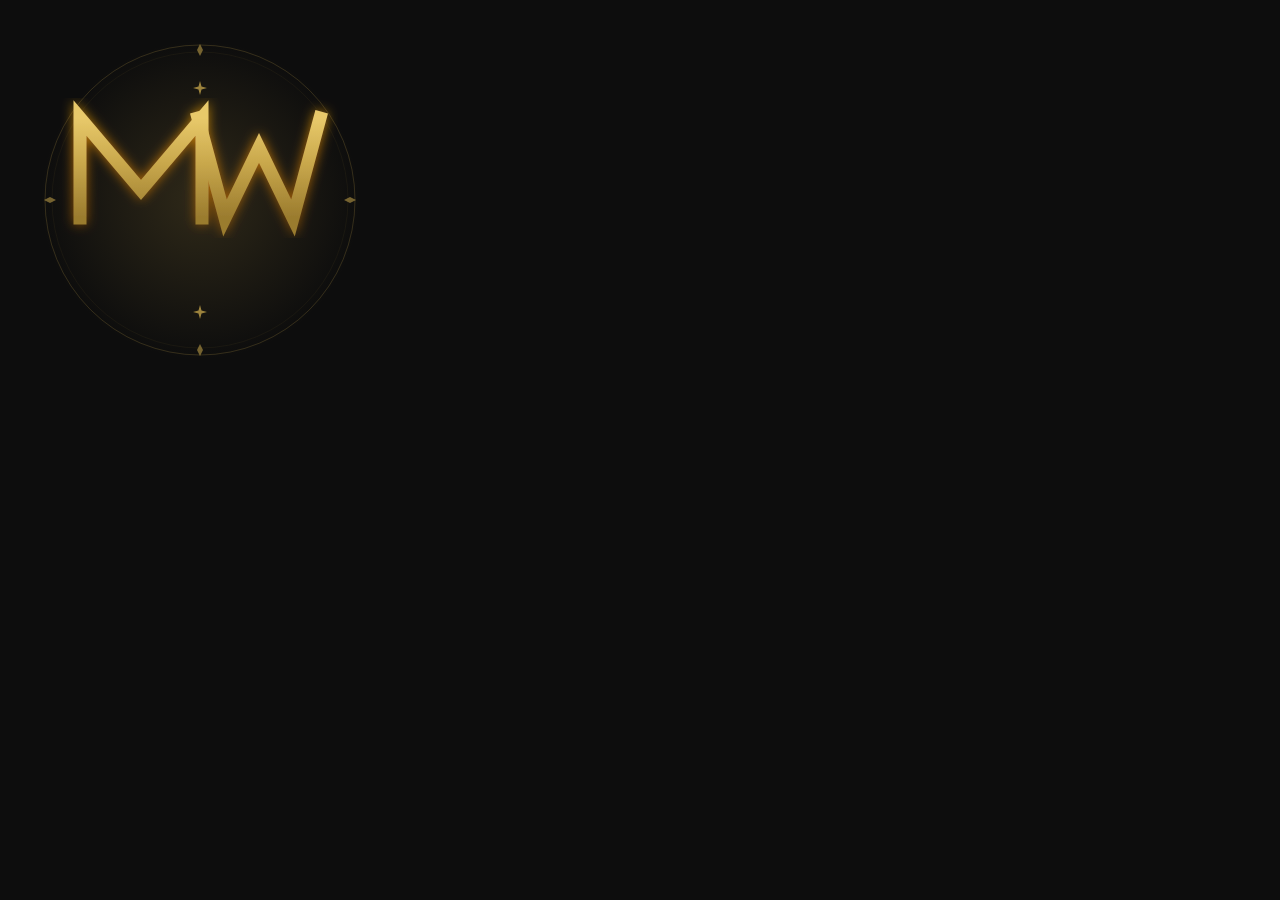
<file: assets/logo_render.html>
<!DOCTYPE html>
<html><head><style>
*{margin:0;padding:0;box-sizing:border-box}
body{width:400px;height:400px;overflow:hidden;background:#0D0D0D}
img{width:400px;height:400px;display:block}
</style></head>
<body><img src="mw_logo.svg"></body></html>
</file>
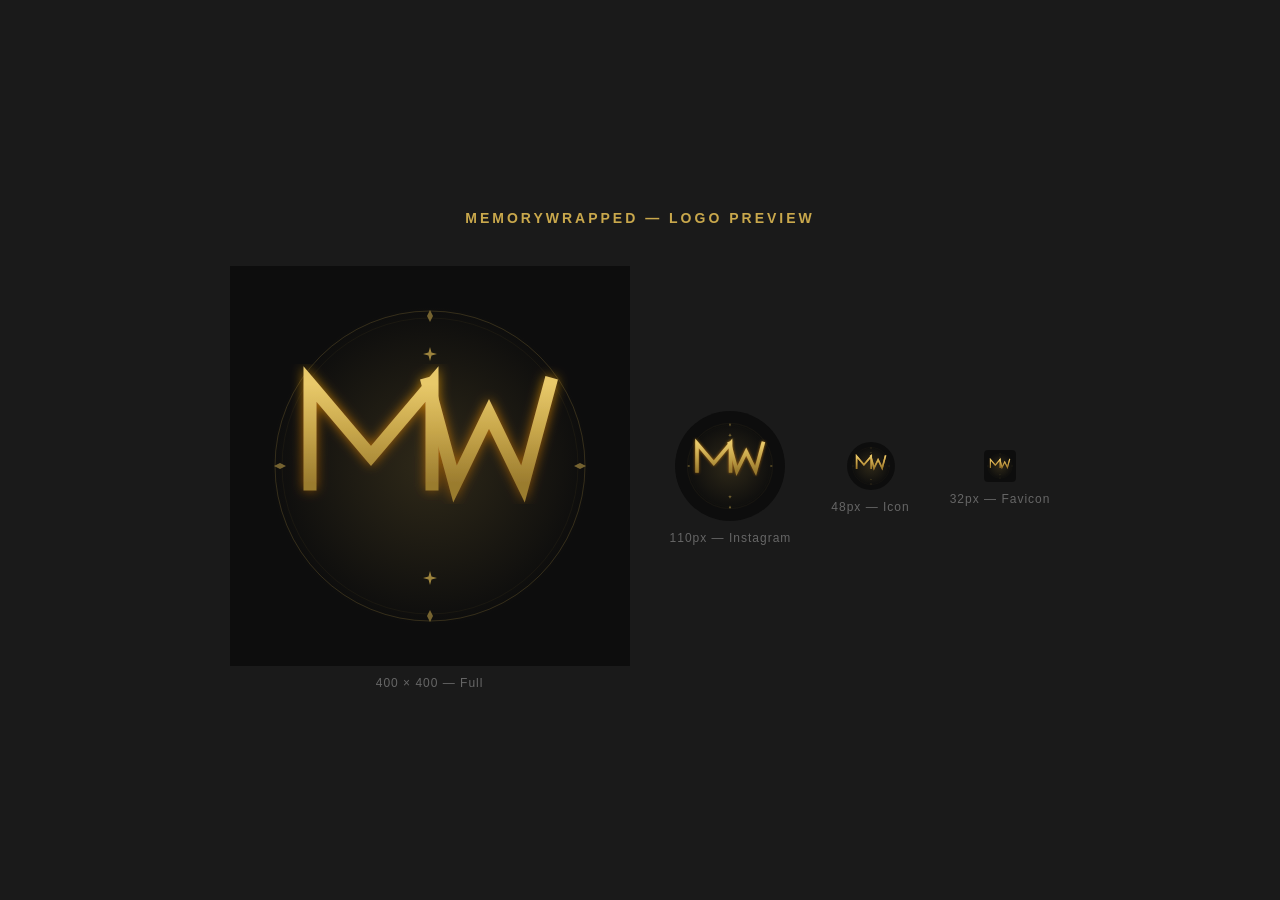
<file: assets/mw_logo_preview.html>
<!DOCTYPE html>
<html lang="en">
<head>
  <meta charset="UTF-8"/>
  <meta name="viewport" content="width=device-width, initial-scale=1.0"/>
  <title>MemoryWrapped Logo Preview</title>
  <style>
    * { margin: 0; padding: 0; box-sizing: border-box; }
    body {
      background: #1a1a1a;
      display: flex;
      flex-direction: column;
      align-items: center;
      justify-content: center;
      min-height: 100vh;
      font-family: sans-serif;
      gap: 40px;
      padding: 40px;
    }
    h1 { color: #C9A84C; font-size: 14px; letter-spacing: 3px; text-transform: uppercase; }
    .previews {
      display: flex;
      gap: 40px;
      align-items: center;
      flex-wrap: wrap;
      justify-content: center;
    }
    .preview-item {
      display: flex;
      flex-direction: column;
      align-items: center;
      gap: 10px;
    }
    .preview-item span {
      color: #666;
      font-size: 12px;
      letter-spacing: 1px;
    }
    /* Full size */
    .full img { width: 400px; height: 400px; }

    /* Instagram profile pic simulation */
    .insta img {
      width: 110px;
      height: 110px;
      border-radius: 50%;
      display: block;
    }

    /* Small icon size */
    .small img {
      width: 48px;
      height: 48px;
      border-radius: 50%;
      display: block;
    }

    /* Favicon size */
    .favicon img {
      width: 32px;
      height: 32px;
      border-radius: 4px;
      display: block;
    }
  </style>
</head>
<body>
  <h1>MemoryWrapped — Logo Preview</h1>
  <div class="previews">
    <div class="preview-item full">
      <img src="mw_logo.svg" alt="MemoryWrapped Logo"/>
      <span>400 × 400 — Full</span>
    </div>
    <div class="preview-item insta">
      <img src="mw_logo.svg" alt="MemoryWrapped Logo"/>
      <span>110px — Instagram</span>
    </div>
    <div class="preview-item small">
      <img src="mw_logo.svg" alt="MemoryWrapped Logo"/>
      <span>48px — Icon</span>
    </div>
    <div class="preview-item favicon">
      <img src="mw_logo.svg" alt="MemoryWrapped Logo"/>
      <span>32px — Favicon</span>
    </div>
  </div>
</body>
</html>
</file>
<file: analyzer/styles.css>
/* MemoryWrapped Analyzer — local-only, no trackers */

:root {
  --bg: #0D0D0D;
  --bg-2: #161616;
  --bg-3: #1E1E1E;
  --gold: #C9A84C;
  --gold-light: #E8C96A;
  --gold-dark: #9A7B2E;
  --ink: #F4EEDC;
  --ink-soft: #C7BFA8;
  --ink-mute: #8A8472;
  --rule: #2A2620;
  --good: #6ECF8C;
  --warn: #E0A45A;
  --danger: #E07A5A;
  --lock: #C9A84C;
}

* { box-sizing: border-box; margin: 0; padding: 0; }
html, body {
  background: var(--bg);
  color: var(--ink);
  font-family: -apple-system, BlinkMacSystemFont, "Segoe UI", "Helvetica Neue", Arial, sans-serif;
  line-height: 1.55;
  font-size: 16px;
}
a {
  color: var(--gold-light);
  text-decoration: none;
  border-bottom: 1px solid rgba(232, 201, 106, 0.3);
}
a:hover { border-bottom-color: var(--gold-light); }

header.topnav {
  border-bottom: 1px solid var(--rule);
  padding: 16px 24px;
  display: flex;
  justify-content: space-between;
  align-items: center;
  max-width: 1280px;
  margin: 0 auto;
}
.brand {
  font-weight: 700;
  letter-spacing: 0.06em;
  color: var(--gold);
  font-size: 13px;
  text-transform: uppercase;
  border: none;
}
.nav-links a {
  margin-left: 16px;
  font-size: 13px;
  color: var(--ink-soft);
  border: none;
}

main {
  max-width: 1080px;
  margin: 0 auto;
  padding: 32px 24px 80px;
}

/* HERO */
.hero {
  text-align: center;
  margin-bottom: 32px;
}
.hero h1 {
  font-size: 38px;
  line-height: 1.1;
  font-weight: 700;
  margin-bottom: 10px;
}
.hero h1 .lock { color: var(--gold); }
.hero p.lead {
  color: var(--ink-soft);
  font-size: 17px;
  max-width: 640px;
  margin: 0 auto;
}

/* VERIFY BANNER */
.verify-banner {
  background: linear-gradient(135deg, rgba(110, 207, 140, 0.06) 0%, rgba(13, 13, 13, 1) 100%);
  border: 1px solid rgba(110, 207, 140, 0.25);
  border-radius: 10px;
  padding: 14px 20px;
  margin: 24px 0;
  font-size: 14px;
  color: var(--ink-soft);
  display: flex;
  align-items: center;
  gap: 12px;
}
.verify-banner .icon {
  color: var(--good);
  font-size: 18px;
}
.verify-banner b { color: var(--good); }
.verify-banner code {
  background: rgba(110, 207, 140, 0.15);
  padding: 1px 6px;
  border-radius: 4px;
  color: var(--good);
  font-size: 12px;
}

/* DROP ZONE */
.drop-zone {
  border: 2px dashed rgba(201, 168, 76, 0.4);
  border-radius: 14px;
  padding: 60px 20px;
  text-align: center;
  background: var(--bg-2);
  cursor: pointer;
  transition: all 0.2s;
  margin: 24px 0;
}
.drop-zone:hover, .drop-zone.dragover {
  border-color: var(--gold-light);
  background: rgba(201, 168, 76, 0.05);
}
.drop-zone .icon {
  font-size: 48px;
  margin-bottom: 16px;
}
.drop-zone .big {
  font-size: 20px;
  color: var(--ink);
  font-weight: 600;
  margin-bottom: 8px;
}
.drop-zone .small {
  color: var(--ink-soft);
  font-size: 14px;
}
.drop-zone input[type=file] { display: none; }
.drop-zone .small-link {
  color: var(--gold-light);
  text-decoration: underline;
}

/* SAMPLE LINK */
.try-sample {
  text-align: center;
  margin-top: 12px;
  font-size: 14px;
  color: var(--ink-mute);
}
.try-sample a {
  border: none;
  color: var(--gold-light);
  text-decoration: underline;
}

/* RESULTS HEADER */
.results-header {
  margin: 32px 0 24px;
  padding: 24px;
  background: var(--bg-2);
  border-radius: 12px;
  border: 1px solid var(--rule);
}
.results-header h2 {
  color: var(--gold-light);
  font-size: 22px;
  margin-bottom: 12px;
}
.stats-grid {
  display: grid;
  grid-template-columns: repeat(auto-fit, minmax(140px, 1fr));
  gap: 14px;
  margin-top: 16px;
}
.stat {
  background: var(--bg-3);
  border-radius: 8px;
  padding: 14px;
  text-align: center;
}
.stat .num {
  display: block;
  color: var(--gold-light);
  font-size: 22px;
  font-weight: 700;
}
.stat .label {
  display: block;
  color: var(--ink-mute);
  font-size: 11px;
  text-transform: uppercase;
  letter-spacing: 0.05em;
  margin-top: 4px;
}

/* TABS */
.tabs {
  display: flex;
  gap: 4px;
  border-bottom: 1px solid var(--rule);
  margin: 32px 0 20px;
  overflow-x: auto;
}
.tab {
  background: transparent;
  color: var(--ink-soft);
  padding: 10px 16px;
  border: none;
  border-bottom: 2px solid transparent;
  cursor: pointer;
  font-size: 14px;
  font-weight: 600;
  white-space: nowrap;
  transition: color 0.15s, border-color 0.15s;
}
.tab:hover { color: var(--ink); }
.tab.active {
  color: var(--gold-light);
  border-bottom-color: var(--gold);
}
.tab .count {
  font-weight: 400;
  color: var(--ink-mute);
  margin-left: 4px;
  font-size: 12px;
}

.tab-panel { display: none; }
.tab-panel.active { display: block; }

/* MOMENT ITEMS */
.moment {
  background: var(--bg-2);
  border: 1px solid var(--rule);
  border-radius: 10px;
  padding: 14px 16px;
  margin-bottom: 10px;
  display: flex;
  align-items: flex-start;
  gap: 12px;
  transition: border-color 0.15s, background 0.15s;
}
.moment.approved {
  border-color: rgba(201, 168, 76, 0.5);
  background: rgba(201, 168, 76, 0.04);
}
.moment.sensitive {
  border-color: rgba(224, 122, 90, 0.3);
}
.moment input[type=checkbox] {
  flex: 0 0 22px;
  width: 22px;
  height: 22px;
  margin-top: 2px;
  cursor: pointer;
  accent-color: var(--gold);
}
.moment .body {
  flex: 1;
  min-width: 0;
}
.moment .text {
  color: var(--ink);
  font-size: 15px;
  line-height: 1.5;
  word-wrap: break-word;
}
.moment .meta {
  color: var(--ink-mute);
  font-size: 12px;
  margin-top: 6px;
  display: flex;
  gap: 14px;
  flex-wrap: wrap;
}
.moment .meta .sender { color: var(--gold-light); }
.moment .badges {
  display: flex;
  gap: 6px;
  margin-top: 6px;
}
.badge {
  display: inline-block;
  font-size: 11px;
  padding: 2px 8px;
  border-radius: 10px;
  font-weight: 600;
}
.badge.lock { background: rgba(224, 122, 90, 0.15); color: var(--danger); }
.badge.redacted { background: rgba(224, 164, 90, 0.15); color: var(--warn); }
.badge.kind { background: var(--bg-3); color: var(--ink-mute); }

/* EMOJI GRID */
.emoji-grid {
  display: grid;
  grid-template-columns: repeat(auto-fill, minmax(110px, 1fr));
  gap: 10px;
}
.emoji-item {
  background: var(--bg-2);
  border: 1px solid var(--rule);
  border-radius: 10px;
  padding: 12px;
  text-align: center;
  cursor: pointer;
  transition: border-color 0.15s, background 0.15s;
}
.emoji-item.approved {
  border-color: rgba(201, 168, 76, 0.5);
  background: rgba(201, 168, 76, 0.04);
}
.emoji-item .big-emoji {
  font-size: 28px;
  display: block;
}
.emoji-item .count {
  color: var(--ink-mute);
  font-size: 12px;
  margin-top: 4px;
}
.emoji-item input { display: none; }

/* USER INPUTS */
.user-inputs {
  background: var(--bg-2);
  border: 1px solid var(--rule);
  border-radius: 12px;
  padding: 24px;
  margin: 24px 0;
}
.user-inputs h3 {
  color: var(--gold-light);
  margin-bottom: 16px;
}
.user-inputs .field {
  margin-bottom: 14px;
}
.user-inputs label {
  display: block;
  color: var(--ink-soft);
  font-size: 13px;
  font-weight: 600;
  margin-bottom: 6px;
}
.user-inputs input[type=text],
.user-inputs select,
.user-inputs textarea {
  width: 100%;
  background: var(--bg-3);
  border: 1px solid var(--rule);
  border-radius: 8px;
  padding: 10px 14px;
  color: var(--ink);
  font-family: inherit;
  font-size: 14px;
}
.user-inputs input[type=text]:focus,
.user-inputs select:focus,
.user-inputs textarea:focus {
  outline: none;
  border-color: var(--gold);
}
.user-inputs textarea { min-height: 70px; resize: vertical; }
.field-row {
  display: grid;
  grid-template-columns: 1fr 1fr;
  gap: 14px;
}

/* GENERATE BUTTON */
.generate-row {
  position: sticky;
  bottom: 0;
  background: linear-gradient(180deg, transparent 0%, var(--bg) 30%);
  padding: 32px 0 24px;
  text-align: center;
  margin-top: 32px;
}
.btn-generate {
  display: inline-block;
  padding: 16px 36px;
  background: var(--gold);
  color: var(--bg);
  border: none;
  border-radius: 10px;
  font-size: 16px;
  font-weight: 700;
  cursor: pointer;
  transition: transform 0.15s, background 0.15s;
}
.btn-generate:hover {
  background: var(--gold-light);
  transform: translateY(-1px);
}
.btn-generate:disabled {
  opacity: 0.4;
  cursor: not-allowed;
  transform: none;
}
.approval-summary {
  color: var(--ink-soft);
  font-size: 14px;
  margin-bottom: 12px;
}
.approval-summary b { color: var(--gold-light); }

/* SUCCESS PANEL */
.success-panel {
  background: linear-gradient(135deg, rgba(110, 207, 140, 0.08) 0%, var(--bg) 100%);
  border: 1px solid rgba(110, 207, 140, 0.3);
  border-radius: 12px;
  padding: 28px;
  margin: 24px 0;
  text-align: center;
}
.success-panel h3 {
  color: var(--good);
  font-size: 22px;
  margin-bottom: 12px;
}
.success-panel p {
  color: var(--ink-soft);
  margin-bottom: 14px;
}
.success-panel .filename {
  background: var(--bg-3);
  padding: 8px 16px;
  border-radius: 6px;
  font-family: ui-monospace, "SF Mono", Consolas, monospace;
  font-size: 13px;
  color: var(--gold-light);
  display: inline-block;
  margin: 8px 0;
}

/* ERROR */
.error {
  background: rgba(224, 122, 90, 0.08);
  border: 1px solid rgba(224, 122, 90, 0.3);
  border-radius: 10px;
  padding: 16px;
  margin: 16px 0;
  color: var(--danger);
  font-size: 14px;
}

/* HIDDEN STATE */
.hidden { display: none !important; }

/* FOOTER */
footer.page-footer {
  border-top: 1px solid var(--rule);
  padding: 24px;
  max-width: 1080px;
  margin: 64px auto 0;
  color: var(--ink-mute);
  font-size: 12px;
  text-align: center;
}
footer.page-footer a { font-size: 12px; }

/* RESPONSIVE */
@media (max-width: 640px) {
  .hero h1 { font-size: 28px; }
  .drop-zone { padding: 36px 16px; }
  .field-row { grid-template-columns: 1fr; }
}
</file>
<file: samples/generated_outputs/aarav_meera_anniversary/site/styles.css>
@import url('https://fonts.googleapis.com/css2?family=Cormorant+Garamond:ital,wght@0,400;0,600;1,400&family=Inter:wght@300;400;500;600&family=Playfair+Display:ital,wght@0,400;0,600;0,700;1,400&display=swap');

:root {
  /* Luxury Dark Mode Palette */
  --void: #0a0a0f;
  --surface: rgba(16, 16, 22, 0.6);
  --surface-solid: #121218;
  --surface-glass: rgba(255, 255, 255, 0.03);
  
  /* Accents */
  --gold: #c9a96e;
  --gold-light: #e6cd98;
  --gold-glow: rgba(201, 169, 110, 0.15);
  --gold-strong: rgba(201, 169, 110, 0.4);
  --rose: #e8b4b8;
  --rose-glow: rgba(232, 180, 184, 0.1);
  
  /* Text */
  --text: #f0ebe1;
  --text-muted: #8a867d;
  --text-dark: #3a3832;
  
  /* Structure */
  --radius-lg: 16px;
  --radius-md: 12px;
  --radius-sm: 8px;
  --border-glass: 1px solid rgba(255, 255, 255, 0.06);
  --border-gold: 1px solid rgba(201, 169, 110, 0.2);
  
  /* Dynamics */
  --shadow-glow: 0 0 40px rgba(201, 169, 110, 0.05);
  --shadow-card: 0 20px 40px rgba(0, 0, 0, 0.4);
  --transition-smooth: all 0.6s cubic-bezier(0.16, 1, 0.3, 1);
  
  /* State */
  --scroll: 0;
  color-scheme: dark;
}

/* Base Reset & Typography */
* { box-sizing: border-box; margin: 0; padding: 0; }

html { scroll-behavior: smooth; overflow-x: hidden; }

body {
  background-color: var(--void);
  color: var(--text);
  font-family: 'Inter', sans-serif;
  -webkit-font-smoothing: antialiased;
  letter-spacing: -0.01em;
  overflow-x: hidden;
  cursor: default;
}

/* Custom Scrollbar */
::-webkit-scrollbar { width: 8px; }
::-webkit-scrollbar-track { background: var(--void); }
::-webkit-scrollbar-thumb { background: rgba(201, 169, 110, 0.3); border-radius: 10px; }
::-webkit-scrollbar-thumb:hover { background: rgba(201, 169, 110, 0.6); }

/* Typography */
h1, h2, h3, .brand, .stat-card strong, .year-card strong, .participant-card strong {
  font-family: 'Playfair Display', serif;
  font-weight: 400;
}

h1 {
  font-size: clamp(3.5rem, 10vw, 7rem);
  line-height: 1;
  background: linear-gradient(135deg, #fff, var(--gold-light));
  -webkit-background-clip: text;
  -webkit-text-fill-color: transparent;
  margin-bottom: 24px;
}

h2 {
  font-size: clamp(2rem, 5vw, 4rem);
  line-height: 1.1;
  margin-bottom: 24px;
  color: var(--gold-light);
}

h3 {
  font-size: 1.2rem;
  letter-spacing: 0.05em;
  color: var(--gold);
  margin-bottom: 16px;
  text-transform: uppercase;
}

blockquote {
  font-family: 'Cormorant Garamond', serif;
  font-size: 1.4rem;
  font-style: italic;
  line-height: 1.5;
  color: var(--gold-light);
  border-left: 2px solid var(--gold-strong);
  padding-left: 20px;
  margin: 16px 0;
}

p { line-height: 1.7; color: var(--text-muted); }

/* Layout Globals */
.stats-strip, .chapter-shell, .closing {
  padding: clamp(60px, 10vw, 120px) clamp(24px, 6vw, 80px);
  position: relative;
  z-index: 2;
}

/* Preloader */
#preloader {
  position: fixed;
  inset: 0;
  background: var(--void);
  z-index: 9999;
  display: flex;
  justify-content: center;
  align-items: center;
  transition: opacity 1s ease-in-out, visibility 1s;
}
.monogram-loader {
  font-family: 'Playfair Display', serif;
  font-size: 3rem;
  color: var(--gold);
  animation: pulse-glow 2s infinite alternate;
}

/* Header */
.site-header {
  position: fixed;
  top: 0; width: 100%;
  z-index: 100;
  display: flex;
  justify-content: space-between;
  padding: 24px clamp(24px, 6vw, 80px);
  background: rgba(10, 10, 15, 0.7);
  backdrop-filter: blur(20px);
  border-bottom: var(--border-glass);
}

.brand {
  font-size: 1.5rem;
  font-style: italic;
  color: var(--gold-light);
  text-decoration: none;
  display: flex; align-items: center; gap: 12px;
}

.brand-mark {
  width: 12px; height: 12px;
  background: var(--gold);
  border-radius: 50%;
  box-shadow: 0 0 15px var(--gold);
}

nav a {
  color: var(--text-muted);
  text-decoration: none;
  margin-left: 32px;
  font-size: 0.85rem;
  text-transform: uppercase;
  letter-spacing: 0.1em;
  transition: var(--transition-smooth);
}
nav a:hover { color: var(--gold); }

/* Hero Section */
.hero {
  position: relative;
  min-height: 100vh;
  display: flex;
  align-items: center;
  padding: 0 clamp(24px, 6vw, 80px);
  overflow: hidden;
}

#canvas-container {
  position: absolute; inset: 0; z-index: 0; pointer-events: none;
}

.hero-content {
  position: relative; z-index: 2;
  max-width: 800px;
  padding-top: 80px;
}

.privacy-note, .section-kicker {
  font-size: 0.75rem;
  text-transform: uppercase;
  letter-spacing: 0.2em;
  color: var(--gold);
  margin-bottom: 24px;
  display: inline-block;
  border: var(--border-gold);
  padding: 6px 16px;
  border-radius: 20px;
  background: var(--surface-glass);
}

.lede {
  font-size: clamp(1.2rem, 2vw, 1.5rem);
  font-family: 'Cormorant Garamond', serif;
  color: var(--text);
  min-height: 3em; /* space for typewriter */
}

/* Glassmorphism Cards */
.feature-panel, .stat-card, .quote-card, .memory-card, .year-card, .participant-card, .mini-card {
  background: var(--surface);
  backdrop-filter: blur(24px);
  -webkit-backdrop-filter: blur(24px);
  border: var(--border-glass);
  border-radius: var(--radius-lg);
  padding: 32px;
  box-shadow: var(--shadow-card);
  transition: var(--transition-smooth);
  position: relative;
  overflow: hidden;
}

.feature-panel::before, .stat-card::before {
  content: '';
  position: absolute; inset: 0;
  background: radial-gradient(circle at top right, var(--gold-glow), transparent 60%);
  opacity: 0;
  transition: opacity 0.5s ease;
}

.feature-panel:hover::before, .stat-card:hover::before { opacity: 1; }
.feature-panel:hover, .stat-card:hover {
  transform: translateY(-5px);
  border-color: rgba(201, 169, 110, 0.3);
  box-shadow: var(--shadow-glow);
}

/* Stats Grid */
.stats-grid {
  display: grid;
  grid-template-columns: repeat(auto-fit, minmax(240px, 1fr));
  gap: 24px;
  margin-top: 40px;
}

.stat-card strong {
  display: block;
  font-size: 3.5rem;
  color: var(--gold-light);
  margin: 16px 0 8px;
}

.stat-card span, .mini-card span {
  font-size: 0.75rem;
  text-transform: uppercase;
  letter-spacing: 0.1em;
  color: var(--text-muted);
}

/* Tab Bar */
.tab-bar {
  display: flex;
  gap: 12px;
  margin-bottom: 48px;
  background: var(--surface-solid);
  padding: 8px;
  border-radius: 40px;
  border: var(--border-glass);
  width: max-content;
  max-width: 100%;
  overflow-x: auto;
  position: sticky;
  top: 100px;
  z-index: 50;
  backdrop-filter: blur(20px);
}

.tab-button {
  background: transparent;
  border: none;
  color: var(--text-muted);
  padding: 12px 24px;
  border-radius: 30px;
  font-size: 0.9rem;
  font-weight: 500;
  cursor: pointer;
  transition: var(--transition-smooth);
}

.tab-button.active {
  background: var(--gold);
  color: var(--void);
  box-shadow: 0 4px 15px var(--gold-strong);
}

.tab-panel { display: none; animation: fadeIn 0.8s ease forwards; }
.tab-panel.active { display: block; }

/* Grids & Layouts */
.story-grid, .split-grid, .rhythm-split, .memory-layout {
  display: grid;
  grid-template-columns: 1.5fr 1fr;
  gap: 32px;
  margin-bottom: 32px;
}
.wide { grid-column: 1 / -1; }

.chapter-timeline {
  display: grid;
  grid-template-columns: repeat(auto-fit, minmax(280px, 1fr));
  gap: 24px;
  margin-bottom: 32px;
}

.quad-grid, .language-grid {
  display: grid;
  grid-template-columns: repeat(auto-fit, minmax(250px, 1fr));
  gap: 24px;
}

.motif-grid {
  display: grid;
  grid-template-columns: 1fr 1fr;
  gap: 16px;
}

/* Visualizations */
.line-chart { width: 100%; height: 400px; overflow: visible; }
.axis-label { fill: var(--text-muted); font-size: 12px; font-family: 'Inter'; }
.chart-grid-line { stroke: rgba(255,255,255,0.05); }

/* Heatmap */
.heatmap { display: grid; gap: 8px; }
.heatmap-row {
  display: grid;
  grid-template-columns: 40px repeat(24, 1fr);
  align-items: center; gap: 4px;
}
.heatmap-day { font-size: 0.75rem; color: var(--text-muted); }
.heat-cell {
  aspect-ratio: 1;
  border-radius: 4px;
  background: color-mix(in srgb, var(--gold) calc(var(--i) * 100%), var(--surface-glass));
  border: 1px solid rgba(255,255,255,0.02);
  transition: transform 0.3s ease;
}
.heat-cell:hover { transform: scale(1.5); z-index: 10; box-shadow: 0 0 10px var(--gold); }

/* Bars */
.bar-row { margin-bottom: 16px; }
.bar-top { display: flex; justify-content: space-between; margin-bottom: 8px; font-size: 0.9rem; }
.bar-track { height: 6px; background: rgba(255,255,255,0.05); border-radius: 3px; overflow: hidden; }
.bar-fill {
  height: 100%;
  background: linear-gradient(90deg, var(--rose), var(--gold));
  transform-origin: left;
  transform: scaleX(0); /* animated in JS via class */
}
.bar-fill.drawn { animation: drawBar 1s cubic-bezier(0.16, 1, 0.3, 1) forwards; }

/* Chips */
.word-cloud { display: flex; flex-wrap: wrap; gap: 12px; }
.word-chip, .phrase-chip, .emoji-chip {
  background: var(--surface-glass);
  border: var(--border-glass);
  border-radius: 20px;
  padding: 8px 16px;
  color: var(--text);
  transition: var(--transition-smooth);
}
.word-chip:hover { border-color: var(--gold); background: rgba(201,169,110,0.1); }

.emoji-grid { display: grid; grid-template-columns: repeat(auto-fill, minmax(60px, 1fr)); gap: 12px; }
.emoji-chip { display: flex; flex-direction: column; align-items: center; padding: 12px; border-radius: var(--radius-md); }
.emoji-chip b { font-size: 2rem; margin-bottom: 4px; }
.emoji-chip span { font-size: 0.7rem; color: var(--text-muted); }

/* Memory Cards */
.memory-card {
  background: var(--surface-glass);
  border: var(--border-glass);
  border-radius: var(--radius-lg);
  padding: 32px;
  position: relative;
  overflow: hidden;
  transition: transform 0.4s cubic-bezier(0.16, 1, 0.3, 1), box-shadow 0.4s ease, border-color 0.4s;
}
.memory-card::before {
  content: '';
  position: absolute;
  top: 0; left: 0; width: 100%; height: 100%;
  background: linear-gradient(135deg, rgba(201,169,110,0.1) 0%, transparent 100%);
  opacity: 0;
  transition: opacity 0.4s;
}
.memory-card:hover {
  transform: translateY(-8px) scale(1.01);
  box-shadow: 0 20px 40px rgba(0,0,0,0.5), 0 0 30px rgba(201,169,110,0.15);
  border-color: var(--gold);
}
.memory-card:hover::before { opacity: 1; }

/* Buttons & CTA */
.cta-section {
  text-align: center;
  padding: 120px 24px;
  background: radial-gradient(circle at center, rgba(201, 169, 110, 0.1), var(--void) 70%);
  border-top: var(--border-glass);
}
.button {
  display: inline-block;
  background: var(--gold);
  color: var(--void);
  padding: 16px 40px;
  border-radius: 40px;
  font-weight: 600;
  text-decoration: none;
  font-size: 1.1rem;
  transition: var(--transition-smooth);
  box-shadow: 0 10px 30px var(--gold-strong);
}
.button:hover { transform: translateY(-3px); box-shadow: 0 15px 40px var(--gold-strong); background: #d4b884; }

/* Reveal Animations */
.reveal { opacity: 0; transform: translateY(40px); transition: all 1s cubic-bezier(0.16, 1, 0.3, 1); }
.reveal.visible { opacity: 1; transform: translateY(0); }

/* Path Animations */
path.line-path {
  stroke-dasharray: 4000;
  stroke-dashoffset: 4000;
}
path.line-path.drawn { animation: drawLine 2.5s cubic-bezier(0.16, 1, 0.3, 1) forwards; }

@keyframes drawLine { to { stroke-dashoffset: 0; } }
@keyframes drawBar { to { transform: scaleX(1); } }
@keyframes fadeIn { from { opacity: 0; } to { opacity: 1; } }
@keyframes pulse-glow { from { opacity: 0.6; text-shadow: 0 0 10px var(--gold); } to { opacity: 1; text-shadow: 0 0 30px var(--gold); } }
@keyframes bounce { 0%, 100% { transform: translateY(0); } 50% { transform: translateY(10px); } }

/* Cursor Glow */
#cursor-glow {
  position: fixed;
  width: 400px; height: 400px;
  background: radial-gradient(circle, rgba(201,169,110,0.15) 0%, transparent 70%);
  border-radius: 50%;
  pointer-events: none;
  z-index: 1;
  transform: translate(-50%, -50%);
  transition: opacity 0.3s;
}

/* Media Queries */
@media (max-width: 1024px) {
  .story-grid, .split-grid, .rhythm-split, .memory-layout { grid-template-columns: 1fr; }
  .site-header { flex-direction: column; gap: 16px; padding: 16px 24px; }
  nav { display: none; /* Simplify for mobile demo */ } 
  .tab-bar { top: 70px; }
}
</file>
<file: samples/generated_outputs/akshay_diu/site/styles.css>
@import url('https://fonts.googleapis.com/css2?family=Cormorant+Garamond:ital,wght@0,400;0,600;1,400&family=Inter:wght@300;400;500;600&family=Playfair+Display:ital,wght@0,400;0,600;0,700;1,400&display=swap');

:root {
  /* Luxury Dark Mode Palette */
  --void: #0a0a0f;
  --surface: rgba(16, 16, 22, 0.6);
  --surface-solid: #121218;
  --surface-glass: rgba(255, 255, 255, 0.03);
  
  /* Accents */
  --gold: #c9a96e;
  --gold-light: #e6cd98;
  --gold-glow: rgba(201, 169, 110, 0.15);
  --gold-strong: rgba(201, 169, 110, 0.4);
  --rose: #e8b4b8;
  --rose-glow: rgba(232, 180, 184, 0.1);
  
  /* Text */
  --text: #f0ebe1;
  --text-muted: #8a867d;
  --text-dark: #3a3832;
  
  /* Structure */
  --radius-lg: 16px;
  --radius-md: 12px;
  --radius-sm: 8px;
  --border-glass: 1px solid rgba(255, 255, 255, 0.06);
  --border-gold: 1px solid rgba(201, 169, 110, 0.2);
  
  /* Dynamics */
  --shadow-glow: 0 0 40px rgba(201, 169, 110, 0.05);
  --shadow-card: 0 20px 40px rgba(0, 0, 0, 0.4);
  --transition-smooth: all 0.6s cubic-bezier(0.16, 1, 0.3, 1);
  
  /* State */
  --scroll: 0;
  color-scheme: dark;
}

/* Base Reset & Typography */
* { box-sizing: border-box; margin: 0; padding: 0; }

html { scroll-behavior: smooth; overflow-x: hidden; }

body {
  background-color: var(--void);
  color: var(--text);
  font-family: 'Inter', sans-serif;
  -webkit-font-smoothing: antialiased;
  letter-spacing: -0.01em;
  overflow-x: hidden;
  cursor: default;
}

/* Custom Scrollbar */
::-webkit-scrollbar { width: 8px; }
::-webkit-scrollbar-track { background: var(--void); }
::-webkit-scrollbar-thumb { background: rgba(201, 169, 110, 0.3); border-radius: 10px; }
::-webkit-scrollbar-thumb:hover { background: rgba(201, 169, 110, 0.6); }

/* Typography */
h1, h2, h3, .brand, .stat-card strong, .year-card strong, .participant-card strong {
  font-family: 'Playfair Display', serif;
  font-weight: 400;
}

h1 {
  font-size: clamp(3.5rem, 10vw, 7rem);
  line-height: 1;
  background: linear-gradient(135deg, #fff, var(--gold-light));
  -webkit-background-clip: text;
  -webkit-text-fill-color: transparent;
  margin-bottom: 24px;
}

h2 {
  font-size: clamp(2rem, 5vw, 4rem);
  line-height: 1.1;
  margin-bottom: 24px;
  color: var(--gold-light);
}

h3 {
  font-size: 1.2rem;
  letter-spacing: 0.05em;
  color: var(--gold);
  margin-bottom: 16px;
  text-transform: uppercase;
}

blockquote {
  font-family: 'Cormorant Garamond', serif;
  font-size: 1.4rem;
  font-style: italic;
  line-height: 1.5;
  color: var(--gold-light);
  border-left: 2px solid var(--gold-strong);
  padding-left: 20px;
  margin: 16px 0;
}

p { line-height: 1.7; color: var(--text-muted); }

/* Layout Globals */
.stats-strip, .chapter-shell, .closing {
  padding: clamp(60px, 10vw, 120px) clamp(24px, 6vw, 80px);
  position: relative;
  z-index: 2;
}

/* Preloader */
#preloader {
  position: fixed;
  inset: 0;
  background: var(--void);
  z-index: 9999;
  display: flex;
  justify-content: center;
  align-items: center;
  transition: opacity 1s ease-in-out, visibility 1s;
}
.monogram-loader {
  font-family: 'Playfair Display', serif;
  font-size: 3rem;
  color: var(--gold);
  animation: pulse-glow 2s infinite alternate;
}

/* Header */
.site-header {
  position: fixed;
  top: 0; width: 100%;
  z-index: 100;
  display: flex;
  justify-content: space-between;
  padding: 24px clamp(24px, 6vw, 80px);
  background: rgba(10, 10, 15, 0.7);
  backdrop-filter: blur(20px);
  border-bottom: var(--border-glass);
}

.brand {
  font-size: 1.5rem;
  font-style: italic;
  color: var(--gold-light);
  text-decoration: none;
  display: flex; align-items: center; gap: 12px;
}

.brand-mark {
  width: 12px; height: 12px;
  background: var(--gold);
  border-radius: 50%;
  box-shadow: 0 0 15px var(--gold);
}

nav a {
  color: var(--text-muted);
  text-decoration: none;
  margin-left: 32px;
  font-size: 0.85rem;
  text-transform: uppercase;
  letter-spacing: 0.1em;
  transition: var(--transition-smooth);
}
nav a:hover { color: var(--gold); }

/* Hero Section */
.hero {
  position: relative;
  min-height: 100vh;
  display: flex;
  align-items: center;
  padding: 0 clamp(24px, 6vw, 80px);
  overflow: hidden;
}

#canvas-container {
  position: absolute; inset: 0; z-index: 0; pointer-events: none;
}

.hero-content {
  position: relative; z-index: 2;
  max-width: 800px;
  padding-top: 80px;
}

.privacy-note, .section-kicker {
  font-size: 0.75rem;
  text-transform: uppercase;
  letter-spacing: 0.2em;
  color: var(--gold);
  margin-bottom: 24px;
  display: inline-block;
  border: var(--border-gold);
  padding: 6px 16px;
  border-radius: 20px;
  background: var(--surface-glass);
}

.lede {
  font-size: clamp(1.2rem, 2vw, 1.5rem);
  font-family: 'Cormorant Garamond', serif;
  color: var(--text);
  min-height: 3em; /* space for typewriter */
}

/* Glassmorphism Cards */
.feature-panel, .stat-card, .quote-card, .memory-card, .year-card, .participant-card, .mini-card {
  background: var(--surface);
  backdrop-filter: blur(24px);
  -webkit-backdrop-filter: blur(24px);
  border: var(--border-glass);
  border-radius: var(--radius-lg);
  padding: 32px;
  box-shadow: var(--shadow-card);
  transition: var(--transition-smooth);
  position: relative;
  overflow: hidden;
}

.feature-panel::before, .stat-card::before {
  content: '';
  position: absolute; inset: 0;
  background: radial-gradient(circle at top right, var(--gold-glow), transparent 60%);
  opacity: 0;
  transition: opacity 0.5s ease;
}

.feature-panel:hover::before, .stat-card:hover::before { opacity: 1; }
.feature-panel:hover, .stat-card:hover {
  transform: translateY(-5px);
  border-color: rgba(201, 169, 110, 0.3);
  box-shadow: var(--shadow-glow);
}

/* Stats Grid */
.stats-grid {
  display: grid;
  grid-template-columns: repeat(auto-fit, minmax(240px, 1fr));
  gap: 24px;
  margin-top: 40px;
}

.stat-card strong {
  display: block;
  font-size: 3.5rem;
  color: var(--gold-light);
  margin: 16px 0 8px;
}

.stat-card span, .mini-card span {
  font-size: 0.75rem;
  text-transform: uppercase;
  letter-spacing: 0.1em;
  color: var(--text-muted);
}

/* Tab Bar */
.tab-bar {
  display: flex;
  gap: 12px;
  margin-bottom: 48px;
  background: var(--surface-solid);
  padding: 8px;
  border-radius: 40px;
  border: var(--border-glass);
  width: max-content;
  max-width: 100%;
  overflow-x: auto;
  position: sticky;
  top: 100px;
  z-index: 50;
  backdrop-filter: blur(20px);
}

.tab-button {
  background: transparent;
  border: none;
  color: var(--text-muted);
  padding: 12px 24px;
  border-radius: 30px;
  font-size: 0.9rem;
  font-weight: 500;
  cursor: pointer;
  transition: var(--transition-smooth);
}

.tab-button.active {
  background: var(--gold);
  color: var(--void);
  box-shadow: 0 4px 15px var(--gold-strong);
}

.tab-panel { display: none; animation: fadeIn 0.8s ease forwards; }
.tab-panel.active { display: block; }

/* Grids & Layouts */
.story-grid, .split-grid, .rhythm-split, .memory-layout {
  display: grid;
  grid-template-columns: 1.5fr 1fr;
  gap: 32px;
  margin-bottom: 32px;
}
.wide { grid-column: 1 / -1; }

.chapter-timeline {
  display: grid;
  grid-template-columns: repeat(auto-fit, minmax(280px, 1fr));
  gap: 24px;
  margin-bottom: 32px;
}

.quad-grid, .language-grid {
  display: grid;
  grid-template-columns: repeat(auto-fit, minmax(250px, 1fr));
  gap: 24px;
}

.motif-grid {
  display: grid;
  grid-template-columns: 1fr 1fr;
  gap: 16px;
}

/* Visualizations */
.line-chart { width: 100%; height: 400px; overflow: visible; }
.axis-label { fill: var(--text-muted); font-size: 12px; font-family: 'Inter'; }
.chart-grid-line { stroke: rgba(255,255,255,0.05); }

/* Heatmap */
.heatmap { display: grid; gap: 8px; }
.heatmap-row {
  display: grid;
  grid-template-columns: 40px repeat(24, 1fr);
  align-items: center; gap: 4px;
}
.heatmap-day { font-size: 0.75rem; color: var(--text-muted); }
.heat-cell {
  aspect-ratio: 1;
  border-radius: 4px;
  background: color-mix(in srgb, var(--gold) calc(var(--i) * 100%), var(--surface-glass));
  border: 1px solid rgba(255,255,255,0.02);
  transition: transform 0.3s ease;
}
.heat-cell:hover { transform: scale(1.5); z-index: 10; box-shadow: 0 0 10px var(--gold); }

/* Bars */
.bar-row { margin-bottom: 16px; }
.bar-top { display: flex; justify-content: space-between; margin-bottom: 8px; font-size: 0.9rem; }
.bar-track { height: 6px; background: rgba(255,255,255,0.05); border-radius: 3px; overflow: hidden; }
.bar-fill {
  height: 100%;
  background: linear-gradient(90deg, var(--rose), var(--gold));
  transform-origin: left;
  transform: scaleX(0); /* animated in JS via class */
}
.bar-fill.drawn { animation: drawBar 1s cubic-bezier(0.16, 1, 0.3, 1) forwards; }

/* Chips */
.word-cloud { display: flex; flex-wrap: wrap; gap: 12px; }
.word-chip, .phrase-chip, .emoji-chip {
  background: var(--surface-glass);
  border: var(--border-glass);
  border-radius: 20px;
  padding: 8px 16px;
  color: var(--text);
  transition: var(--transition-smooth);
}
.word-chip:hover { border-color: var(--gold); background: rgba(201,169,110,0.1); }

.emoji-grid { display: grid; grid-template-columns: repeat(auto-fill, minmax(60px, 1fr)); gap: 12px; }
.emoji-chip { display: flex; flex-direction: column; align-items: center; padding: 12px; border-radius: var(--radius-md); }
.emoji-chip b { font-size: 2rem; margin-bottom: 4px; }
.emoji-chip span { font-size: 0.7rem; color: var(--text-muted); }

/* Memory Cards */
.memory-card {
  background: var(--surface-glass);
  border: var(--border-glass);
  border-radius: var(--radius-lg);
  padding: 32px;
  position: relative;
  overflow: hidden;
  transition: transform 0.4s cubic-bezier(0.16, 1, 0.3, 1), box-shadow 0.4s ease, border-color 0.4s;
}
.memory-card::before {
  content: '';
  position: absolute;
  top: 0; left: 0; width: 100%; height: 100%;
  background: linear-gradient(135deg, rgba(201,169,110,0.1) 0%, transparent 100%);
  opacity: 0;
  transition: opacity 0.4s;
}
.memory-card:hover {
  transform: translateY(-8px) scale(1.01);
  box-shadow: 0 20px 40px rgba(0,0,0,0.5), 0 0 30px rgba(201,169,110,0.15);
  border-color: var(--gold);
}
.memory-card:hover::before { opacity: 1; }

/* Buttons & CTA */
.cta-section {
  text-align: center;
  padding: 120px 24px;
  background: radial-gradient(circle at center, rgba(201, 169, 110, 0.1), var(--void) 70%);
  border-top: var(--border-glass);
}
.button {
  display: inline-block;
  background: var(--gold);
  color: var(--void);
  padding: 16px 40px;
  border-radius: 40px;
  font-weight: 600;
  text-decoration: none;
  font-size: 1.1rem;
  transition: var(--transition-smooth);
  box-shadow: 0 10px 30px var(--gold-strong);
}
.button:hover { transform: translateY(-3px); box-shadow: 0 15px 40px var(--gold-strong); background: #d4b884; }

/* Reveal Animations */
.reveal { opacity: 0; transform: translateY(40px); transition: all 1s cubic-bezier(0.16, 1, 0.3, 1); }
.reveal.visible { opacity: 1; transform: translateY(0); }

/* Path Animations */
path.line-path {
  stroke-dasharray: 4000;
  stroke-dashoffset: 4000;
}
path.line-path.drawn { animation: drawLine 2.5s cubic-bezier(0.16, 1, 0.3, 1) forwards; }

@keyframes drawLine { to { stroke-dashoffset: 0; } }
@keyframes drawBar { to { transform: scaleX(1); } }
@keyframes fadeIn { from { opacity: 0; } to { opacity: 1; } }
@keyframes pulse-glow { from { opacity: 0.6; text-shadow: 0 0 10px var(--gold); } to { opacity: 1; text-shadow: 0 0 30px var(--gold); } }
@keyframes bounce { 0%, 100% { transform: translateY(0); } 50% { transform: translateY(10px); } }

/* Cursor Glow */
#cursor-glow {
  position: fixed;
  width: 400px; height: 400px;
  background: radial-gradient(circle, rgba(201,169,110,0.15) 0%, transparent 70%);
  border-radius: 50%;
  pointer-events: none;
  z-index: 1;
  transform: translate(-50%, -50%);
  transition: opacity 0.3s;
}

/* Media Queries */
@media (max-width: 1024px) {
  .story-grid, .split-grid, .rhythm-split, .memory-layout { grid-template-columns: 1fr; }
  .site-header { flex-direction: column; gap: 16px; padding: 16px 24px; }
  nav { display: none; /* Simplify for mobile demo */ } 
  .tab-bar { top: 70px; }
}
</file>
